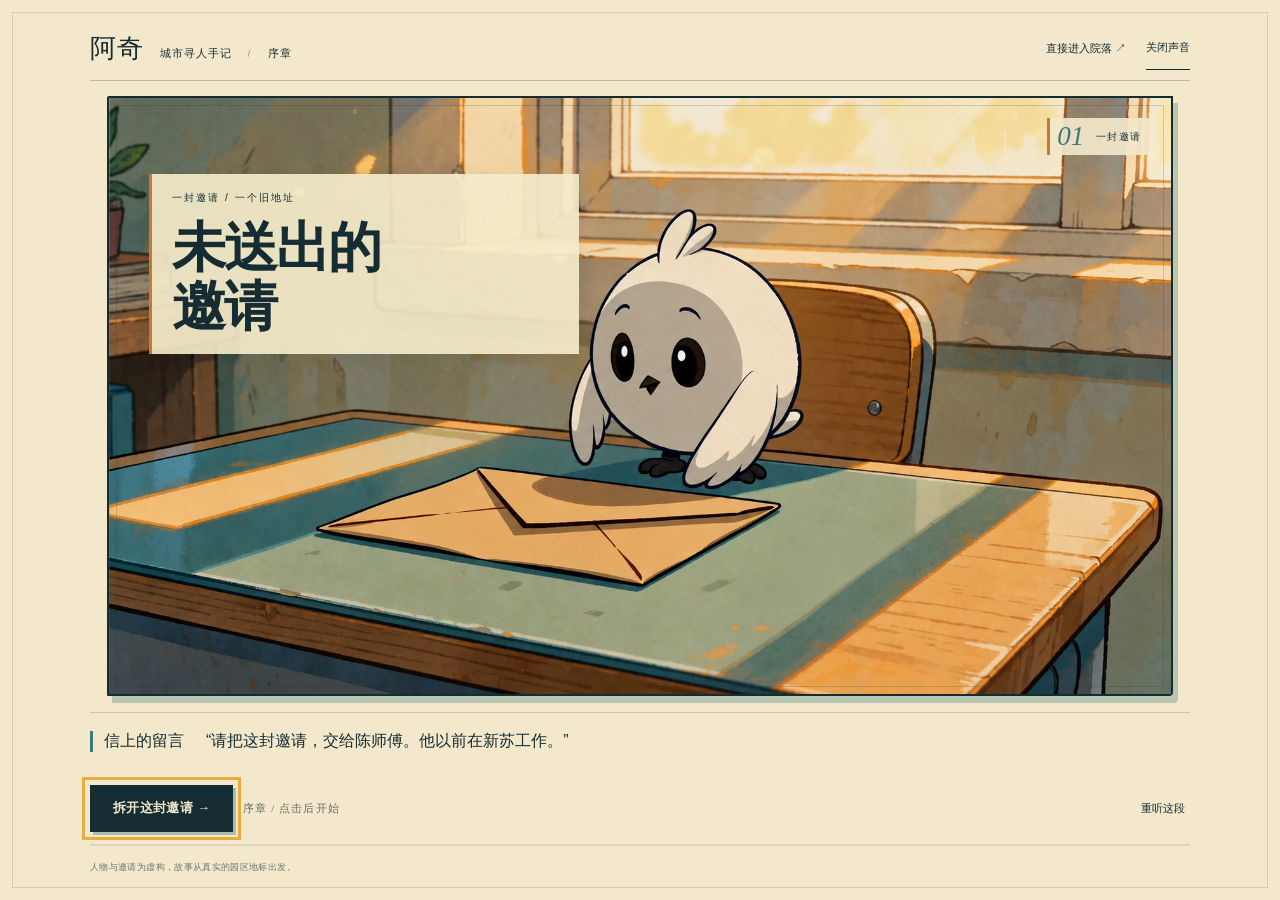
<file: index.html>
<!doctype html><html lang="zh-CN"><head><meta charset="utf-8"><meta name="viewport" content="width=device-width,initial-scale=1"><meta name="theme-color" content="#193c46"><title>阿奇 · 城市寻人手记</title><meta name="description" content="跟着阿奇，从厂房到湖岸，找回五张线索。苏州工业园区五章互动体验。"><meta http-equiv="refresh" content="0;url=./paper-case/xinsu/"></head><body style="background:#f3e8cc;color:#193c46;font-family:sans-serif;padding:3rem"><p>阿奇 · 城市寻人手记</p><a href="./paper-case/xinsu/">进入五章互动体验 →</a><script>location.replace('./paper-case/xinsu/')</script></body></html>
</file>
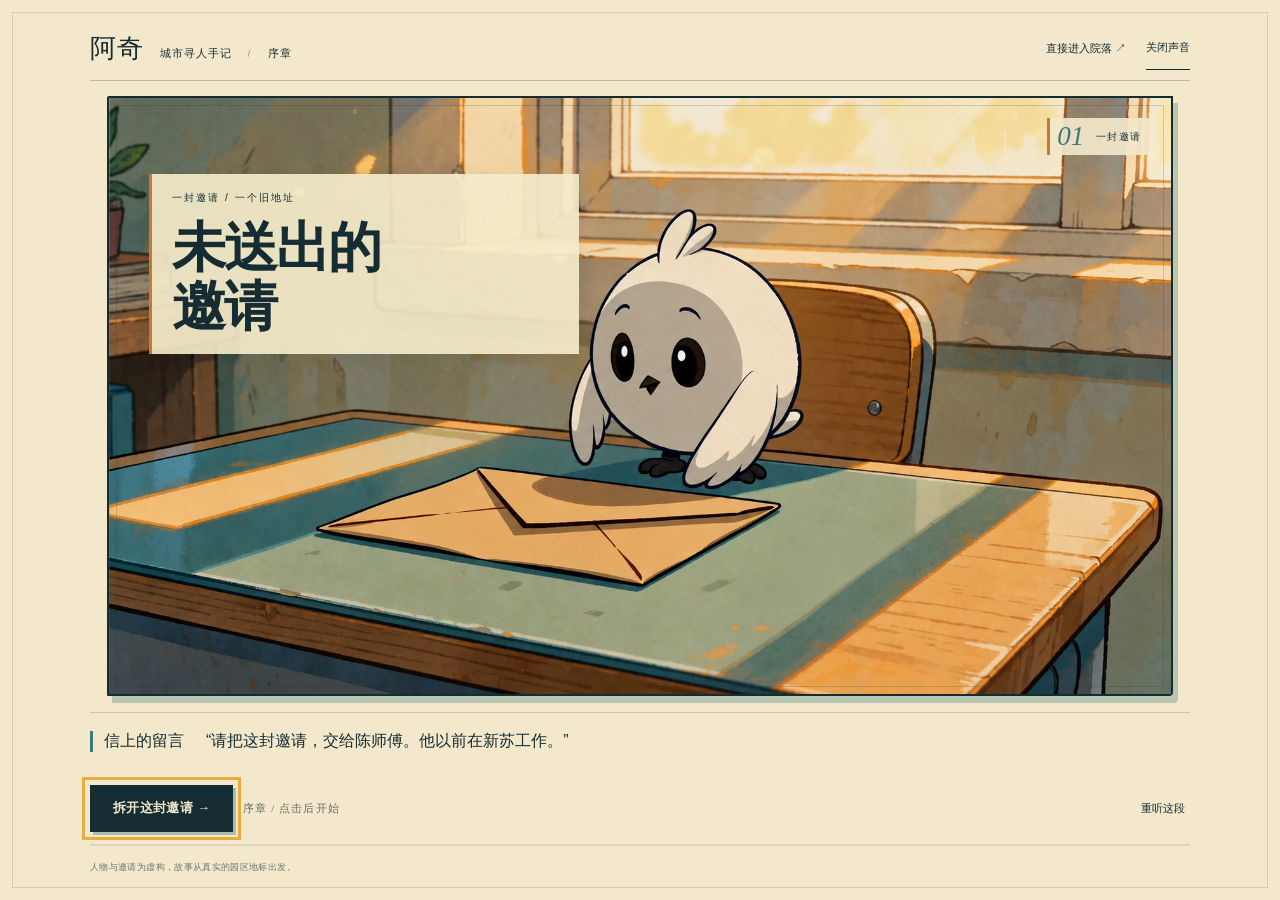
<file: paper-case/index.html>
<!doctype html><html lang="zh-CN"><head><meta charset="utf-8"><meta name="viewport" content="width=device-width,initial-scale=1"><meta name="theme-color" content="#193c46"><title>阿奇 · 城市寻人手记</title><meta name="description" content="跟着阿奇，从厂房到湖岸，找回五张线索。苏州工业园区五章互动体验。"><meta http-equiv="refresh" content="0;url=./xinsu/"></head><body style="background:#f3e8cc;color:#193c46;font-family:sans-serif;padding:3rem"><p>阿奇 · 城市寻人手记</p><a href="./xinsu/">进入五章互动体验 →</a><script>location.replace('./xinsu/')</script></body></html>
</file>
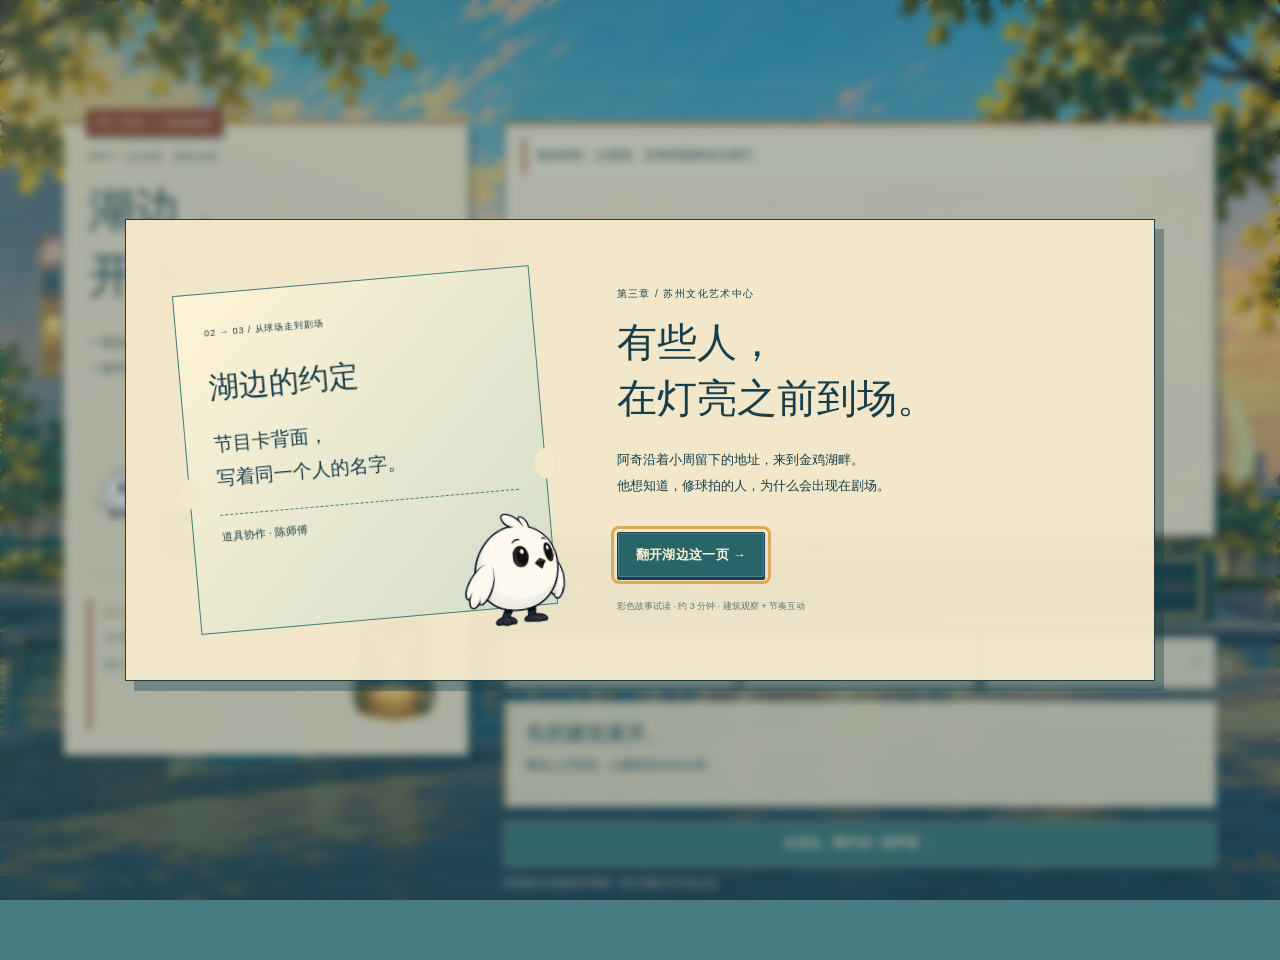
<file: paper-case/culture/index.html>
<!doctype html><html lang="zh-CN"><head><meta charset="utf-8"><meta name="viewport" content="width=device-width,initial-scale=1,viewport-fit=cover"><meta name="theme-color" content="#173e49"><title>湖边，开场了 · 阿奇城市寻人手记</title><link rel="stylesheet" href="./style.css"><link rel="stylesheet" href="../shared/experience.css"><link rel="stylesheet" href="./rhythm-v2.css"></head><body data-view="building">
<div class="world" aria-hidden="true"><img src="./assets/lakeside.jpg" alt=""><div class="ripple"></div><div class="light"></div><div class="leaves" id="leaves"></div></div>
<header><a class="brand" href="../neighbour/">阿奇<small>城市寻人手记</small></a><span class="chapter">03 <i></i> 苏州文化艺术中心</span><nav><button id="sound" aria-label="关闭音乐与音效" aria-pressed="true">♫ <span>声音开</span></button><button id="notebook">调查簿</button><button id="about" aria-label="地点与作品说明">ⓘ</button></nav></header>
<main>
<section id="building" aria-label="展开苏州文化艺术中心的建筑"><div class="story-column"><p class="eyebrow">2007 / 从生活，走向文化</p><h1>湖边，<br>开场了。</h1><p class="lede">一张合影，把阿奇带出厂房。<br>一张节目卡，又把他带到了湖边。</p><div class="talk" id="talk"><div class="aqi-portrait" aria-hidden="true"></div><div><strong id="speaker">阿奇</strong><p id="line" aria-live="polite">“这一回，陈师傅会在这里吗？”</p><button id="next-line" class="text-button">接着看 →</button></div></div><div class="chapter-stamp"><span>第三张线索</span><b>一张排练签</b><small>舞台之外，也有人让一场演出发生。</small></div></div>
<div class="architecture"><div class="model-sheet"><p id="model-note">拖动转轮，让弧墙、珍珠和园林依次展开。</p><canvas id="building-canvas" tabindex="0" aria-label="苏州文化艺术中心三维模型。拖动可转动视角，也可使用下面左右转动按钮。"></canvas><div id="building-fallback" hidden><svg viewBox="0 0 600 320" role="img" aria-label="文化艺术中心二维折页示意"><path d="M55 240V100Q300-10 545 100V240Q300 140 55 240" fill="#e1d6b9" stroke="#173e49" stroke-width="3"/><path d="M55 100Q300 240 545 100M55 135Q300 275 545 135M55 170Q300 310 545 170" fill="none" stroke="#64918d" stroke-width="2"/><ellipse cx="320" cy="233" rx="100" ry="63" fill="#fff1d1" stroke="#173e49" stroke-width="3"/></svg><span>当前使用二维折页示意</span></div><div class="camera-controls"><button id="model-left" aria-label="向左转动模型">↶</button><span>拖动换个角度</span><button id="model-right" aria-label="向右转动模型">↷</button><button id="model-reset">正面</button></div></div>
<div class="drive"><label for="growth"><span id="wheel" aria-hidden="true">⚙</span><b>展开这一页</b><output id="percent">0%</output></label><input id="growth" type="range" min="0" max="100" value="0" aria-label="文化艺术中心建筑展开进度"></div><div class="part-tabs" aria-label="观察建筑的三个意象"><button data-part="wall" disabled>01 一段墙 <span>↗</span></button><button data-part="pearl" disabled>02 一颗珍珠 <span>↗</span></button><button data-part="garden" disabled>03 一个园林 <span>↗</span></button></div><div class="part-story" id="part-story" role="status"><b>先把建筑展开。</b><p>这是阿奇要找的湖边剧场。完成三个观察，再去后台听听。</p></div><button id="enter-stage" disabled>去后台，帮忙试一段声音 →</button><p class="boundary">复用项目已有建筑程序模型 · 形态与园林为艺术化示意</p></div></section>
<section id="rehearsal" hidden aria-label="四轨节奏试音"><div class="rehearsal-heading"><div><p class="eyebrow">后台 / 一首歌，把灯慢慢接亮</p><h1>让这一场，亮起来。</h1></div><button id="back-building">← 再看建筑</button></div><div class="rehearsal-grid"><aside class="stage-story"><div class="mini-stage" id="mini-stage" aria-hidden="true"><div class="beams"><i></i><i></i><i></i><i></i></div><div class="stage-bird"></div><div class="curtain left"></div><div class="curtain right"></div><span>共筑 · 湖边的约定</span></div><div class="stage-caption"><span>陈师傅留下的工单 / 虚构故事</span><p>“支架修好了。正式开场前，<br>还得有人陪着试一段声音。”</p></div><p class="stage-meaning">有些人不站在聚光灯下，<br>却让聚光灯准时亮起。</p><div class="live-lyric"><small id="lyric-label">本章歌曲已接入 / 演奏提示</small><p id="lyric">先听四拍，再接住音符。</p></div><div class="legend"><span>短键轻点 · 长键按住到尾端</span><span>电脑 D / F / J / K</span><span>手机用手指按住对应琴键</span></div></aside><div class="rhythm-sheet"><div class="score-top"><span>接住 <b id="hits">0</b><small id="note-total">/ 24</small></span><span>连击 <b id="combo">0</b></span><span>得分 <b id="points">0</b></span></div><fieldset class="speed-picker"><legend>下落速度</legend><button type="button" data-speed="slow" aria-pressed="false">慢速</button><button type="button" data-speed="medium" aria-pressed="true">中速</button><button type="button" data-speed="fast" aria-pressed="false">快速</button><small id="speed-note">中速 · 歌曲保持原速</small></fieldset><div class="play-rule"><span><i class="tap-sample" aria-hidden="true"></i><b>短键 · 点一下</b></span><span><i class="hold-sample" aria-hidden="true"></i><b>长键 · 按住到尾端</b></span></div><canvas id="score-canvas" tabindex="0" aria-label="四列短键与长键缓缓落下。短键轻点，长键按住D F J K或下方琴键，到尾巴经过金线再松开。"></canvas><div class="piano-keys" role="group" aria-label="四轨琴键"><button data-lane="0" aria-label="第一轨 D">D<small>第一轨</small></button><button data-lane="1" aria-label="第二轨 F">F<small>第二轨</small></button><button data-lane="2" aria-label="第三轨 J">J<small>第三轨</small></button><button data-lane="3" aria-label="第四轨 K">K<small>第四轨</small></button></div><div class="hold-readout"><span id="hold-status" role="status">短键轻点；长键按住，到尾巴经过金线再松开。</span><b>长键 <em id="long-hits">0 / 7</em></b></div><div class="transport"><button id="play">开始试音 ♪</button><button id="pause" disabled>暂停</button><button id="retry" hidden>再来一次 ↻</button><button id="stop-run">回建筑</button><button id="session-sound" aria-label="关闭音乐与音效" aria-pressed="true">♫ <span>声音开</span></button></div><div class="song-progress"><progress id="song-progress" max="45.7386875" value="0" aria-label="乐曲进度"></progress><span id="time">0:00 / 0:45</span></div><p id="game-message" role="status">原曲正常速度播放。短键轻点，长键按住到尾端；漏拍不用重来。</p><button id="listen" class="text-button">想先熟悉旋律？听乐队试一遍 ↗</button><div id="result" class="result" hidden><b id="result-title"></b><p id="result-text"></p><button id="collect">收好陈师傅的排练签 →</button></div></div></div></section>
<section id="finish" class="finish" hidden><p class="eyebrow">03 / 留在舞台背后的名字</p><h1>这一场，<br>也有他的那一份。</h1><div class="rehearsal-pass"><div class="pass-stamp">阿奇<br>城市寻人手记</div><small>共筑 · 排练签 / 虚构故事证物</small><h2>灯亮之前。</h2><blockquote>“把台子搭稳，<br>让别人放心站上去。”</blockquote><p>道具协作：陈师傅</p><span id="pass-record"></span></div><p class="finish-copy">从厂里的修理，到邻里的一支球拍，<br>再到这一场演出——手艺，也在连接人。</p><div class="finish-actions"><button id="export">保存这一页线索 ↗</button><button id="again">回去再弹一遍</button></div><p class="next-station">排练签背面还有一行小字：“观察片，记得还回去。”</p><a class="next-chapter" href="../nano/">翻到下一页 · 苏州纳米城 →</a><a class="previous-chapter" href="../neighbour/">← 回到邻里中心</a></section>
</main>
<section id="opening" class="opening" aria-label="第三章开场"><div class="opening-panel"><div class="ticket"><small>02 → 03 / 从球场走到剧场</small><h2>湖边的约定</h2><p>节目卡背面，<br>写着同一个人的名字。</p><span>道具协作 · 陈师傅</span><div class="ticket-bird" aria-hidden="true"></div></div><div class="opening-copy"><p class="eyebrow">第三章 / 苏州文化艺术中心</p><h1>有些人，<br>在灯亮之前到场。</h1><p>阿奇沿着小周留下的地址，来到金鸡湖畔。<br>他想知道，修球拍的人，为什么会出现在剧场。</p><button id="begin">翻开湖边这一页 →</button><small>彩色故事试读 · 约 3 分钟 · 建筑观察 + 节奏互动</small></div></div></section>
<dialog id="notebook-dialog"><button data-close class="close" aria-label="合上调查簿">×</button><p class="eyebrow">第三章调查簿</p><h2>这一页留下什么？</h2><div id="evidence"></div><button id="reset" class="text-button">重读本章（保留前两章）</button></dialog>
<dialog id="about-dialog"><button data-close class="close" aria-label="关闭地点说明">×</button><p class="eyebrow">地点与作品说明</p><h2>从制造空间，走向文化生活。</h2><p>苏州文化艺术中心位于金鸡湖畔，2007年开业。保罗·安德鲁的建筑设计以“一颗珍珠、一段墙和一个园林”为核心理念。本章借建筑与试音，讲述园区生活中文化空间的意义。</p><p>阿奇、陈师傅、修道具、工单、排练签与这场演出都是项目虚构故事。模型复用本项目精修几何，比例、屏网和景观为艺术化示意，不是建筑实测复原。湖畔插画由内置 image_gen 参考形态辅助原创绘制，参考摄影不进入运行包。</p><p>阿奇沿用本项目原创幼鹭图集，一对侧翼就是前肢；未重新生成有额外手臂的形象。本章新台词暂用字幕，等待用户按配音文本提供原声。本章使用用户提供的约46秒歌曲录音，已去除文件元数据并转码；歌曲不变速，谱面按录音瞬态稀疏编排为短键与长键。演奏提示不是逐字歌词。击键、倒数与完成音效为程序生成，不使用“钢琴块”的代码或美术。</p><p>短键需要点准；长键需要持续按住，到尾端才计分，提前松开会漏掉这一键。按住会持续点亮对应琴键与舞台。谱面不是随机下落。暂停会同时停住音乐与谱面。可选择明确标注的乐队试听模式，试听与手动记录分开。没有账号、上传、摄像头或第三方统计。</p><a href="https://jinjilake.sipac.gov.cn/zuixinzixun_article-342-4416.html" target="_blank" rel="noopener">金鸡湖景区：文化地标改变一座城 ↗</a><a href="https://www.mct.gov.cn/whzx/qgwhxxlb/js/201111/t20111121_781876.htm" target="_blank" rel="noopener">文化和旅游部：文化艺术中心的“苏州模式” ↗</a></dialog>
<dialog id="export-dialog"><button data-close class="close" aria-label="关闭线索图片">×</button><p class="eyebrow">我的湖畔线索 / 1080 × 1350 PNG</p><h2>把这一束光带走。</h2><img id="export-image" alt="阿奇与苏州文化艺术中心的排练签明信片"><a id="download-image" download="阿奇-苏州文化艺术中心-排练签.png">保存 PNG 图片 ↗</a><p>手机也可长按图片保存，图片在本机生成。</p></dialog>
<div id="toast" role="status"></div><script type="module" src="./app.js"></script></body></html>
</file>
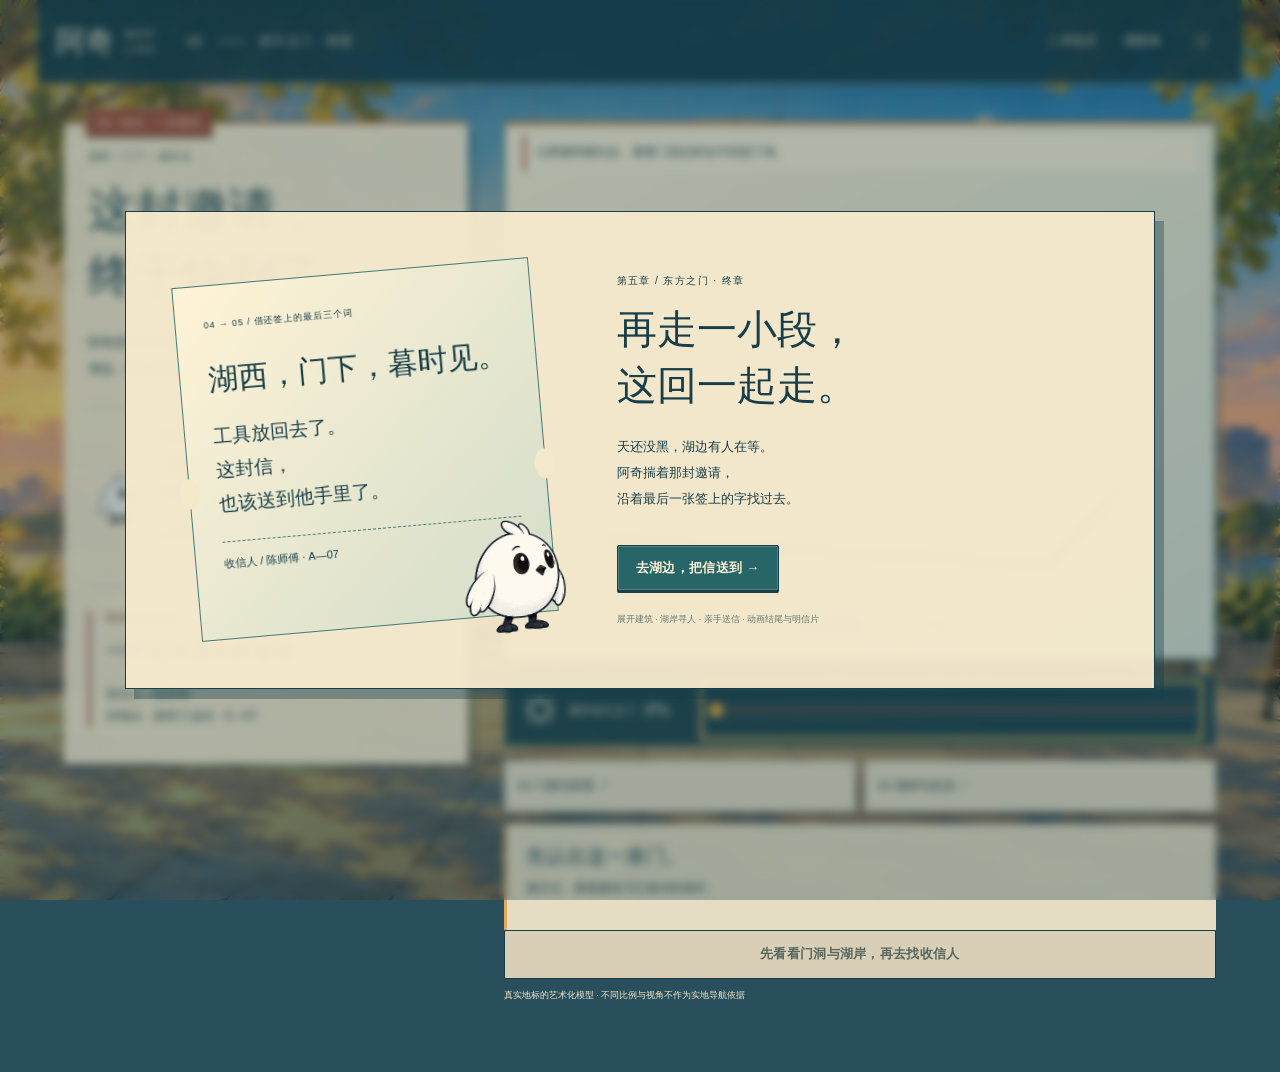
<file: paper-case/gate/index.html>
<!doctype html><html lang="zh-CN"><head><meta charset="utf-8"><meta name="viewport" content="width=device-width,initial-scale=1,viewport-fit=cover"><meta name="theme-color" content="#173e49"><title>这封邀请，终于送到了 · 阿奇城市寻人手记</title><link rel="stylesheet" href="../culture/style.css"><link rel="stylesheet" href="../shared/experience.css"><link rel="stylesheet" href="./style.css"></head><body data-view="building">
<div class="world gate-world" aria-hidden="true"><img src="./assets/lakeside.jpg" alt=""><div class="light"></div><canvas id="atmosphere"></canvas></div>
<header><a class="brand" href="../nano/">阿奇<small>城市寻人手记</small></a><span class="chapter">05 <i></i> 东方之门 · 终章</span><nav><button id="sound" aria-pressed="true" aria-label="关闭全部声音">♫ <span>声音开</span></button><button id="notebook">调查簿</button><button id="about" aria-label="地点与素材说明">ⓘ</button></nav></header>
<main>
<section id="building" aria-label="展开东方之门"><div class="story-column"><p class="eyebrow">湖西 / 门下 / 暮时见</p><h1>这封邀请，<br>终于快到了。</h1><p class="lede">阿奇把借还签放回调查簿。<br>湖边，那座很高的门已经亮起了灯。</p><div class="talk"><div class="aqi-portrait" aria-hidden="true"></div><div><strong>阿奇</strong><p>“旧地址找了，新地址也找了。这回，总该见到他了吧。”</p><div class="voice-tools"><span class="voice-status" role="status">配音随对白播放</span><button data-voice-replay disabled>重听这句 ↻</button></div></div></div><div class="note-card"><small>随身带来的东西</small><b>一封还没送出的邀请</b><p>收信人：陈师傅<br>旧地址：新苏工业坊 · A—07</p></div></div>
<div class="architecture"><div class="model-sheet"><p id="model-note">让两侧塔楼长起，看看门洞怎样在中间留下来。</p><canvas id="building-canvas" tabindex="0" aria-label="东方之门三维模型，拖动调整视角，或使用下方左右按钮"></canvas><div id="building-fallback" hidden><svg viewBox="0 0 600 400" role="img" aria-label="东方之门双塔与上部连结的二维示意"><path d="M180 365L150 45H450L420 365H350L345 210Q340 95 300 90Q260 95 255 210L250 365Z" fill="#819eaa" stroke="#173e49" stroke-width="3"/><path d="M155 65H445M160 85H440M165 105H258M342 105H435M170 135H250M350 135H430M174 165H247M353 165H426M177 195H244M356 195H423M180 225H242M358 225H420M183 255H240M360 255H417M186 285H238M362 285H414M189 315H237M363 315H411" stroke="#e9d9b3" stroke-width="3"/></svg><span>二维建筑降级展示，仍可展开并继续故事。</span></div><div class="camera-controls"><button id="model-left" aria-label="向左转动模型">↶</button><span>拖动换个角度</span><button id="model-right" aria-label="向右转动模型">↷</button><button id="model-reset">正面</button></div></div><div class="drive"><label for="growth"><span id="wheel" aria-hidden="true">⚙</span><b>展开东方之门</b><output id="percent">0%</output></label><input id="growth" type="range" min="0" max="100" value="0" aria-label="东方之门展开进度"></div><div class="part-tabs"><button data-part="arch" disabled>01 门洞与双塔 ↗</button><button data-part="lake" disabled>02 湖岸与生活 ↗</button></div><div class="part-story" id="part-story" role="status"><b>先认出这一座门。</b><p>展开后，看看建筑与它面对的湖岸。</p></div><button id="enter-search" disabled>沿着湖岸，去找收信人 →</button><p class="boundary">真实地标的艺术化模型 · 不同比例与视角不作为实地导航依据</p></div></section>
<section id="search" hidden aria-label="在湖边寻找陈师傅"><div class="scene-title"><p class="eyebrow">最后一段寻人 / 不计时，慢慢问</p><h1>他就在这里的某个地方。</h1><p id="search-task">换个位置看看，也可以拿出工牌上的肖像对照。</p></div><div class="search-layout"><div class="search-stage" id="search-stage" data-place="walk"><div class="search-backdrop"></div><div class="scene-glimmer"></div><span class="place-sign" id="place-label">湖边步道</span><div class="stage-walkers" aria-hidden="true"><i></i><i></i></div><button class="person" data-person="runner"><span class="person-cutout runner"></span><b>问问这位跑友 ↗</b></button><button class="person" data-person="volunteer" hidden><span class="person-cutout volunteer"></span><b>有人在整理签到册 ↗</b></button><button class="person" data-person="chen" hidden><span class="person-cutout chen"></span><b>看看背工具包的人 ↗</b></button><div class="scene-aqi" aria-hidden="true"><i></i></div><span class="stage-edge-note">场景为结合实景特征的插画演绎</span></div><aside class="search-notes"><small>随身调查簿 / A—07</small><h2>不是认一栋楼，<br>是认一个人。</h2><button id="old-photo" class="photo-object"><img src="../xinsu/assets/chen-portrait-v4.png" alt="旧工牌肖像：圆眼镜、浅色工作衬衫、肩上的工具包"><span>第一章的工牌肖像 ↗</span></button><p id="search-note">旧工牌上，他戴着圆眼镜，肩上背着工具包。</p><button id="search-hint" class="text-button">还没找到？给一点提示</button></aside></div><div class="place-tabs" role="group" aria-label="切换湖岸场景"><button data-place="walk" aria-pressed="true">01 湖边步道</button><button data-place="square" aria-pressed="false">02 集合处</button><button data-place="bench" aria-pressed="false">03 长椅旁</button></div><button id="to-delivery" hidden>是他！把邀请交给陈师傅 →</button><button id="back-building" class="text-button">← 回看东方之门</button></section>
<section id="delivery" hidden aria-label="将邀请交给陈师傅"><div class="delivery-heading"><p class="eyebrow">一封邀请 / 一个终于见到的人</p><h1>陈师傅，信是给你的。</h1></div><div class="delivery-layout"><div class="meeting-portrait"><span class="person-cutout chen"></span><span class="meeting-aqi"></span><p id="meeting-line">阿奇：“我去了四个地方，怎么都说你刚走？”</p><div class="voice-tools"><span class="voice-status" role="status">配音随对白播放</span><button data-voice-replay disabled>重听这句 ↻</button></div><button id="meeting-next">接着聊 →</button></div><div class="letter-panel"><small>从第一章，带到这里</small><div class="handoff" id="handoff"><span class="handoff-from">阿奇</span><span class="handoff-to">陈师傅</span><span class="handoff-track" aria-hidden="true"></span><button id="envelope" role="slider" aria-label="把邀请向右递给陈师傅，也可使用左右方向键" aria-valuemin="0" aria-valuemax="100" aria-valuenow="0"><span class="envelope-fold"></span><small>致 陈师傅</small><i>邀</i></button></div><label class="letter-range" for="letter-position"><span>向右递出邀请</span><input id="letter-position" type="range" min="0" max="100" value="0" aria-label="递出邀请的进度"></label><p id="delivery-status" role="status">拖动信封，或用下面的滑条，把信交到他手里。</p><button id="read-letter" disabled>先把邀请交给他</button><article class="invitation" id="invitation" hidden><small>湖边城市接力 / 故事中的邀请</small><h2>陈师傅，一起走下一程。</h2><p>球拍修好了，台子搭稳了，<br>展台的灯也亮了。</p><p>今天还有一件事，想请你帮忙：<br><strong>把工具包放一放，和我们一起出发。</strong></p><p class="signature">湖边见。<br>—— 那些受过你照顾的人</p><button id="to-route">把这一路，接到一起 →</button></article></div></div></section>
<section id="route-view" hidden aria-label="接起五站城市手记"><div class="scene-title"><p class="eyebrow">一起出发前 / 最后一笔</p><h1>把最后这一程，接上。</h1><p>拖动阿奇，沿着最后一段路线走到门下；也可以使用下方滑条。</p></div><div class="route-book"><div class="book-spine" aria-hidden="true"></div><div class="route-stops" id="route-stops"></div><div class="last-mile" id="last-mile"><div class="last-mile-track"></div><span>纳米城</span><strong>东方之门</strong><button id="route-aqi" aria-label="向右拖动阿奇到东方之门，左右方向键也能移动" role="slider" aria-valuemin="0" aria-valuemax="100" aria-valuenow="0"><i></i></button></div><label class="route-control" for="route-position"><span>最后一程</span><input id="route-position" type="range" min="0" max="100" value="0" aria-label="最后一段路线进度"></label><p id="route-status" role="status">四张线索，都指向了今天的相见。</p><button id="start-ending" disabled>接上路线，一起出发</button></div></section>
<section id="ending-view" hidden aria-label="五站同行结尾动画"><div class="film-top"><span>尾声 / 这一次，一起走</span><button id="film-pause">暂停动画</button><button id="film-replay">从头看</button></div><div class="ending-film" id="ending-film" data-shot="0"><canvas id="ending-canvas" aria-label="连续动画：邀请展开为五站纸景，阿奇与陈师傅及同行者走入湖岸，最后镜头拉远到摊开的手记"></canvas><div class="film-caption"><small id="film-label"></small><h2 id="film-title"></h2><p id="film-line" aria-live="polite"></p><div class="voice-tools"><span class="voice-status" role="status">配音随对白播放</span><button data-voice-replay disabled>重听这句 ↻</button></div></div><div class="film-still" id="film-still" hidden></div></div><div class="film-bottom"><progress id="film-progress" max="31" value="0" aria-label="结尾动画进度"></progress><span id="film-time">0:00 / 0:31</span><button id="film-next">下一段 →</button></div><p id="photo-note">动画结束后，由你按下快门，留下这张合影。</p><button id="take-photo" disabled>等大家站好，拍一张合影</button></section>
<section id="souvenir" hidden aria-label="五站明信片与结局合影"><div class="souvenir-heading"><p class="eyebrow">邀请已送达 / 五站同行</p><h1>这一路，有你的一份。</h1><p>挑一张你喜欢的带走，也可以保存最后的合影。</p></div><div class="souvenir-layout"><div class="postcard-preview"><canvas id="postcard-canvas" aria-label="当前选择的明信片预览"></canvas></div><div class="souvenir-options"><div id="postcard-choices" role="group" aria-label="选择明信片地点"></div><label for="postcard-note">留一句话 <small>最多24字，可留空</small></label><input id="postcard-note" maxlength="24" placeholder="今天，和园区一起走了一程。"><button id="export-card">保存所选明信片 ↗</button><button id="export-photo">保存结局合影 ↗</button><button id="read-book">翻开五站手记 ↗</button><button id="watch-ending" class="text-button">再看一次结尾动画</button><a class="text-button" href="../xinsu/">回到故事的起点 ↗</a></div></div></section>
</main>
<section id="opening" class="opening" aria-label="终章开场"><div class="opening-panel"><div class="ticket gate-ticket"><small>04 → 05 / 借还签上的最后三个词</small><h2>湖西，门下，暮时见。</h2><p>工具放回去了。<br>这封信，<br>也该送到他手里了。</p><span>收信人 / 陈师傅 · A—07</span><div class="ticket-bird" aria-hidden="true"></div></div><div class="opening-copy"><p class="eyebrow">第五章 / 东方之门 · 终章</p><h1>再走一小段，<br>这回一起走。</h1><p>天还没黑，湖边有人在等。<br>阿奇揣着那封邀请，<br>沿着最后一张签上的字找过去。</p><button id="begin">去湖边，把信送到 →</button><small>展开建筑 · 湖岸寻人 · 亲手送信 · 动画结尾与明信片</small></div></div></section>
<dialog id="person-dialog"><button class="close" data-close aria-label="结束交谈">×</button><p class="eyebrow">湖边问路 / 看一看，再聊一聊</p><div class="person-dialog-layout"><div class="person-display"><span class="person-cutout" id="person-image"></span></div><div><h2 id="person-name"></h2><p id="person-line"></p><div class="voice-tools"><span class="voice-status" role="status">配音随对白播放</span><button data-voice-replay disabled>重听这句 ↻</button></div><button id="compare-person">拿旧工牌，比一比 ↗</button><p id="comparison" role="status"></p><div id="questions" hidden><p>再问一句，确认一下：</p><button data-question="tape">问问球拍上的胶带角</button><button data-question="race">问问今天跑了多少公里</button></div><p id="question-feedback" role="status"></p><button id="person-done" data-close>再到别处看看</button></div></div></dialog>
<dialog id="photo-dialog"><button class="close" data-close aria-label="收好工牌">×</button><p class="eyebrow">从新苏工业坊带来的旧工牌</p><h2>认得出他吗？</h2><img src="../xinsu/assets/chen-portrait-v4.png" class="old-portrait" alt="陈师傅的旧工牌肖像"><p>圆眼镜，浅色衬衫，肩上背着工具包。<br>比起照片，人也许变了一点。</p><small>项目虚构人物肖像，并非真实工人档案。</small></dialog>
<dialog id="notebook-dialog"><button class="close" data-close aria-label="合上调查簿">×</button><p class="eyebrow">最后一页 / 邀请送到了吗？</p><h2>一路留下的东西。</h2><div id="evidence"></div><button id="reset" class="text-button">重读终章（保留前四章）</button></dialog>
<dialog id="about-dialog"><button class="close" data-close aria-label="关闭地点说明">×</button><p class="eyebrow">真实地点 / 原始参考与故事边界</p><h2>在真实的湖岸上，讲一个虚构的相见。</h2><p>东方之门位于金鸡湖西岸。公开景区资料以它的门形和湖岸景观介绍园区门户；环湖步道连接了多处文化、休闲与城市地标。本章借这一公共生活背景，作为五站旅程的集合地点。</p><p>真实形态参考：东方之门正面实景照片 DvTor8303 / Wikimedia Commons（原素材目录记录为 CC0 1.0）；本章背景由 imagegen 参照建筑形态原创绘制，不把生成插画当作实景照片。建筑观察页保留隔湖全景，寻人与结尾使用湖西步道近景：花岗岩铺装、弧形步道、木质设施与柱形灯杆参考景区公开资料。两者均为艺术化取景，不代表同一机位，也不作实地路线导航。</p><p>陈师傅、邀请、城市接力、问路人物与聚会都是项目虚构。模型复用已精修的东方之门程序几何，不是测绘复原。人物沿用本项目设定；阿奇为原创幼鹭形象，只有一对作为前肢的侧翼，并非官方吉祥物。</p><p>结尾是可暂停、重看、分段观看的 Canvas 连续动画，纸景、角色位移、镜头和光影由代码驱动。音乐使用用户提供的原有开场与发现配乐；效果音程序生成。阿奇与陈师傅使用用户提供的8段原声，网页自动随对白播放并在讲话时降低音乐；问路配角和手记旁白保留字幕。录音仅在本机做响度整理，没有更换或克隆声线。</p><a href="https://jinjilake.sipac.gov.cn/zuixinzixun_article-342-4252.html" target="_blank" rel="noopener">金鸡湖景区：地标、步道与文化生活 ↗</a><a href="https://cgj.suzhou.gov.cn/srsz/qxdt/202504/84be0326c6a5453fb967b8edf7ac5e52.shtml" target="_blank" rel="noopener">苏州城管：湖西门户组团与滨水夜景 ↗</a><a href="https://jinjilake.sipac.gov.cn/zuixinzixun_article-342-3898.html" target="_blank" rel="noopener">金鸡湖景区：湖西花境大道的原始环境资料 ↗</a><a href="https://commons.wikimedia.org/wiki/File:Gate_to_the_East_20260414_(2).jpg" target="_blank" rel="noopener">东方之门原始实景照片 ↗</a></dialog>
<dialog id="export-dialog"><button class="close" data-close aria-label="关闭导出图片">×</button><p class="eyebrow" id="export-label">本机生成 / PNG</p><h2>把今天这一页带走。</h2><img id="export-image" alt="所选的阿奇五站旅行纪念图片"><a id="download-image" download="阿奇-五站同行.png">保存 PNG 图片 ↗</a><p>手机也可以长按图片保存。图片在本机生成，不上传。</p></dialog>
<dialog id="book-dialog"><button class="close" data-close aria-label="合上五站手记">×</button><p class="eyebrow">五站手记 / 可随时回到对应章节</p><h2>每一站，都有人记得他。</h2><div id="book-page"></div><div class="book-controls"><button id="book-prev">← 前一页</button><span id="book-count"></span><button id="book-next">后一页 →</button></div></dialog>
<div id="toast" role="status"></div><script type="module" src="./app.js"></script></body></html>
</file>
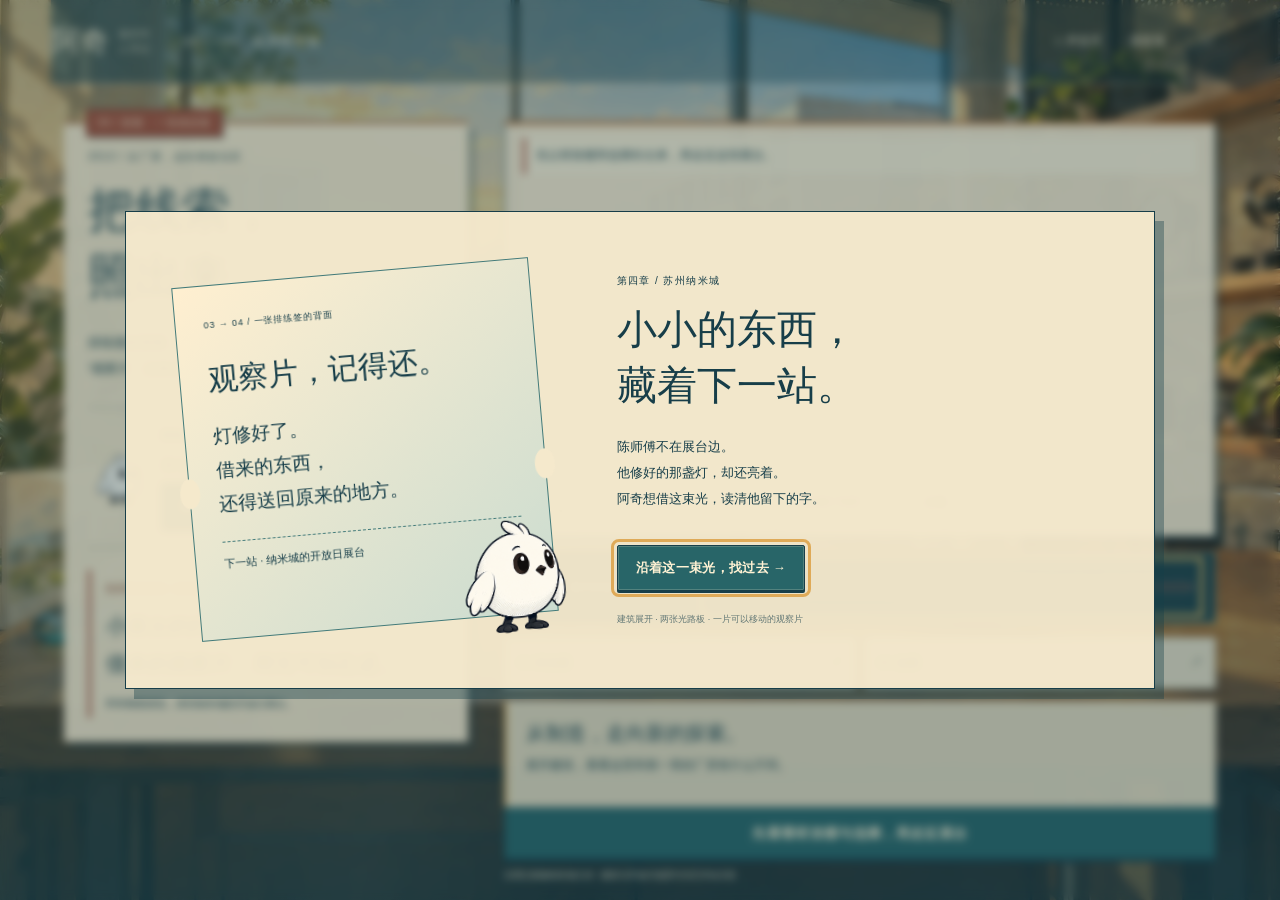
<file: paper-case/nano/index.html>
<!doctype html><html lang="zh-CN"><head><meta charset="utf-8"><meta name="viewport" content="width=device-width,initial-scale=1,viewport-fit=cover"><meta name="theme-color" content="#173e49"><title>把线索照出来 · 阿奇城市寻人手记</title><link rel="stylesheet" href="../culture/style.css"><link rel="stylesheet" href="../shared/experience.css"><link rel="stylesheet" href="./style.css"></head><body data-view="building">
<div class="world nano-world" aria-hidden="true"><img src="./assets/workbench.jpg" alt=""><div class="light"></div><div class="window-glint"></div></div>
<header><a class="brand" href="../culture/">阿奇<small>城市寻人手记</small></a><span class="chapter">04 <i></i> 苏州纳米城</span><nav><button id="sound" aria-pressed="true" aria-label="关闭音乐与音效">♫ <span>声音开</span></button><button id="notebook">调查簿</button><button id="about" aria-label="地点与作品说明">ⓘ</button></nav></header>
<main>
<section id="building" aria-label="展开苏州纳米城建筑"><div class="story-column"><p class="eyebrow">2013 / 从厂房，走向研发社区</p><h1>把线索，<br>照出来。</h1><p class="lede">排练签的背面，还有一行小字：<br>“观察片，记得还回去。”</p><div class="talk"><div class="aqi-portrait" aria-hidden="true"></div><div><strong id="speaker">阿奇</strong><p id="line" aria-live="polite"></p><button id="next-line" class="text-button">接着看 →</button></div></div><div class="note-card"><span>陈师傅的便笺 / 虚构故事</span><p>小展台的灯修好了。<br>借来的观察片，用完可别忘还。</p><small>阿奇顺着便笺，来到纳米城的开放日展台。</small></div></div>
<div class="architecture"><div class="model-sheet"><p id="model-note">先让研发楼和连廊长出来，再走近这张展台。</p><canvas id="building-canvas" tabindex="0" aria-label="苏州纳米城庭院三维模型。拖动转动视角，或用下方左右按钮观察。"></canvas><div id="building-fallback" hidden><svg viewBox="0 0 600 320" role="img" aria-label="纳米城研发楼群的二维示意"><path d="M45 280V90H220V280M380 280V90H555V280M225 200H375V235H225" fill="#e9dfc3" stroke="#173e49" stroke-width="4"/><path d="M65 120H200M65 150H200M65 180H200M400 120H535M400 150H535M400 180H535" stroke="#427a79" stroke-width="9"/><path d="M50 285H550" stroke="#a7b899" stroke-width="20"/></svg><span>当前显示二维建筑示意，仍可展开并观察。</span></div><div class="camera-controls"><button id="model-left" aria-label="向左转动模型">↶</button><span>拖动换个角度</span><button id="model-right" aria-label="向右转动模型">↷</button><button id="model-reset">正面</button></div></div><div class="drive"><label for="growth"><span id="wheel" aria-hidden="true">⚙</span><b>展开研发社区</b><output id="percent">0%</output></label><input id="growth" type="range" min="0" max="100" value="0" aria-label="纳米城建筑展开进度"></div><div class="part-tabs" aria-label="观察研发社区"><button data-part="lab" disabled>01 研发楼 <span>↗</span></button><button data-part="link" disabled>02 连廊 <span>↗</span></button></div><div class="part-story" id="part-story" role="status"><b>从制造，走向新的探索。</b><p>展开建筑，看看这里和第一章的厂房有什么不同。</p></div><button id="enter-board" disabled>走近开放日展台 →</button><p class="boundary">沿用已精修纳米城几何 · 建筑与开放日场景均为艺术化示意</p></div></section>
<section id="board-view" class="optics-scene" hidden aria-label="旋转镜片的光路解谜"><div class="scene-heading"><div><p class="eyebrow">开放日展台 / 光走到哪里，哪里才看得见</p><h1>替他，把这盏灯调好。</h1></div><button id="back-building">← 再看建筑</button></div><p class="board-instruction">点击 ↻ 转动镜片，让光经过两处圆圈，最后到“收”。</p><div class="optics-layout"><aside class="case-note"><span class="file-label">借用记录 / 04</span><h2 id="round-name">先让光转个弯</h2><div class="aqi-note"><i aria-hidden="true"></i><p id="board-line">陈师傅只画了两个空圈。光得经过它们，再到右边的接收孔。</p></div><ol><li>点带旋转标记的镜片，让它转向。</li><li>把光引过两处圆圈，最后送进“收”。</li><li>两处都亮了，就能打开观察片抽屉。</li></ol><div class="sensor-list"><span id="sensor-0">○ 标记一</span><span id="sensor-1">○ 标记二</span></div><div id="beam-status" class="beam-status" role="status">先看看光在哪一面出了界。</div><div class="board-actions"><button id="board-reset" class="text-button">重置本张光路</button></div><small>这是故事里的光学演示板，不是纳米技术的工艺模拟。</small></aside><div class="board-sheet"><div class="board-caption"><b id="round-number">光路 1 / 2</b><span>慢慢试，不计时。</span><button id="board-hint">给一点提示 ↗</button></div><div class="optics-board" id="board-panel"><canvas id="beam-canvas" aria-label="光线实时经过镜片与两个标记点。使用叠放的镜片按钮旋转。"></canvas><div id="mirror-buttons" role="group" aria-label="可旋转镜片"></div></div><div class="mirror-key"><span>光：从左侧进入</span><span>↻：点击旋转镜片</span><span>收：接收孔</span></div><button id="confirm-board" disabled>先把两处标记都点亮</button></div></div></section>
<section id="reveal-view" class="reveal-scene" hidden aria-label="移动观察片寻找文字"><p class="eyebrow">抽屉开了 / 借来的观察片</p><h1>看不见，<br>不等于没有留下。</h1><div class="reveal-copy"><span class="small-bird" aria-hidden="true"></span><p>“原来他把字写在这里了。”<br><small>拖动观察片，看看花纹下面的两个位置。</small></p></div><div class="lens-sheet"><canvas id="lens-canvas" tabindex="0" aria-label="拖动圆形观察片，寻找花纹下的两处隐藏文字。也可以使用下方滑条和左右方向键。"></canvas><label class="lens-control" for="lens-position"><span>移动观察片</span><input id="lens-position" type="range" min="5" max="95" step="5" value="15" aria-label="观察片水平位置"></label></div><div class="word-slips" aria-live="polite"><span id="fragment-0">第一处 · 还没读清</span><span id="fragment-1">第二处 · 还没读清</span></div><p id="lens-status" role="status">沿着花纹，慢慢找两个地方。</p><button id="collect" disabled>先把两处文字都读清</button><button id="back-board" class="text-button">← 再看看光路板</button></section>
<section id="finish" class="finish" hidden><p class="eyebrow">04 / 让好奇心有一个落脚点</p><h1>原来，他也在这里<br>留过一束光。</h1><div class="return-slip"><small>开放日器材借还签 / 虚构故事证物</small><span class="slip-bird" aria-hidden="true"></span><h2>借来的，好好还。</h2><blockquote>“修的是一盏灯，<br>点亮的是孩子们的好奇心。”</blockquote><p>器材协作：陈师傅</p><div class="slip-location">湖西 <i>·</i> 门下 <i>·</i> 暮时见</div></div><p class="finish-copy">从生产的厂房、下班后的球场，<br>到一场演出，再到一张科普展台。<br>他留下的，不只是一双会修东西的手。</p><div class="finish-actions"><button id="export">保存这一页借还签 ↗</button><button id="again">再看一次光路</button></div><button id="next-clue" class="text-button">下一站，会是哪座门？ ↗</button></section>
</main>
<section id="opening" class="opening" aria-label="第四章开场"><div class="opening-panel"><div class="ticket nano-ticket"><small>03 → 04 / 一张排练签的背面</small><h2>观察片，记得还。</h2><p>灯修好了。<br>借来的东西，<br>还得送回原来的地方。</p><span>下一站 · 纳米城的开放日展台</span><div class="ticket-bird" aria-hidden="true"></div></div><div class="opening-copy"><p class="eyebrow">第四章 / 苏州纳米城</p><h1>小小的东西，<br>藏着下一站。</h1><p>陈师傅不在展台边。<br>他修好的那盏灯，却还亮着。<br>阿奇想借这束光，读清他留下的字。</p><button id="begin">沿着这一束光，找过去 →</button><small>建筑展开 · 两张光路板 · 一片可以移动的观察片</small></div></div></section>
<dialog id="notebook-dialog"><button data-close class="close" aria-label="合上调查簿">×</button><p class="eyebrow">第四章调查簿</p><h2>这一页留下什么？</h2><div id="evidence"></div><button id="reset" class="text-button">重读本章（保留前三章）</button></dialog>
<dialog id="about-dialog"><button data-close class="close" aria-label="关闭地点说明">×</button><p class="eyebrow">地点与作品说明</p><h2>给新的探索，一个共同的地方。</h2><p>苏州纳米城首期于2013年1月18日正式投入使用，集研发、办公、平台、中试等产业功能于一体。本章用研发楼与连廊，讲述从制造空间走向研发社区的变化。模型沿用项目已有精修几何，楼群与景观为艺术化示意，不是首期开园时的实测复原。</p><p>陈师傅、便笺、开放日展台、借还签与寻人情节均为项目虚构。光路板使用平面镜转向规则做解谜，观察片使用图像遮罩揭示文字；二者不代表真实纳米工艺或偏光技术的精确模拟。</p><p>阿奇复用已确认的幼鹭六格造型，一对侧翼即前肢。背景由 imagegen 辅助原创绘制，场景里的文字与谜题均由代码生成。音乐复用用户提供的档案段音乐，转动、发现与完成音效由程序生成。本章新对白目前以字幕呈现。</p><a href="https://www.most.gov.cn/dfkj/js/zxdt/201302/t20130205_99646.html" target="_blank" rel="noopener">科技部：苏州纳米城开园 ↗</a><a href="https://www.nanopolis.cn/programas/ccrh.html" target="_blank" rel="noopener">苏州纳米城：产城融合 ↗</a></dialog>
<dialog id="next-dialog"><button data-close class="close" aria-label="合上下一站线索">×</button><p class="eyebrow">借还签上的最后三个词 / 终章已开启</p><h2>湖西 · 门下 · 暮时见</h2><p>阿奇把签翻过来：“湖的西边，一座很高的门……这回，应该不会走错了吧？”</p><p>这封一直带着的邀请，也该送到他手里了。</p><a class="next-chapter" href="../gate/">去东方之门，把邀请送到 →</a><a href="../culture/">← 回到湖边剧场</a></dialog>
<dialog id="export-dialog"><button data-close class="close" aria-label="关闭借还签图片">×</button><p class="eyebrow">我的第四张线索 / 1080 × 1350 PNG</p><h2>把这一束好奇带走。</h2><img id="export-image" alt="阿奇与纳米城开放日展台的借还签明信片"><a id="download-image" download="阿奇-纳米城-借还签.png">保存 PNG 图片 ↗</a><p>手机也可长按图片保存，图片在本机生成。</p></dialog>
<div id="toast" role="status"></div><script type="module" src="./app.js"></script></body></html>
</file>
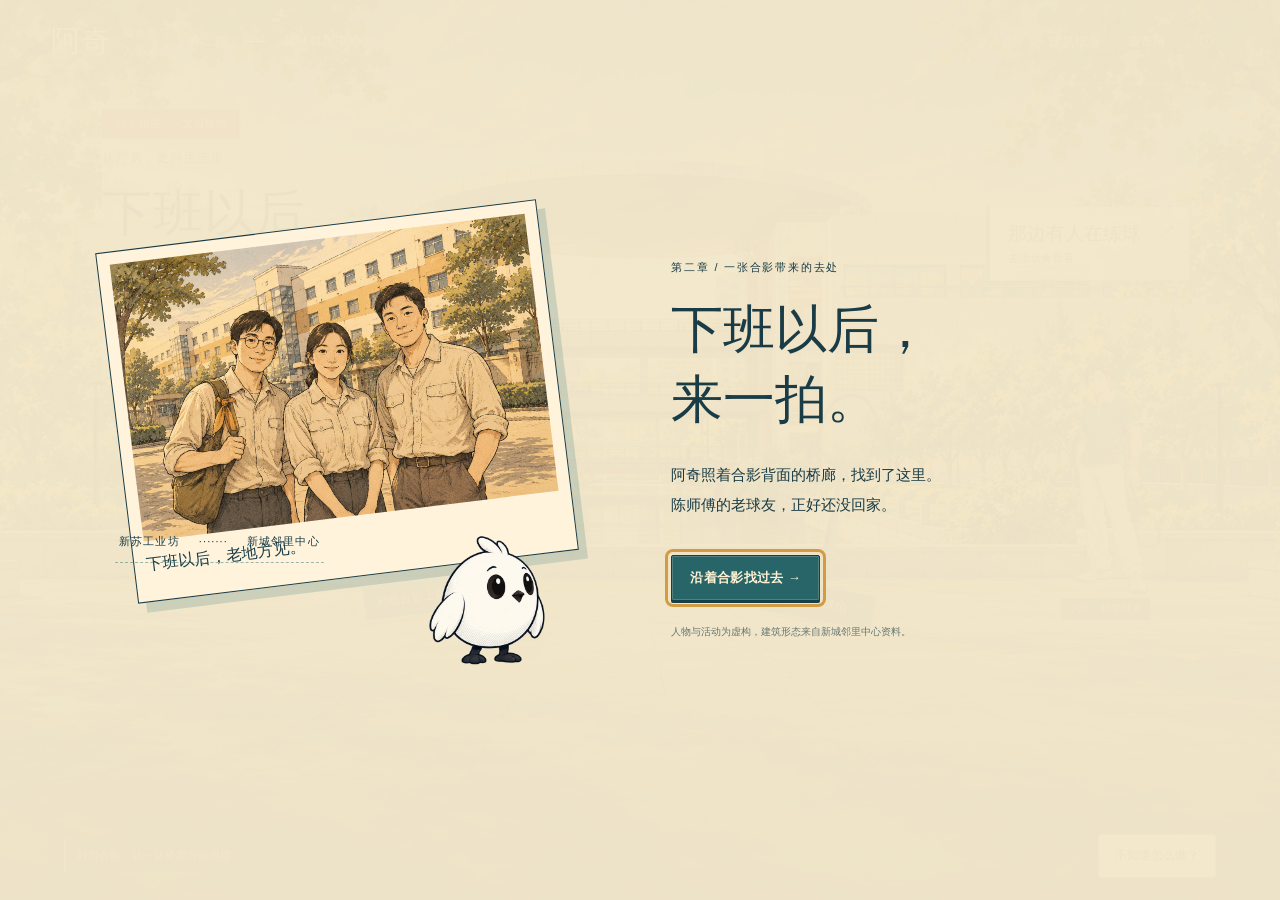
<file: paper-case/neighbour/index.html>
<!doctype html><html lang="zh-CN"><head><meta charset="utf-8"><meta name="viewport" content="width=device-width,initial-scale=1,viewport-fit=cover"><meta name="theme-color" content="#193c46"><title>下班以后，来一拍 · 阿奇城市探秘</title><link rel="stylesheet" href="./style.css"><link rel="stylesheet" href="../shared/experience.css"></head><body data-view="square">
<div class="landscape" aria-hidden="true"><img src="./assets/courtyard.jpg" alt=""><div class="sunlight"></div><div class="water"></div><div id="leaves"></div><div class="shade"></div></div>
<header><a href="../xinsu/" class="brand">阿奇<small>城市寻人手记</small></a><span class="chapter">第二章 <i></i> 新城邻里中心</span><nav><button id="sound" aria-pressed="true" aria-label="关闭音乐、配音与音效">♫ <span>声音开</span></button><button id="model-entry">建筑纸景</button><button id="notebook">调查簿</button><button id="about" aria-label="地点与作品说明">ⓘ</button></nav></header>
<main>
<section id="square" class="square" aria-label="新城邻里中心的艺术化广场"><div class="title"><p>从厂房，走到生活里。</p><h1>下班以后，<br>来一拍。</h1><span>同一副眼镜，同一支旧球拍。</span></div><button id="photo" class="hotspot old-photo"><span class="photo-drawing" aria-hidden="true"><i></i><b></b><em></em></span><strong>对照合影上的桥廊 ↗</strong></button><button id="racket" class="hotspot racket-hotspot"><span class="racket-art" aria-hidden="true"><i></i><b></b><em></em></span><strong>看看这支球拍 ↗</strong></button><button id="court-entry" class="court-entry"><span aria-hidden="true">↗</span><b>那边有人在练球</b><small>去活动角看看</small></button><div class="guide" aria-hidden="true"><img src="./assets/art-v3/xiaozhou-standing.webp" alt="" width="1024" height="1536"><span>小周 · 邻里球友</span></div></section>
<section id="building" class="building" hidden aria-label="邻里中心建筑模型"><div class="building-heading"><div><p class="eyebrow">1998 / 从工作空间，走进生活空间</p><h1>把合影里的地方，展开。</h1></div><button id="leave-building">← 回广场</button></div><div class="building-sheet"><p class="building-note" id="building-note">拖动下方转轮，让两栋楼、桥廊与圆雨棚依次长出来。</p><canvas id="building-canvas" tabindex="0" aria-label="邻里中心三维模型，拖动可转动视角。也可使用下方左右转动按钮。"></canvas><div id="building-fallback" hidden><svg viewBox="0 0 700 380" role="img" aria-label="邻里中心二维折页示意"><g fill="#f3e8cc" stroke="#193c46" stroke-width="3"><path d="M65 310V105H245V310ZM455 310V105H635V310Z"/><path d="M245 160H455V183H245ZM245 220H455V243H245ZM245 275H455V298H245Z"/><ellipse cx="350" cy="92" rx="150" ry="28" fill="#d49c42"/></g><g fill="#397b78"><path d="M85 135H225V155H85ZM85 190H225V210H85ZM85 245H225V265H85ZM475 135H615V155H475ZM475 190H615V210H475ZM475 245H615V265H475Z"/></g><path d="M300 370L323 310H377L400 370" fill="#80a99a" stroke="#193c46" stroke-width="2"/></svg></div><div class="building-views"><button id="model-left" aria-label="向左转动建筑模型">↶</button><span>拖动模型换个角度</span><button id="model-right" aria-label="向右转动建筑模型">↷</button><button id="model-reset">正面</button></div></div><div class="building-drive"><label for="model-growth"><span id="model-wheel" aria-hidden="true">⚙</span><b>展开建筑</b><output id="model-percent">0%</output></label><input id="model-growth" type="range" min="0" max="100" value="0" aria-label="建筑展开进度"><button id="model-inspect" disabled>走近桥廊看看 ↗</button></div><div class="building-clue" id="building-clue" hidden><strong>圆雨棚、三道桥廊，和合影对上了。</strong><p>邻里中心把日常商业与服务集中起来。陈师傅下班后，也会在这里和朋友碰面。</p><button id="building-done">去问问那边的球友 →</button></div><p class="building-boundary">沿用项目已有邻里中心程序模型 · 形态与生长均为艺术化示意</p></section>
<section id="court" class="court" hidden aria-label="火柴人羽毛球互动"><div class="court-heading"><div><p class="eyebrow">一张会动的邻里练习卡</p><h1>接住这一拍。</h1></div><button id="leave-court">← 回广场</button></div><div class="court-sheet"><div class="score"><span><i class="teal-dot"></i> 你 <b id="player-score">0</b></span><span class="rally" id="rally">准备接球</span><span><b id="ai-score">0</b> 小周 <i class="gold-dot"></i></span></div><canvas id="court-canvas" tabindex="0" aria-label="左侧火柴人由你控制，右侧由电脑控制。方向键移动，向上键跳跃，空格挥拍。S键起跳扣杀。手机使用下方按钮。"></canvas><div class="match-message" id="match-message" role="status">小周会先发球。球到你身边时，点一下“挥拍”。</div><div class="practice-progress"><span>累计回球 <b id="hit-count">0 / 6</b></span><progress id="hit-progress" max="6" value="0" aria-label="回球练习进度"></progress><small>失误不清空，不用赢电脑</small></div></div>
<div class="game-controls"><div class="movement"><button id="move-left" aria-label="向左移动">←</button><button id="move-right" aria-label="向右移动">→</button><button id="jump" aria-label="跳跃">↑ <small>跳</small></button></div><div class="racket-actions"><button id="smash" class="smash-button" disabled>起跳扣杀 <span>S / 一键起跳蓄拍</span></button><button id="hit" class="hit-button">开始回合 <span>空格 / 点按</span></button></div></div><div class="game-options"><button id="assist" aria-pressed="true">自动跑位 开</button><div class="shot-type" role="group" aria-label="击球落点"><button id="long" aria-pressed="true">后场长球</button><button id="short" aria-pressed="false">网前短球</button></div><button id="pause" aria-pressed="false">暂停</button></div><div class="court-story"><p id="practice-note">陪小周接几拍，他去拿陈师傅留下的节目卡。</p><button id="collect-card" hidden>收好节目卡 →</button><button id="story-first" class="text-button">先找陈师傅，稍后再练 ↗</button></div><p class="smash-tip" id="smash-tip">来球较高时，扣杀键亮起：点它起跳，空中高点击中才算扣杀。</p><p class="keyboard-note">电脑：A / D 或 ← / → 移动，W / ↑ 跳，空格挥拍，S 起跳扣杀。也可以在左半场拖动跑位。</p></section>
<section id="finish" class="finish" hidden><div><p class="eyebrow">第二张线索 / 节目卡</p><h1>下了班，<br>他还有下一场。</h1><p>球拍留在邻里，节目卡指向湖边的剧场。<br>陈师傅把修理的手艺，也带进了别人的生活。</p><div class="route"><span>新苏工业坊</span><i>→</i><b>新城邻里中心</b><i>→</i><span>苏州文化艺术中心</span></div><div class="finish-actions"><button id="export">保存这一张线索 ↗</button><button id="again">回球场再来一局</button></div><button id="read-card" class="text-button">再看节目卡</button><a class="next-chapter" href="../culture/">沿着节目卡，去苏州文化艺术中心 →</a><small>第三章已开放建筑与节奏互动试读</small></div></section>
</main>
<div class="aqi" id="aqi" aria-hidden="true"><i></i></div><aside class="dialogue" id="dialogue" aria-label="人物对话"><div class="portrait" id="portrait" aria-hidden="true"><i></i></div><div class="dialogue-copy"><strong id="speaker">阿奇</strong><p id="line" aria-live="polite"></p><div class="voice-bar"><button id="replay-line" aria-label="重听当前台词">▷ 重听</button><span id="voice-status" role="status"></span></div></div><button id="next">接着聊 →</button><small id="dialogue-count"></small></aside><footer><p id="task">对照合影，找到老地方。</p><button id="hint">不知道怎么做？</button></footer>
<section id="arrival" class="arrival" aria-label="第二章开场"><div class="arrival-art"><div class="arrival-photo"><img src="../xinsu/assets/memory.jpg" alt="第一章找到的虚构工友合影"><span>下班以后，老地方见。</span></div><div class="arrival-route" aria-hidden="true">新苏工业坊 <i>·······</i> 新城邻里中心</div><div class="arrival-bird" aria-hidden="true"></div></div><div class="arrival-copy"><p class="eyebrow">第二章 / 一张合影带来的去处</p><h1>下班以后，<br>来一拍。</h1><p>阿奇照着合影背面的桥廊，找到了这里。<br>陈师傅的老球友，正好还没回家。</p><button id="begin">沿着合影找过去 →</button><small>人物与活动为虚构，建筑形态来自新城邻里中心资料。</small></div></section>
<dialog id="photo-dialog"><button class="close" data-close aria-label="关闭合影">×</button><p class="eyebrow">从第一章带来的合影</p><h2>桥廊和圆雨棚，都对上了。</h2><img class="memory-photo" src="../xinsu/assets/memory.jpg" alt="三位工友的虚构合影"><blockquote>“下班以后，老地方见。”</blockquote><p>新城邻里中心于1998年开业，把日常商业与生活服务带到居民身边。阿奇找的人走出了厂房，故事也走进了大家下班后的生活。</p><button id="photo-done">展开合影里的建筑 →</button></dialog>
<dialog id="racket-dialog"><button class="close" data-close aria-label="关闭球拍">×</button><p class="eyebrow">留在生活里的手艺</p><h2>他把松掉的拍柄，重新缠好了。</h2><div class="racket-inspection"><div class="racket-art large" id="racket-object"><i></i><b></b><em></em></div><button id="tape">看看胶带折起的小角 ↗</button></div><p id="racket-line">小周：“修过的拍子还好使。胶带末尾，他总要折个小角，下次才好拆。”</p><button id="racket-done" hidden>陪小周接几拍 →</button></dialog>
<dialog id="programme-dialog"><button class="close" data-close aria-label="合上节目卡">×</button><p class="eyebrow">陈师傅留下的节目卡 / 虚构故事证物</p><h2>球拍之外，还有一张约定。</h2><div class="programme" id="programme"><div class="programme-front"><small>共筑 · 城市接力</small><img class="programme-art" src="./assets/art-v3/programme-vignette.webp" alt="" width="1024" height="1536"><h3>这一场，<br>一起搭把手。</h3><p>节目协作 · 道具修整</p><strong>陈师傅</strong><span>邻里球友转交 / 非真实活动票证</span></div><div class="programme-back"><small>翻到背面 / 手写便条</small><blockquote>“这次舞台的道具，<br>我来帮忙。<br>咱们湖边的剧场见。”</blockquote><b>苏州文化艺术中心</b><p>老球友还记得，陈师傅提过要去那里搭把手。</p></div></div><div id="programme-voice" class="programme-voice"><div class="zhou-face" aria-hidden="true"></div><div><b>小周</b><p id="programme-line"></p><div class="voice-bar"><button id="programme-replay" aria-label="重听小周的节目卡留言">▷ 重听</button><span id="programme-voice-status" role="status"></span></div></div></div><button id="flip-card">翻面读读他的留言 ↻</button><button id="mark-destination" hidden>在调查簿记下下一站 →</button></dialog>
<dialog id="notebook-dialog"><button class="close" data-close aria-label="合上调查簿">×</button><p class="eyebrow">阿奇 / 第二章调查簿</p><h2>他下班后的样子。</h2><div id="evidence"></div><button id="reset" class="text-button">重读本章（不影响第一章）</button></dialog>
<dialog id="about-dialog"><button class="close" data-close aria-label="关闭作品说明">×</button><p class="eyebrow">地点档案 / 素材与边界</p><h2>让上班的人，也能好好生活。</h2><p>园区公开资料记载，新城邻里中心于1998年开业，将居民的日常商业与服务集中在一起。其桥廊、中央圆形雨棚与水道，成为本章的建筑锚点。</p><p>广场、练习卡、球友小周、修球拍与节目卡均为本项目虚构情节；没有把羽毛球练习场当作真实新城邻里中心的设施记录。场景是根据建筑形态重新绘制的艺术化示意。</p><p>阿奇沿用本项目幼鹭角色，一对侧翼就是前肢，没有额外的手或背翼。球场双方为代码绘制的火柴人，阿奇在场边陪伴。建筑纸景复用本项目已精修的邻里中心程序几何，经 Three.js 适配，保留圆雨棚、桥廊、窗框与行人；并非实测复原。</p><p>阿奇的两句对白沿用用户提供且与字幕一致的原录音；小周六句为 Higgsfield / Seed Audio 的 Grady 预设声线合成配音，没有克隆用户声线。对话默认有声，进入页面后首次点按启用；可重听或随时关闭。背景音乐沿用用户提供的庭院配乐，说话时自动压低；击球、擦网与提示音由本项目代码合成。小周立绘、四格表情、旧球拍和节目卡装饰由内置 image_gen 辅助原创绘制，人物与道具均属虚构。</p><a href="https://www.sipac.gov.cn/szgyyq/mtjj/202411/b86addfee5b54bb4a5997ffd23b30b98.shtml" target="_blank" rel="noopener">园区公开资料：邻里中心的生活配套 ↗</a><a href="https://www.artsgroup.cn/zhonghengdongtai/rewenlianjie/2021-12-13/306.html" target="_blank" rel="noopener">中衡设计：建筑形态资料 ↗</a><p class="small">摄影原件仅作研究参考，不进入本章运行包；背景由内置 image_gen 辅助原创绘制。没有摄像头、上传、账号或第三方统计。可随时关闭声音。</p></dialog>
<dialog id="export-dialog"><button class="close" data-close aria-label="关闭线索图片">×</button><p class="eyebrow">我的邻里线索 / 1080 × 1350 PNG</p><h2>把这一拍带走。</h2><img id="export-image" alt="阿奇与新城邻里中心的线索明信片"><p class="small">电脑点下方保存；手机也可以长按图片保存。图片在本机生成。</p><a id="download-image" class="download-image" download="阿奇-新城邻里中心-线索明信片.png">保存 PNG 图片 ↗</a></dialog>
<div id="toast" role="status"></div><script type="module" src="./app.js"></script></body></html>
</file>
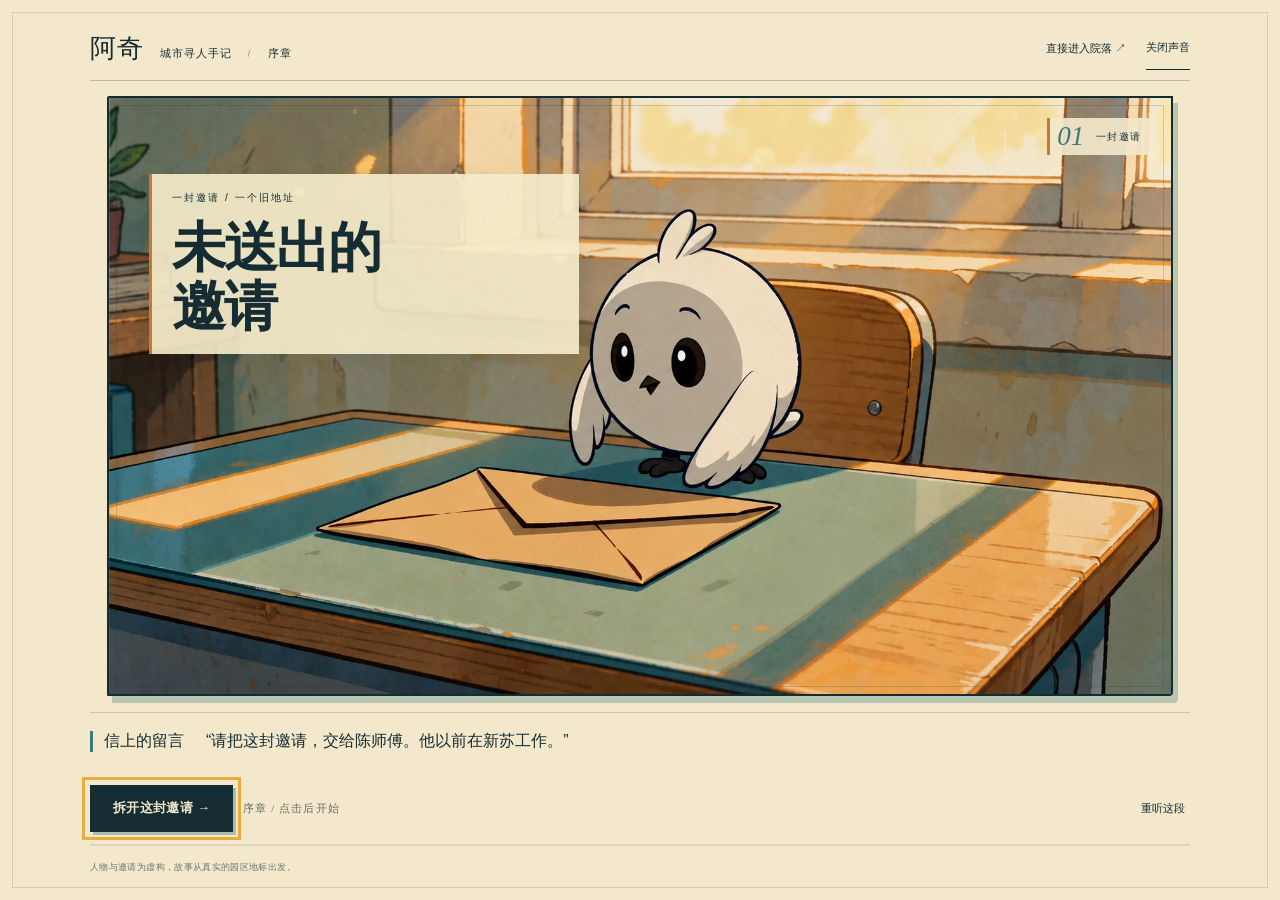
<file: paper-case/xinsu/index.html>
<!doctype html>
<html lang="zh-CN"><head><meta charset="utf-8"><meta name="viewport" content="width=device-width,initial-scale=1,viewport-fit=cover"><meta name="theme-color" content="#193c46"><title>未送出的邀请 · 阿奇城市探秘</title><link rel="stylesheet" href="./style.css"><link rel="stylesheet" href="./refinements.css"><link rel="stylesheet" href="./story.css"><link rel="stylesheet" href="./audio.css"><link rel="stylesheet" href="./visual-v4.css"><link rel="stylesheet" href="./opening-colour-v6.css"><link rel="stylesheet" href="../shared/experience.css"></head>
<body data-view="yard"><main id="game">
<div class="environment" aria-hidden="true"><div class="sunbeam"></div><div class="dust" id="dust"></div><div class="shade"></div></div>
<header><a class="brand" href="./" title="回到故事起点">阿奇<span>城市探秘</span></a><div class="chapter-label">第一章 <i></i> 新苏工业坊</div><nav><button id="sound" aria-pressed="true" aria-label="关闭声音">♫<span>声音开</span></button><button id="notebook">▱<span>调查簿</span></button><button id="about" aria-label="作品与素材说明">ⓘ</button></nav></header>
<section class="yard view" id="yard-view" aria-label="新苏工业坊院落"><div class="yard-title"><p>一封邀请 / 一枚旧工牌</p><h1>他曾在这里。</h1><span>厂房还在，收信人去了哪里？</span></div><button class="badge-hotspot" id="badge"><span class="lanyard"></span><span class="mini-badge"><span class="badge-clip"></span><small>新苏 · 工牌</small><i class="chen-photo" aria-hidden="true"></i><strong>A—07</strong><span class="badge-person-name">陈师傅</span></span><span class="hotspot-caption">看看这枚工牌 ↗</span></button><button class="desk-hotspot" id="go-desk"><span class="folder-object"><i></i><span class="folder-pages" aria-hidden="true"></span><span class="folder-cord" aria-hidden="true"></span><b>档案 / A</b><small>图纸 · 合影</small><span class="folder-mark" aria-hidden="true">卷宗</span></span><span class="hotspot-caption">档案桌 →</span></button></section>
<section class="desk view" id="desk-view" hidden aria-label="档案桌"><div class="desk-copy"><p class="eyebrow">01 / 对照工牌</p><h1>哪一卷，留着他的名字？</h1><p>工牌背面的编号，对应这里的一份档案。</p><button class="text-button" id="badge-again">再看看工牌 ↗</button></div><div class="archive-files" id="archive-shelf" tabindex="-1" role="group" aria-label="三个档案卷"><button data-file="A-03" class="archive-file"><span>档案卷</span><strong>A—03</strong><small>设备记录</small></button><button data-file="A-07" class="archive-file"><span>档案卷</span><strong>A—07</strong><small>厂房图纸</small></button><button data-file="A-12" class="archive-file"><span>档案卷</span><strong>A—12</strong><small>材料清单</small></button></div>
<section id="puzzle" hidden aria-label="六块完整厂房图纸拼图"><div class="puzzle-heading"><div><p class="eyebrow">A—07 / 厂房图纸</p><h2>让窗带，重新接上。</h2><p>拖动图纸，或先点图纸，再点空位。</p></div><button id="reference" aria-pressed="false">对照完整图</button></div><div class="puzzle-layout"><div class="blueprint-board" id="board" role="group" aria-label="六个图纸位置"></div><div class="piece-tray" id="tray" role="group" aria-label="待拼图纸"></div></div><div class="puzzle-bottom"><p><span id="piece-count">0 / 6</span> 窗带相接，楼梯间上下贯通。</p><button id="unfold" hidden>试着把图纸立起来 →</button></div></section></section>
<section class="paper view" id="paper-view" hidden aria-label="可由转轮控制的立体厂房"><div class="paper-copy"><p class="eyebrow">02 / 从图纸到空间</p><h1>把厂房，<br>从图纸上立起来。</h1><p>先展开纸景，再看看门廊那一页。<br>林姨说，合影可能夹在那里。</p></div><div class="model-host"><canvas id="world" aria-label="沿纸折线逐层展开的三维厂房；拖动可有限调整视角"></canvas><div id="fallback" hidden><img alt="厂房立面图纸的二维降级展示"></div><span class="model-note" id="model-note">纸景取自已有厂房几何 / 艺术化示意</span><button id="reset-camera" aria-label="重置纸景观察角度">视角 ↺</button><button id="inspect-entry" hidden>走到门廊这边 →</button><button id="photo-pick" hidden><span>▱</span> 拿起这张合影 ↗</button></div><div class="drive"><div><span class="eyebrow">纸景传动轮</span><p id="wheel-guide">沿着轮缘转动，也可以拖动下方刻度。</p></div><button id="wheel" aria-label="转动纸景传动轮；左右方向键控制展开" role="slider" aria-valuemin="0" aria-valuemax="100" aria-valuenow="0"><svg viewBox="0 0 160 160" aria-hidden="true"><g id="gear" transform="translate(80 80)"><polygon id="gear-shape"/><circle r="37"/><path d="M0-35V35M-35 0H35"/><circle class="hub" r="13"/><circle class="handle" cx="0" cy="-45" r="8"/></g></svg></button><label class="drive-range"><span>收回</span><input id="fold" type="range" min="0" max="1000" value="0" aria-label="厂房纸景展开程度"><span>展开</span><output id="fold-value">0%</output></label></div></section>
<section class="finish view" id="finish-view" hidden aria-label="第一章完成"><div class="finish-inner"><p class="eyebrow">第一张线索 / 已接上</p><h1>下班以后，<br>到邻里见。</h1><p>同一个人，走出厂房，还有另一段生活。<br>桥廊和圆形雨棚，指向新城邻里中心。</p><div id="finish-bridge"></div><p class="next-note">第二章试读已开放 · 沿着合影，去邻里见</p><div class="finish-actions"><a class="next-chapter" href="../neighbour/">去新城邻里中心 →</a><button id="revisit">回看合影</button><button id="export">保存这一张线索 ↗</button></div><button class="text-button" id="replay">重新开始这一章 ↺</button></div></section>
<div class="aqi" id="aqi" aria-hidden="true"><div id="aqi-sprite"></div></div><button id="guide-character" class="guide-character" aria-label="找林姨聊聊"><span class="guide-sprite"></span><small>林姨 · 资料整理员</small></button>
<aside class="story dialogue-ui" aria-label="阿奇与林姨的对话"><div class="dialogue-portrait" aria-hidden="true"><i></i></div><div class="dialogue-name"><strong id="story-name">林姨</strong><small id="story-role">老厂区资料整理员</small></div><p id="story-line" aria-live="polite">小家伙，找谁呀？</p><div class="dialogue-controls"><button id="story-next">接着聊 →</button><button id="hint" aria-label="向林姨问路">问林姨</button></div><span id="dialogue-count" aria-label="对话进度"></span></aside>
<footer><button id="back" hidden>← 回院落</button><p id="task">未送出的邀请</p><button id="sources">地点档案 ↗</button></footer>
<section id="intro" class="intro opening colour-opening" role="dialog" aria-modal="true" aria-label="序幕：一封寄往从前的邀请" data-ready="true">
 <div class="opening-sheet">
  <div class="opening-top"><span><b>阿奇</b> 城市寻人手记 <i>/</i> 序章</span><button id="opening-skip">直接进入院落 ↗</button></div>
  <div class="opening-body">
   <div class="opening-title"><span class="opening-kicker">一封邀请 / 一个旧地址</span><h1>未送出的<br>邀请</h1><p class="opening-title-note">信封里，夹着一枚旧工牌。</p><span class="opening-issue">新苏工业坊 · 第一章</span></div>
   <div class="opening-art" aria-hidden="true"><div class="opening-halftone"></div><div class="opening-scene"><b id="opening-scene-index">01</b><span id="opening-scene-label">一封邀请</span></div>
    <div class="opening-courtyard"></div>
    <video id="opening-film" muted playsinline preload="none" poster="./assets/opening-clean-frame-v6.jpg" data-src="./assets/opening-story-colour-v6-master.mp4" tabindex="-1"></video>
    <div class="opening-map"><svg viewBox="0 0 800 420"><g class="map-streets"><path d="M0 90H800M0 195H800M0 310H800M130 0V420M360 0V420M620 0V420"/><path d="M-20 380Q250 100 840 280"/></g><path class="map-route" pathLength="1" d="M130 330Q290 330 300 240T470 160Q540 160 620 105"/><g class="map-factory"><path d="M520 180V65h210v115H520M520 90h210m-210 28h210m-210 28h210M560 65v115m48-115v115m50-115v115M520 65l20-15h210l-20 15"/></g><circle class="map-pin" cx="620" cy="105" r="9"/></svg><span>新苏工业坊</span><small>工牌上的地址</small></div>
    <div class="opening-letter"><div class="letter-flap"></div><div class="letter-note"><small>城市接力邀请</small><strong>陈师傅，<br>一起来走下一程。</strong><span>阿奇收 / 转交</span></div><span class="letter-address">致：陈师傅 · 新苏工业坊</span><i class="letter-seal">邀</i></div>
    <div class="opening-badge"><span class="badge-clip"></span><small>新苏 · 旧工牌</small><i class="chen-photo"></i><strong>A—07</strong><span>陈师傅</span><small>旧址 · 新苏工业坊</small></div>
    <div class="opening-bird"><div></div><i class="bird-letter"></i></div><div class="opening-person"><div class="guide-sprite"></div></div>
    <span class="opening-evidence"><small>信里留下的线索</small><b>陈师傅 · A—07</b><span>旧地址：新苏工业坊</span></span><span class="opening-sfx">沙 沙</span><span class="opening-location">新苏工业坊 / 院落</span><span class="opening-callout">小家伙，<br>找谁呀？</span><div class="opening-frame"></div><div class="opening-cut"></div><span class="opening-buffer" role="status">正在准备故事短片…</span>
   </div>
  </div>
  <div class="opening-caption"><span class="opening-speaker">信上的留言</span><p class="opening-line">“请把这封邀请，交给陈师傅。他以前在新苏工作。”</p></div>
  <div class="opening-bottom"><button id="opening-begin">拆开这封邀请 →</button><div class="opening-dots" aria-label="开场故事段落"><button data-shot="0" aria-label="第一段：一封邀请">01</button><button data-shot="1" aria-label="第二段：一个旧地址">02</button><button data-shot="2" aria-label="第三段：走进老厂区">03</button><button data-shot="3" aria-label="第四段：有人应了声">04</button></div><span class="opening-timing">序章 · 点击后开始</span><button id="opening-pause">暂停</button><button id="opening-next">下一格 →</button><button id="opening-start" hidden>和林姨打个招呼 →</button></div>
  <div class="opening-progress"></div><small class="opening-disclaimer">人物与邀请为虚构，故事从真实的园区地标出发。</small>
 </div>
</section>
<div id="curtain" aria-hidden="true"></div><div id="toast" role="status"></div><div id="loading"><div class="loading-inner"><span class="load-bird"><i></i></span><p>阿奇快到了。</p><progress id="load-progress" value="0" max="6" aria-label="当前场景准备进度"></progress><small id="load-count" aria-live="polite">正在准备这一页 · 0 / 6</small><button id="load-retry" hidden>再试一次</button></div></div>
</main>
<dialog id="badge-dialog"><button class="close" data-close aria-label="关闭工牌">×</button><p class="eyebrow">随身线索 / 旧工牌</p><h2>陈师傅，曾在这里工作。</h2><div class="badge-inspection"><div class="badge-object" id="badge-object"><div class="badge-face badge-front"><span class="badge-clip"></span><small>新苏工业坊 / 漫画工牌</small><div class="badge-portrait chen-photo" aria-hidden="true"></div><strong>陈师傅</strong><span>A—07</span></div><div class="badge-face badge-reverse"><small>背面 / 留给下一位</small><p>图纸和合影，<br>留在 A—07。</p><span>看见编号了吗？</span></div></div></div><button id="badge-flip" class="text-button" aria-pressed="false">翻到背面，看看留言 ↻</button><p class="badge-transcript">留言：<b>“图纸和合影，留在 A-07。”</b></p><p class="badge-dialogue"><b>林姨：</b>“A-07。记住这个编号，去桌上找同一卷。”</p><p class="small-note">人物、工牌及编号为故事设定，不是真实企业证件。</p><button id="badge-continue">记住编号，去档案桌 →</button></dialog>
<dialog id="photo-dialog"><button class="close" data-close aria-label="合上合影">×</button><p class="eyebrow">A—07 / 工友合影 · 漫画演绎</p><div class="photo-turn" id="photo-turn"><div class="photo-front"><img src="./assets/memory.jpg" alt="漫画虚构合影：三位工友站在厂房前，左边一人戴圆眼镜"><p>厂房前的三位工友。左边，是工牌上的陈师傅。</p></div><div class="photo-back"><p>下班以后，<br>老地方见。</p><div id="photo-bridge"></div><small>跨过桥廊，在圆雨棚下等你。</small><span>—— 合影背面的笔记</span></div></div><div id="photo-chat" class="photo-chat"><strong id="photo-chat-name">阿奇</strong><p id="photo-chat-line"></p><button id="photo-chat-next">接着聊 →</button></div><button id="flip-photo">翻到背面，看看笔记 ↻</button><section id="destination" hidden><p>这个“老地方”，更像哪一处？</p><div class="destination-options"><button data-place="culture">苏州文化艺术中心<small>舞台 · 剧院</small></button><button data-place="neighbour">新城邻里中心<small>商业 · 公共服务</small></button><button data-place="nano">苏州纳米城<small>研发 · 创新</small></button></div><details><summary>对照三处地点的资料</summary><p>苏艺承载演出与文化活动；新城邻里中心把商业与居民服务放在同一处空间，图中提取其桥廊与圆形雨棚；纳米城是研发创新载体。这里的简图为漫画示意。</p></details><p id="photo-feedback" role="status"></p></section></dialog>
<dialog id="notebook-dialog"><button class="close" data-close aria-label="合上调查簿">×</button><p class="eyebrow">阿奇 / 调查簿</p><h2>留下的线索，都有去处。</h2><div id="evidence-list"></div><p class="small-note">进度仅保存在当前浏览器。</p></dialog>
<dialog id="guide-dialog"><button class="close" data-close aria-label="结束问路">×</button><p class="eyebrow">问问林姨</p><h2>哪一步没想明白？</h2><p id="guide-task"></p><div class="hint-options"><button data-hint="0">我现在在找什么？</button><button data-hint="1">该怎么看、怎么做？</button><button data-hint="2">直接指给我看看。</button></div><p class="small-note">提示不替你完成操作，线索仍会留在场景里。</p></dialog>
<dialog id="about-dialog"><button class="close" data-close aria-label="关闭作品说明">×</button><p class="eyebrow">地点档案 / 素材与边界</p><h2>从厂房开始，去找一个人。</h2><p>腾飞新苏坊是园区早期产业载体。园区公开资料记载其引入预建标准厂房理念，后经历工改研。本章借它讲“工作空间”的起点。</p><p>厂房纸景复用本项目已有程序几何，经漫画配色与折叠适配。体量、层数与场地是艺术化近似，不是历史施工图或实测复原。</p><p>老陈、邀请、工牌、合影与档案为虚构漫画情节；画中的图不是历史现场照片。阿奇是本项目围绕幼鹭创作的角色，由团队设定与生成式工具辅助制作，并非园区官方吉祥物。侧翼就是前肢，只有一对。</p><p>背景与合影：Lovart / GPT Image 2；阿奇动作图、陈师傅工牌肖像：内置 image_gen；彩色开场故事短片：Lovart / Seedance 2.0，网页内静音；信封、地图、道具、拼图、转轮与三维展开由本地代码运行。阿奇与林姨配音、四段音乐由用户提供；日常物件音效使用Kenney CC0素材。可分别关闭音乐与配音，或重听当前台词。</p><a href="https://www.sipac.gov.cn/szgyyq/dthg202509/202509/9ddb7f925efe4725bbf8cd08623d6d79.shtml" target="_blank" rel="noopener">园区官方：腾飞新苏坊的起点与更新 ↗</a><a href="https://www.artsgroup.cn/zhonghengdongtai/rewenlianjie/2021-12-13/306.html" target="_blank" rel="noopener">设计方：新城邻里中心与日常生活 ↗</a><button id="opening-replay" class="text-button">重看开场短片 ↗</button><a href="?preview=1">单独从头试读（保留原进度） ↗</a><p class="small-note">林姨为虚构的资料整理员，承担本章引路人的角色。</p><p class="small-note">本小样已开放五章体验。没有摄像头、账号、上传或第三方统计。Three.js 许可见随包说明。</p></dialog>
<script type="module" src="./app.js"></script></body></html>
</file>
<file: paper-case/culture/style.css>
:root{--paper:#f5e9cc;--ink:#173e49;--teal:#427a79;--gold:#dfaa58;--red:#ab624b;color:var(--ink);font-family:'Microsoft YaHei','PingFang SC',sans-serif}*{box-sizing:border-box}body{margin:0;background:#467b80;min-height:100dvh}[hidden]{display:none!important}button,input,a{-webkit-tap-highlight-color:transparent}button,a{touch-action:manipulation}button{font:inherit;color:inherit;min-height:44px;cursor:pointer;padding:10px 16px;border:1px solid #173e4966;border-radius:2px;background:var(--paper)}button:disabled{opacity:.45;cursor:default}button:active{transform:translateY(1px)}button:focus-visible,a:focus-visible,input:focus-visible,canvas:focus-visible{outline:3px solid var(--gold);outline-offset:3px}a{color:inherit}button:hover:not(:disabled){filter:brightness(1.06)}.world{position:fixed;inset:0;z-index:-2;overflow:hidden}.world>img{width:100%;height:100%;object-fit:cover;object-position:50% 50%}.world:after{content:'';position:absolute;inset:0;background:linear-gradient(#173e4930,transparent 35%,#173e49bb)}.ripple{position:absolute;inset:65% 0 10%;background:repeating-linear-gradient(0deg,transparent 0 8px,#ffdd8c22 9px 10px);mix-blend-mode:soft-light;animation:ripple 4s linear infinite}.light{position:absolute;inset:0;background:linear-gradient(130deg,#ffce6544,transparent 65%);animation:glow 9s ease-in-out infinite alternate}.leaves i{position:absolute;top:-10%;left:var(--x);width:8px;height:15px;border-radius:0 90% 0 90%;background:#d1a752;animation:leaf var(--d) var(--delay) linear infinite;opacity:0}@keyframes ripple{to{background-position:0 20px}}@keyframes glow{to{opacity:.35}}@keyframes leaf{10%,80%{opacity:.55}to{transform:translate(100px,110dvh) rotate(310deg)}}
header{height:84px;margin:0 4%;display:flex;align-items:center;gap:27px;border-bottom:1px solid #f5e9cc66;color:var(--paper)}.brand{font:29px 'SimSun',serif;text-decoration:none;display:flex;align-items:center;gap:10px}.brand small{font:9px/1.6 sans-serif;width:4em;letter-spacing:.15em}.chapter{font-size:12px;display:flex;gap:15px;align-items:center;letter-spacing:.12em}.chapter i{width:25px;height:1px;background:currentColor}nav{margin-left:auto;display:flex;gap:13px}nav button{border:0;background:none;color:inherit;padding:7px;font-size:12px;min-width:44px}.eyebrow{font-size:10px;line-height:1.8;letter-spacing:.14em;margin:0 0 12px}h1,h2,h3{font-family:'SimSun','Songti SC',serif;font-weight:400}h1{font-size:47px;line-height:1.4;margin:0 0 20px}.text-button{background:none;border:0;text-decoration:underline;text-underline-offset:5px;font-size:12px;padding-inline:0}
#building{width:min(1210px,90%);margin:37px auto 60px;display:grid;grid-template-columns:.85fr 1.5fr;gap:36px}.story-column{padding:24px;background:#f5e9cce8;box-shadow:5px 6px 0 #173e4944;align-self:start;border-top:3px solid var(--gold)}.lede{font-size:13px;line-height:2;margin:0 0 25px}.talk{display:grid;grid-template-columns:63px 1fr;gap:10px;border-block:1px solid #173e4933;padding:16px 0}.aqi-portrait{width:60px;height:60px;background:url('../xinsu/assets/aqi-sprites.png') 0 0/300% 200%;align-self:center}.talk strong{font-size:12px;color:var(--teal)}.talk p{font-size:13px;line-height:1.9;margin:6px 0}.talk button{font-size:11px;min-height:38px}.chapter-stamp{margin-top:24px;border-left:2px solid var(--red);padding-left:13px}.chapter-stamp span,.chapter-stamp b,.chapter-stamp small{display:block}.chapter-stamp span{font-size:9px;color:var(--red)}.chapter-stamp b{font:20px/1.8 'SimSun',serif}.chapter-stamp small{font-size:10px;line-height:1.8;opacity:.7}.model-sheet{position:relative;background:#f5e9ccf5;border:1px solid var(--ink);box-shadow:5px 6px 0 #173e4944;overflow:hidden}.model-sheet>p{position:absolute;top:13px;left:18px;right:18px;font-size:11px;line-height:1.8;margin:0;pointer-events:none;z-index:1}#building-canvas{display:block;width:100%;height:355px;touch-action:none}.camera-controls{display:flex;justify-content:center;align-items:center;gap:9px;padding:0 10px 12px}.camera-controls button{font-size:12px;background:none;padding:5px 12px}.camera-controls span{font-size:10px;opacity:.7}#building-fallback{height:355px;padding:45px 20px 0;text-align:center}#building-fallback svg{display:block;width:100%;height:85%;transform-origin:50% 100%}#building-fallback span{font-size:10px}.drive{margin:14px 0;background:#173e49ed;color:var(--paper);display:flex;align-items:center;gap:16px;padding:11px 18px;border:1px solid #f5e9cc66}.drive label{display:flex;align-items:center;gap:10px;white-space:nowrap}.drive b{font-size:11px;font-weight:400}.drive output{font:19px Georgia;min-width:45px}#wheel{font-size:36px;line-height:1}.drive input{accent-color:var(--gold);width:100%;min-width:60px;height:44px;cursor:ew-resize}.part-tabs{display:grid;grid-template-columns:repeat(3,1fr);gap:8px}.part-tabs button{font-size:11px;display:flex;justify-content:space-between;align-items:center;background:#f5e9ccf2;padding:10px}.part-tabs button[data-seen=true]{border-bottom:3px solid var(--gold)}.part-story{margin-top:12px;padding:16px 19px;background:#f5e9cced;border-left:3px solid var(--gold);min-height:106px}.part-story b{font:20px/1.6 'SimSun',serif}.part-story p{font-size:12px;line-height:1.9;margin:5px 0 0}#enter-stage{margin-top:14px;background:var(--teal);color:var(--paper);border-color:#f5e9cc99;width:100%;font-size:12px}.boundary{font-size:9px;color:var(--paper);line-height:1.7}
#rehearsal{width:min(1080px,92%);margin:25px auto 55px}.rehearsal-heading{display:flex;justify-content:space-between;gap:15px;align-items:center;margin-bottom:20px}.rehearsal-heading>div{background:#f5e9cce8;padding:12px 20px;border-left:3px solid var(--gold)}.rehearsal-heading h1{font-size:30px;margin:0}.rehearsal-heading .eyebrow{margin:0 0 5px}.rehearsal-heading button{font-size:12px;white-space:nowrap}.rehearsal-grid{display:grid;grid-template-columns:1fr 1fr;gap:28px}.stage-story{color:var(--paper)}.mini-stage{position:relative;height:265px;overflow:hidden;background:radial-gradient(ellipse at 50% 100%,#d6a75e 0,#568381 35%,#183f4a 75%);border:8px solid #dec294;box-shadow:0 0 0 1px var(--ink),4px 5px 0 #173e4955}.mini-stage:after{content:'';position:absolute;bottom:0;left:0;right:0;height:15px;background:linear-gradient(#e9c380,#956741)}.mini-stage>span{position:absolute;bottom:22px;left:0;right:0;text-align:center;font:11px 'SimSun',serif;letter-spacing:.2em;opacity:.8}.stage-bird{position:absolute;width:125px;height:125px;bottom:22px;left:calc(50% - 62px);background:url('../xinsu/assets/aqi-sprites.png') 0 0/300% 200%;transform-origin:50% 85%;transition:transform .2s}.mini-stage.hit .stage-bird{transform:translateY(-12px) scale(.94,1.05);background-position:0 100%}.curtain{position:absolute;top:0;bottom:12px;width:51%;background:repeating-linear-gradient(90deg,#2d696b,#174c56 18px,#397b78 37px);border-bottom:7px solid var(--gold);transition:transform 2.2s cubic-bezier(.2,.7,.25,1);z-index:2}.curtain.left{left:0;transform:translateX(calc(var(--reveal,0) * -85%))}.curtain.right{right:0;transform:translateX(calc(var(--reveal,0) * 85%))}.beams{position:absolute;inset:0;opacity:calc(.15 + var(--reveal,0) * .85)}.beams i{position:absolute;left:15%;top:0;width:45%;height:100%;background:linear-gradient(#ffe7a0a0,#ffe7a000);clip-path:polygon(48% 0,52% 0,100% 100%,0 100%);transform:rotate(-16deg);transform-origin:50% 0}.beams i:nth-child(2){left:45%;transform:rotate(15deg)}.beams i:nth-child(3){left:0;transform:rotate(-30deg)}.beams i:nth-child(4){left:55%;transform:rotate(30deg)}.stage-caption{padding:20px;background:#173e49e6;margin-top:16px;border:1px solid #f5e9cc55}.stage-caption>span{font-size:9px;opacity:.7}.stage-caption p{font:21px/1.8 'KaiTi',serif;margin:8px 0 0}.stage-meaning{font:19px/1.9 'SimSun',serif;margin:25px 0}.live-lyric{border-top:1px solid #f5e9cc77;padding-top:17px}.live-lyric small{font-size:9px;opacity:.7}.live-lyric p{font:21px/1.8 'SimSun',serif;margin:6px 0 15px}.legend{display:flex;flex-wrap:wrap;gap:7px;font-size:9px;opacity:.8}.legend span{border:1px solid #f5e9cc55;padding:5px 7px}
.rhythm-sheet{border:1.5px solid var(--ink);background:var(--paper);box-shadow:5px 6px 0 #173e4955;overflow:hidden;align-self:start}.score-top{display:flex;justify-content:space-between;align-items:center;padding:15px 20px;font-size:11px;border-bottom:1px solid #173e4933}.score-top b{font:23px Georgia;margin-left:5px}.score-top small{font:10px Georgia;margin-left:3px;opacity:.6}#score-canvas{display:block;width:100%;height:400px;touch-action:none}.piano-keys{display:grid;grid-template-columns:repeat(4,1fr);padding:0 7px;gap:5px;background:var(--ink)}.piano-keys button{border:0;border-bottom:5px solid #d0ba90;border-radius:0 0 4px 4px;min-height:64px;font:21px Georgia;touch-action:none;user-select:none}.piano-keys button small{display:block;font:9px sans-serif;margin-top:5px;opacity:.6}.piano-keys button.active{background:var(--gold);border-bottom-width:2px;transform:translateY(2px)}.transport{display:flex;gap:8px;padding:14px 16px 0}.transport button{font-size:12px}.transport button:first-child{background:var(--teal);color:var(--paper)}.song-progress{display:flex;align-items:center;gap:10px;padding:14px 16px 0}.song-progress progress{width:100%;height:5px;accent-color:var(--teal)}.song-progress span{font:10px Georgia;white-space:nowrap}#game-message{font-size:11px;line-height:1.9;margin:12px 16px 2px;min-height:23px}#listen{margin:0 16px 12px;font-size:10px}.result{margin:5px 16px 18px;padding:15px;border:1px solid #173e4955;background:#fff3d9}.result b{font:22px/1.5 'SimSun',serif}.result p{font-size:11px;line-height:1.9}.result button{font-size:11px;background:var(--teal);color:var(--paper)}
.opening{position:fixed;inset:0;z-index:10;background:#173e4955;backdrop-filter:blur(4px);display:grid;place-items:center;padding:35px 7%;overflow:auto;transition:opacity .7s,transform .7s}.opening.leaving{opacity:0;transform:scale(1.035);pointer-events:none}.opening-panel{background:#f5e9ccf5;box-shadow:9px 10px 0 #173e4960;display:grid;grid-template-columns:.9fr 1.2fr;gap:8%;width:min(1030px,100%);padding:60px;border:1px solid var(--ink)}.ticket{border:1px solid var(--teal);position:relative;min-height:340px;padding:28px;rotate:-5deg;background:linear-gradient(135deg,#fff3d6,#d3ddca);animation:ticketIn 1s ease-out both}.ticket:before,.ticket:after{content:'';position:absolute;top:54%;width:20px;height:30px;border-radius:50%;background:var(--paper)}.ticket:before{left:-10px}.ticket:after{right:-10px}.ticket>small{font-size:9px;letter-spacing:.1em}.ticket h2{font-size:30px;margin:28px 0 18px}.ticket p{font:19px/1.8 'KaiTi',serif}.ticket>span{font-size:11px;border-top:1px dashed var(--teal);padding-top:14px;display:block}.ticket-bird{position:absolute;right:-27px;bottom:-28px;width:140px;height:140px;background:url('../xinsu/assets/aqi-sprites.png') 0 0/300% 200%;animation:birdIn 1.4s ease-out both}.opening-copy{align-self:center}.opening-copy h1{font-size:40px}.opening-copy>p:not(.eyebrow){font-size:13px;line-height:2}.opening-copy button{margin:20px 0;background:var(--teal);color:var(--paper);font-size:13px}.opening-copy>small{display:block;font-size:9px;line-height:1.8;opacity:.65}@keyframes ticketIn{from{opacity:0;transform:translateY(30px) rotate(9deg)}}@keyframes birdIn{from{opacity:0;transform:translateX(-60px)}70%{transform:translateY(-13px)}}
.finish{width:min(700px,90%);margin:35px auto 70px;padding:38px;background:#f5e9ccf5;box-shadow:7px 8px 0 #173e4955}.finish h1{font-size:39px}.rehearsal-pass{position:relative;padding:30px 25px;border:1px solid var(--teal);background:#fff2d5}.rehearsal-pass>small{font-size:9px}.rehearsal-pass h2{font-size:32px;margin:20px 0}.rehearsal-pass blockquote{font:23px/1.9 'KaiTi',serif;margin:20px 0}.rehearsal-pass p{font-size:12px}.rehearsal-pass>span{font-size:10px}.pass-stamp{position:absolute;right:25px;bottom:35px;border:2px solid var(--red);padding:8px;color:var(--red);font:13px/1.6 'SimSun',serif;rotate:-8deg;text-align:center}.finish-copy{font-size:13px;line-height:2;margin:25px 0}.finish-actions{display:flex;gap:10px;flex-wrap:wrap}.finish-actions button{font-size:12px}.finish-actions button:first-child{background:var(--teal);color:var(--paper)}.finish>a{display:inline-block;margin-top:22px;font-size:11px}dialog{width:min(620px,90vw);max-height:90dvh;overflow:auto;border:1px solid var(--ink);padding:32px;background:var(--paper);color:var(--ink);box-shadow:6px 7px 0 #173e4955}dialog::backdrop{background:#173e49cc;backdrop-filter:blur(5px)}dialog .close{position:absolute;right:7px;top:7px;border:0;background:none;font-size:22px}dialog h2{font-size:26px;margin:0 0 20px}dialog p{font-size:12px;line-height:2}dialog a{font-size:12px;display:block;margin-top:15px;line-height:1.8}#evidence>p{padding:12px 0;border-bottom:1px solid #173e4933}#export-image{display:block;width:100%;height:auto}#download-image{background:var(--teal);color:var(--paper);padding:12px 16px;text-align:center;text-decoration:none}#toast{position:fixed;left:50%;top:90px;translate:-50% -10px;z-index:30;background:var(--ink);color:var(--paper);font-size:12px;line-height:1.8;padding:12px 18px;max-width:88vw;width:max-content;opacity:0;pointer-events:none;transition:opacity .2s,translate .2s}#toast.show{opacity:1;translate:-50% 0}
@media(max-width:760px){header{margin-inline:5%;height:72px;gap:11px}.brand{font-size:24px;gap:6px}.brand small{font-size:8px}.chapter{font-size:9px;letter-spacing:0;gap:4px}.chapter i{display:none}nav{gap:0}nav button{min-width:34px;padding:5px;font-size:11px}nav button span{display:none}#building{width:90%;margin:20px auto 40px;grid-template-columns:1fr;gap:20px}.story-column{padding:21px}.story-column h1{font-size:34px;line-height:1.3;margin:0 0 13px}.story-column h1 br{display:none}.lede{font-size:11px;margin-bottom:13px}.talk{padding:12px 0;grid-template-columns:52px 1fr}.aqi-portrait{width:50px;height:50px}.talk p{font-size:12px}.chapter-stamp{display:none}#building-canvas,#building-fallback{height:295px}.model-sheet>p{font-size:10px}.drive{padding:9px 12px;gap:10px}.drive label{gap:7px}.drive b{font-size:10px}.drive output{font-size:16px;min-width:39px}#wheel{font-size:29px}.part-tabs{gap:5px}.part-tabs button{font-size:9px;padding:8px 7px}.part-story b{font-size:18px}.part-story p{font-size:11px}.camera-controls{gap:6px}.camera-controls button{font-size:11px;min-height:40px}.camera-controls span{font-size:9px}.boundary{font-size:8px}#rehearsal{margin:18px auto 40px}.rehearsal-heading{gap:8px;margin-bottom:14px}.rehearsal-heading>div{padding:9px 12px}.rehearsal-heading h1{font-size:22px}.rehearsal-heading .eyebrow{font-size:8px}.rehearsal-heading button{font-size:9px;padding:8px;min-height:44px}.rehearsal-grid{grid-template-columns:1fr;gap:15px}.stage-story{display:grid;grid-template-columns:120px 1fr;gap:10px;align-items:center}.mini-stage{height:108px;border-width:4px}.stage-bird{width:65px;height:65px;left:calc(50% - 32px);bottom:14px}.mini-stage>span{display:none}.stage-caption{margin:0;padding:11px}.stage-caption>span{font-size:8px}.stage-caption p{font-size:14px;line-height:1.8;margin:4px 0 0}.stage-meaning,.legend{display:none}.live-lyric{grid-column:1/-1;padding:8px 11px;border-top:0;background:#173e49e6}.live-lyric small{font-size:8px}.live-lyric p{font-size:16px;line-height:1.6;margin:3px 0 2px}#score-canvas{height:300px}.score-top{padding:10px 14px}.score-top b{font-size:20px}.piano-keys{gap:4px;padding-inline:5px}.piano-keys button{min-height:58px;font-size:18px}.piano-keys button small{font-size:8px}.transport{padding:12px 12px 0}.transport button{font-size:11px;padding:9px 12px}.song-progress{padding:11px 12px 0}#game-message{font-size:10px;margin-inline:12px;line-height:1.8}#listen{font-size:9px;margin-inline:12px}.result{margin-inline:12px}.result b{font-size:20px}.opening{padding:25px 6%;place-items:center}.opening-panel{display:flex;flex-direction:column;gap:30px;padding:32px 25px}.ticket{min-height:220px;width:83%;padding:21px;align-self:center}.ticket h2{font-size:24px;margin:20px 0 11px}.ticket p{font-size:15px;margin:10px 0 18px}.ticket>small{font-size:8px}.ticket>span{font-size:10px;padding-top:10px}.ticket-bird{width:105px;height:105px;right:-31px;bottom:-17px}.opening-copy h1{font-size:31px;line-height:1.4;margin-bottom:15px}.opening-copy>p:not(.eyebrow){font-size:12px}.opening-copy button{margin:10px 0 16px;font-size:12px}.opening-copy .eyebrow{font-size:8px}.opening-copy>small{font-size:8px}.finish{margin-top:22px;padding:26px 22px}.finish h1{font-size:32px}.rehearsal-pass{padding:24px 19px}.rehearsal-pass h2{font-size:28px}.rehearsal-pass blockquote{font-size:22px}.pass-stamp{right:15px;bottom:48px;font-size:11px;padding:6px}.finish-copy{font-size:12px}.finish-actions{gap:7px}.finish-actions button{font-size:11px;padding:10px 12px}dialog{padding:30px 22px}dialog h2{font-size:23px}}
#score-canvas{height:clamp(190px,32dvh,320px)}
#stop-run,#session-sound{display:none}
.beams i{--a:-16deg}.beams i:nth-child(2){--a:15deg}.beams i:nth-child(3){--a:-30deg}.beams i:nth-child(4){--a:30deg}
body[data-session=true] .beams i{animation:sway 6s ease-in-out infinite alternate}
@keyframes sway{from{transform:rotate(calc(var(--a) - 4deg))}to{transform:rotate(calc(var(--a) + 4deg))}}
@media(max-width:760px){
 #score-canvas{height:300px}
 body[data-session=true] header,body[data-session=true] .rehearsal-heading{display:none}
 body[data-session=true] #rehearsal{margin:9px auto 30px;width:94%}
 body[data-session=true] .rehearsal-grid{gap:10px}
 body[data-session=true] .stage-story{display:flex;gap:9px;align-items:stretch}
 body[data-session=true] .mini-stage{height:77px;flex:0 0 100px}
 body[data-session=true] .stage-bird{width:55px;height:55px;left:calc(50% - 27px);bottom:9px}
 body[data-session=true] .stage-caption{display:none}
 body[data-session=true] .live-lyric{flex:1;min-width:0;padding:9px}
 body[data-session=true] .live-lyric p{font-size:14px;line-height:1.65}
 body[data-session=true] #score-canvas{height:clamp(200px,40dvh,370px)}
 body[data-session=true] #stop-run,body[data-session=true] #session-sound{display:block}
 body[data-session=true] #session-sound{font-size:13px;min-width:44px;padding-inline:8px}
 body[data-session=true] #session-sound span{font-size:9px}
}
@media(prefers-reduced-motion:reduce){*,*:before,*:after{animation:none!important;transition:none!important;scroll-behavior:auto!important}.leaves{display:none}}
</file>
<file: paper-case/shared/experience.css>
/* Shared, scoped additions to the three existing illustrated chapters. */
.xp-enabled{--xp-ink:#173e49;--xp-paper:#fff2d4;--xp-teal:#286568;--xp-gold:#e9b95f;--xp-red:#a64f38}
.xp-enabled #aqi{visibility:hidden!important}
.xp-enabled[data-view=court] #aqi{visibility:visible!important}
.xp-enabled button.xp-primary,.xp-enabled a.xp-primary{background:var(--xp-teal);color:var(--xp-paper);border:1px solid #173e49;box-shadow:0 2px 0 #173e49,0 0 0 1px #fff2d433 inset;min-height:46px;padding:11px 18px;text-decoration:none;font-size:13px;line-height:1.6;font-weight:600;letter-spacing:.025em}
.xp-enabled button.xp-primary:hover,.xp-enabled a.xp-primary:hover{background:#1b5357;filter:none}
.xp-enabled button.xp-primary:disabled{background:#d3c7a9;color:#5a665e;border-color:#9b9c83;box-shadow:none;opacity:1}
.xp-enabled .text-button:not(.xp-primary){min-height:44px;font-size:12px;color:#20575b;text-underline-offset:5px}
.xp-enabled .camera-controls button,.xp-enabled .building-views button,.xp-enabled #hint,.xp-enabled .dialogue-controls #hint{background:#fff2d4;color:#173e49;border:1px solid #173e4980;min-height:44px;opacity:1;font-size:12px}
.xp-enabled .hotspot-caption,.xp-enabled .hotspot strong{background:#173e49f0;color:#fff2d4;border:1px solid #fff2d4b3;padding:8px 12px;font-size:12px;box-shadow:2px 3px 0 #173e4933;line-height:1.5}
.xp-enabled footer{gap:12px}.xp-enabled footer>p{background:#173e49e6;padding:7px 11px;color:#fff2d4;border-left:2px solid #e9b95f;line-height:1.7;font-size:11px}
.xp-enabled .part-tabs button{background:#fff2d4;border:1px solid #173e4999;color:#173e49;min-height:52px;font-size:12px;font-weight:600;padding:10px 13px;box-shadow:0 2px 0 #173e4925}
.xp-enabled .part-tabs button:disabled{color:#64706a;background:#e9dfc6;opacity:1;border-color:#87978c88}
.xp-enabled .part-tabs button[data-seen=true]{background:#dce8d5;border-bottom:3px solid #286568}
.xp-enabled .part-tabs button[data-seen=true]>span{font-size:0}.xp-enabled .part-tabs button[data-seen=true]>span:after{content:'已观察';font:10px sans-serif;color:#24565a}
.xp-enabled .drive input{accent-color:#e5a741}.xp-enabled .drive{border:1px solid #ffe4a090;box-shadow:0 2px 0 #163e4955}
.xp-enabled #growth,.xp-enabled #model-growth,.xp-enabled #fold{height:44px;cursor:ew-resize}
.xp-enabled #growth::-webkit-slider-thumb,.xp-enabled #model-growth::-webkit-slider-thumb,.xp-enabled #fold::-webkit-slider-thumb{filter:drop-shadow(0 1px 2px #173e4966)}
.xp-enabled .xp-next{outline:3px solid #edba5c!important;outline-offset:5px;box-shadow:0 0 0 8px #173e4933!important}
.xp-enabled .xp-flash{animation:xpTarget 1s ease-in-out 2}
@keyframes xpTarget{50%{outline-offset:9px;filter:brightness(1.12)}}
.xp-has-tab{position:relative}.yard-title.xp-has-tab,.title.xp-has-tab{position:absolute}
.xp-case-tab{position:absolute;top:-15px;left:0;background:#a64f38;color:#fff2d4;padding:5px 11px;font-size:10px;line-height:1.6;letter-spacing:.1em;white-space:nowrap;border:1px solid #693b2d;box-shadow:2px 3px 0 #173e4933}
.story-column>.xp-case-tab{left:22px}.xp-enabled .story-column{border-color:#ae7145;box-shadow:7px 8px 0 #173e4944;background:#fff0d3f5}
.xp-enabled .yard-title>.xp-case-tab,.xp-enabled .title>.xp-case-tab{background:#a64f38;color:#fff2d4;padding:5px 11px;border:1px solid #693b2d;font-size:10px}
.xp-enabled .chapter-stamp{position:relative;min-height:132px;padding-top:8px;padding-right:100px;border-left:3px solid #a64f38}
.xp-theatre-vignette{position:absolute;right:0;bottom:0;width:100px;height:132px;object-fit:contain;pointer-events:none}
.xp-enabled .talk{border-top:1px solid #173e4944;border-bottom:1px solid #173e4944;padding-block:18px}.xp-enabled .talk p{font-size:14px;line-height:1.9}
.xp-enabled .model-sheet,.xp-enabled .building-sheet{border:1px solid #173e49;border-top:4px solid #b67946;background:#fff0d5f5}
.xp-enabled .model-sheet>p,.xp-enabled .building-note{padding:7px 10px;background:#fff3dae8;border-left:3px solid #ac5039;color:#173e49;font-size:12px}
.xp-enabled .rehearsal-pass{border:2px solid #286568;background:#fff2d4;box-shadow:4px 5px 0 #a64f3822}
.xp-enabled .programme-front,.xp-enabled .programme-back{border-top:5px solid #a64f38}
#experience-layer{position:relative;z-index:12;font-family:'Microsoft YaHei','PingFang SC',sans-serif}
.xp-cue{position:fixed;display:grid;grid-template-columns:1fr 24px;gap:0 8px;z-index:12;background:#fff2d4;color:#173e49;border:1.5px solid #173e49;border-left:5px solid #a64f38;border-radius:3px;padding:7px 11px;min-height:48px;text-align:left;cursor:pointer;box-shadow:3px 4px 0 #173e493b;line-height:1.4}
.xp-cue small{font-size:8px;letter-spacing:.13em;color:#8c452f;grid-column:1}.xp-cue b{font-size:12px;font-weight:600;grid-column:1}.xp-cue>span{grid-row:1/3;grid-column:2;font-size:23px;align-self:center;color:#a64f38}.xp-cue:not(.xp-edge):after{content:'';position:absolute;left:calc(50% - 6px);bottom:-6px;width:10px;height:10px;transform:rotate(45deg);border-right:1.5px solid #173e49;border-bottom:1.5px solid #173e49;background:#fff2d4}.xp-cue.xp-edge{background:#a64f38;color:#fff2d4;border-color:#fff2d4}.xp-cue.xp-edge small,.xp-cue.xp-edge>span{color:#ffe4a0}
.xp-cue:focus-visible,.xp-actor:focus-visible{outline:3px solid #e9b95f;outline-offset:5px}
.xp-friend{position:fixed;width:var(--friend-size,124px);height:var(--friend-size,124px);z-index:11;pointer-events:none}
.xp-actor{position:relative;width:100%;height:100%;display:block;border:0!important;background:transparent!important;box-shadow:none!important;padding:0!important;cursor:grab;touch-action:none;user-select:none;pointer-events:auto;border-radius:40%;min-height:0;filter:none!important;transform:none!important}
.xp-actor[data-dragging=true]{cursor:grabbing}.xp-actor>small{display:block;position:absolute;left:50%;bottom:-4px;transform:translateX(-50%);white-space:nowrap;background:#173e49ec;color:#fff2d4;border:1px solid #fff2d499;font-size:8px;padding:3px 6px;border-radius:2px;opacity:0;transition:opacity .2s}.xp-actor:hover>small,.xp-actor:focus-visible>small{opacity:1}
.xp-facing{display:block;width:100%;height:100%;transform:scaleX(var(--face,1))}.xp-sprite{display:block;width:100%;height:100%;background:url('../xinsu/assets/aqi-sprites.png') 0 0/300% 200% no-repeat;transform-origin:50% 85%;animation:xpBreath 3.6s ease-in-out infinite}
.xp-shadow{position:absolute;left:30%;right:30%;bottom:12%;height:8%;border-radius:50%;background:#173e4933;filter:blur(2px);transition:transform .2s}
.xp-actor[data-pose=curious] .xp-sprite{background-position:50% 0;animation:xpPeek .65s ease-in-out}
.xp-actor[data-pose=inspect] .xp-sprite{background-position:100% 0;animation:xpPeek 1s ease-in-out}
.xp-actor[data-pose=happy] .xp-sprite{background-position:0 100%;animation:xpBounce .65s ease-out}
.xp-actor[data-pose=arrive] .xp-sprite{animation:xpArrive .9s ease-out}
.xp-actor[data-pose=fly] .xp-sprite{animation:xpFlap .24s steps(1,end) infinite;transform:translateY(-8px)}
.xp-actor[data-pose=land] .xp-sprite{animation:xpLand .55s ease-out}
.xp-actor[data-dragging=true] .xp-shadow{transform:scale(.65);opacity:.5}
.xp-bubble{position:absolute;bottom:94%;left:15%;background:#fff2d4;color:#173e49;border:1px solid #173e49;border-radius:9px 9px 9px 0;padding:9px 12px;width:max-content;max-width:190px;font-size:11px;line-height:1.7;box-shadow:2px 3px 0 #173e4933;pointer-events:none;z-index:13}
@keyframes xpBreath{50%{transform:translateY(-2px) scale(1.015,.985)}}@keyframes xpPeek{50%{transform:rotate(-7deg) translateY(-3px)}}@keyframes xpBounce{25%{transform:scale(1.12,.88)}55%{transform:translateY(-21px) scale(.95,1.08)}85%{transform:scale(1.08,.92)}}@keyframes xpLand{0%{transform:translateY(-8px)}45%{transform:scale(1.15,.85)}75%{transform:scale(.97,1.03)}}@keyframes xpArrive{0%{transform:translateX(-25px) rotate(-6deg)}35%,70%{transform:translateY(-8px) rotate(3deg)}}@keyframes xpFlap{0%,100%{background-position:50% 100%}50%{background-position:100% 100%}}
.xp-enabled .stage-bird{transform-origin:50% 85%;animation:xpBreath 3s ease-in-out infinite}body.xp-enabled[data-session=true] .stage-bird{animation:xpFlap .55s steps(1,end) infinite}.xp-enabled .mini-stage.hit .stage-bird{animation:xpBounce .6s ease-out;background-position:0 100%}
.xp-enabled .arrival-bird{animation:xpBreath 3s ease-in-out infinite}.xp-enabled .aqi-portrait{animation:xpPeek 7s ease-in-out infinite}
.xp-enabled .dialogue-ui[data-speaker=aqi] .dialogue-portrait i{position:absolute;width:100%;height:auto;aspect-ratio:1;top:50%;transform:translateY(-50%)}
@media(max-width:760px){
 .xp-enabled.puzzle-open .blueprint-board{max-width:250px;margin-inline:auto}
 .xp-enabled.puzzle-open .piece-tray{max-width:225px;width:85%}
 .xp-enabled.puzzle-open .puzzle-layout{gap:12px}
 .xp-enabled button.xp-primary,.xp-enabled a.xp-primary{font-size:12px;padding:10px 14px;min-height:46px}
 .xp-enabled .part-tabs button{font-size:11px;padding:9px 8px;min-height:55px;gap:5px;flex-direction:column;justify-content:center}.xp-enabled .part-tabs button[data-seen=true]>span:after{font-size:9px}
 .xp-enabled .hotspot-caption,.xp-enabled .hotspot strong{font-size:10px;padding:7px 9px}
 .xp-enabled footer>p{font-size:9px;padding:6px 8px}.xp-enabled footer #hint{font-size:10px;min-height:40px;padding:7px 9px}
 .xp-enabled .model-sheet>p,.xp-enabled .building-note{font-size:10px;line-height:1.7;padding:5px 8px}
 .xp-case-tab{font-size:8px;top:-13px}.xp-enabled .talk p{font-size:13px}.xp-enabled .talk{padding-block:14px}
 .xp-cue b{font-size:11px}.xp-cue small{font-size:8px}.xp-cue{min-height:48px;padding:7px 10px}
 .xp-enabled .dialogue-copy p{font-size:14px}.xp-enabled .piano-keys button{min-height:58px}
 .xp-enabled .camera-controls span,.xp-enabled .building-views span{font-size:10px}
 .xp-enabled .transport button.xp-primary{font-size:11px;padding:9px 12px;min-height:44px}
}
@media(prefers-reduced-motion:reduce){.xp-enabled *{scroll-behavior:auto!important}.xp-sprite,.xp-enabled .stage-bird,.xp-enabled .arrival-bird,.xp-enabled .aqi-portrait,.xp-next,.xp-flash{animation:none!important;transition:none!important}.xp-actor[data-pose=fly] .xp-sprite{background-position:50% 100%}}
</file>
<file: paper-case/culture/rhythm-v2.css>
.play-rule{display:flex;justify-content:center;gap:22px;align-items:center;padding:11px 14px;background:#e5dcc4;border-block:1px solid #173e4944;color:#173e49}
.play-rule>span{display:flex;gap:9px;align-items:center}.play-rule b{font-size:11px;font-weight:500}.play-rule i{display:block;width:18px;background:#173e49;border-radius:3px}.tap-sample{height:12px}.play-rule .hold-sample{height:29px;background:linear-gradient(#86ada3,#173e49);border-top:3px solid #eab767}
.hold-readout{display:flex;justify-content:space-between;gap:12px;padding:12px 18px;background:#f5e9cc;border-top:1px solid #173e4933;color:#173e49;align-items:center;min-height:57px}
.hold-readout>span{font-size:12px;line-height:1.7}.hold-readout>b{font-size:10px;white-space:nowrap;font-weight:400}.hold-readout em{font-style:normal;font-weight:600;color:#286568;margin-left:5px}
.piano-keys button{position:relative;min-height:68px;touch-action:none;user-select:none;-webkit-user-select:none;border-bottom:5px solid #173e49;transition:box-shadow .1s,background .1s}
.piano-keys button.holding{color:#173e49;background:linear-gradient(to top,#edbe72 var(--hold-progress,0%),#d0e2d6 var(--hold-progress,0%));outline:3px solid #eab767;outline-offset:-3px;box-shadow:0 0 18px #eab76799 inset}
.piano-keys button.active{box-shadow:0 0 0 3px #eab767 inset;background:#eab767;color:#173e49}
#score-canvas{touch-action:none;user-select:none;-webkit-user-select:none}#score-canvas,.piano-keys button{-webkit-touch-callout:none}
.mini-stage[data-holding=true] .beams{filter:brightness(1.55) saturate(1.2)}
.mini-stage[data-holding=true]{box-shadow:0 0 25px #eab76766 inset}
body[data-paused=true] .stage-bird,body[data-paused=true] .beams i{animation-play-state:paused!important}
@media(max-width:760px){.play-rule{gap:19px;padding:8px 9px}.play-rule b{font-size:10px}.hold-readout{padding:9px 12px;min-height:55px;gap:8px}.hold-readout>span{font-size:10px}.hold-readout>b{font-size:9px}.piano-keys button{min-height:64px}#score-canvas{height:280px}.transport{gap:7px;flex-wrap:wrap}}
.speed-picker{display:flex;align-items:center;gap:8px;margin:0;padding:9px 16px 12px;border:0;background:#e5dcc4}.speed-picker legend{float:left;margin:12px 12px 0 0;font-size:11px;color:#173e49}.speed-picker button{font-size:12px;padding:7px 13px;min-height:44px}.speed-picker button[aria-pressed=true]{background:#286568;color:#fff1d1;box-shadow:0 0 0 2px #eab767}.speed-picker small{font-size:9px;line-height:1.7;max-width:190px;margin-left:auto}.speed-picker button:disabled{opacity:.8}body[data-session=true] .speed-picker{padding-block:7px}body[data-session=true] .speed-picker small{display:none}
@media(max-width:760px){.speed-picker{gap:6px;padding:8px 11px;flex-wrap:wrap}.speed-picker legend{font-size:10px;margin-right:4px}.speed-picker button{font-size:11px;min-height:44px;padding:7px 12px}.speed-picker small{max-width:none;width:100%;font-size:9px}.speed-picker legend{margin-top:11px}}

.next-station{font-size:12px;line-height:1.9;border-top:1px dashed #173e4966;margin-top:26px;padding-top:17px}.next-chapter{display:inline-block;margin:8px 0 18px}.previous-chapter{display:block;font-size:12px}
</file>
<file: paper-case/gate/style.css>
:root{--sun:#e9b765;--night:#163d49}body{background:#284f5b}header{background:#143946ed;padding:0 18px;margin-inline:3%;border-bottom:1px solid #e4c48d88;box-shadow:0 7px 24px #102b3933}.gate-world>img{object-position:50% 50%}.gate-world:after{background:linear-gradient(#14394644,transparent 45%,#173e4988)}#atmosphere{position:absolute;inset:0;width:100%;height:100%;pointer-events:none}.gate-world .light{background:linear-gradient(125deg,#f1b36e33,transparent 70%)}.note-card{border-left:3px solid var(--red);padding-left:15px;margin-top:24px}.note-card small,.note-card b{display:block}.note-card small{font-size:10px;color:#8b4e36}.note-card b{font:21px/1.8 'SimSun',serif;margin:8px 0}.note-card p{font-size:12px;line-height:1.9}.part-tabs{grid-template-columns:1fr 1fr}#building-canvas,#building-fallback{height:440px}.architecture .model-sheet{background:linear-gradient(150deg,#fff1d4,#dbe2d3)}#building-fallback svg{max-height:370px;width:100%}#enter-search,#to-delivery,#read-letter,#to-route,#start-ending,#take-photo,#export-card,#export-photo{background:#286568;color:#fff1d3;border:1px solid #173e49;box-shadow:0 3px 0 #153e47;min-height:49px}#enter-search{width:100%}button:disabled{cursor:default}#enter-search:disabled,#read-letter:disabled,#start-ending:disabled,#take-photo:disabled{opacity:1;background:#d9cfb6;color:#56685f;box-shadow:none}
#search,#delivery,#route-view,#ending-view,#souvenir{width:min(1180px,92%);margin:30px auto 65px}.scene-title,.delivery-heading,.souvenir-heading{background:#fff0d9f2;padding:22px 28px;border-left:4px solid #ad6842;margin-bottom:24px;box-shadow:5px 6px 0 #173e4933}.scene-title h1,.delivery-heading h1,.souvenir-heading h1{font-size:33px;margin:8px 0 12px}.scene-title p:not(.eyebrow),.souvenir-heading>p:last-child{font-size:13px;line-height:1.9;margin:0}.search-layout{display:grid;grid-template-columns:1fr 275px;gap:24px}.search-stage{height:470px;position:relative;border:6px solid #fff0d2;outline:1px solid #173e49;box-shadow:5px 7px 0 #173e4966;overflow:hidden;isolation:isolate;background:#d6b585}.search-backdrop{position:absolute;inset:-6%;z-index:-2;background:url('./assets/lakeside.jpg') center/cover;transform:scale(1.13) translateX(-3%);transition:transform 1.3s cubic-bezier(.2,.7,.2,1),filter 1.3s}.search-stage[data-place=square] .search-backdrop{transform:scale(1.2) translateX(4%);filter:brightness(.92)}.search-stage[data-place=bench] .search-backdrop{transform:scale(1.4) translateX(-10%);filter:brightness(.88) saturate(.9)}.scene-glimmer{position:absolute;inset:48% -10% 28%;background:repeating-linear-gradient(0deg,transparent 0 7px,#ffd9a337 8px 9px);mix-blend-mode:soft-light;animation:lakeGlimmer 5s linear infinite;z-index:-1}.place-sign{position:absolute;left:18px;top:18px;padding:8px 13px;background:#173e49ed;color:#fff1d2;font:16px 'SimSun',serif;border-left:3px solid #e7b965}.stage-edge-note{position:absolute;left:10px;bottom:5px;font-size:8px;background:#173e49c9;color:#fff0d2;padding:3px 6px}.person{position:absolute;bottom:35px;left:48%;width:180px;height:325px;background:none;border:0;padding:0;transform:translateX(-50%);animation:personBreathe 4s ease-in-out infinite;transform-origin:50% 90%}.person:hover{filter:drop-shadow(0 0 5px #fff0cc)!important}.person:active{transform:translateX(-50%) scale(.98)}.person-cutout{display:block;width:100%;height:100%;background:url('./assets/people.webp') no-repeat 0 50%/300% 100%;filter:drop-shadow(3px 5px 2px #153b4933)}.person-cutout.runner{background-position:50% 50%}.person-cutout.volunteer{background-position:100% 50%}.person-cutout.chen{background-position:0 50%}.person>b{position:absolute;left:50%;bottom:-11px;transform:translateX(-50%);white-space:nowrap;background:#173e49f2;border:1px solid #fff0d2;padding:9px 12px;color:#fff0d2;font-size:11px;box-shadow:2px 3px 0 #173e4944}.person:focus-visible{outline:3px solid #edbb65;outline-offset:4px}.scene-aqi{position:absolute;left:15%;bottom:22px;width:110px;height:110px;animation:aqiRock 3s ease-in-out infinite}.scene-aqi i,.meeting-aqi,#route-aqi i{display:block;width:100%;height:100%;background:url('../xinsu/assets/aqi-sprites.png') 50% 0/300% 200%}.stage-walkers{position:absolute;bottom:40%;left:25%;opacity:.7;transform:scale(.7);pointer-events:none}.stage-walkers i{position:absolute;left:0;top:0;width:11px;height:26px;border-radius:45% 45% 20% 20%;background:#28454b;animation:passerby 21s linear infinite}.stage-walkers i:before{content:'';position:absolute;left:2px;top:-8px;width:7px;height:8px;border-radius:50%;background:#c59465}.stage-walkers i:after{content:'';position:absolute;width:9px;height:11px;top:22px;border-left:3px solid #28454b;border-right:3px solid #28454b;animation:walkLeg .5s ease-in-out infinite alternate}.stage-walkers i:nth-child(2){animation-delay:-10s;top:8px;background:#ac7351}.search-notes{padding:22px;background:#fff0d5f5;box-shadow:5px 6px 0 #173e4955;border-top:3px solid #bd8051}.search-notes>small{font-size:10px;color:#97563c}.search-notes h2{font-size:24px;line-height:1.6;margin:14px 0}.photo-object{width:100%;background:#f3deb4;padding:8px;transform:rotate(-2deg);border:1px solid #736a52;box-shadow:3px 5px 0 #173e4933}.photo-object img{display:block;width:100%;aspect-ratio:1;object-fit:cover;filter:sepia(.2)}.photo-object span{font-size:10px;display:block;padding-top:8px}.search-notes>p{font-size:12px;line-height:1.9}.place-tabs{display:flex;gap:10px;margin:24px 0 18px;flex-wrap:wrap}.place-tabs button{flex:1;min-height:51px;font-size:13px;border:1px solid #fff0d1;background:#173e49e6;color:#fff0d2;box-shadow:0 3px 0 #14333e}.place-tabs button[aria-pressed=true]{background:#e6b76e;color:#173e49;border-color:#173e49}.place-tabs button[data-met=true]:after{content:' · 已问过';font-size:10px}#back-building{display:block;margin-top:12px;background:#fff0d5e6;padding-inline:12px}#to-delivery{width:100%}
.person-dialog-layout{display:grid;grid-template-columns:170px 1fr;gap:25px;align-items:start}.person-display{width:170px;height:340px;align-self:end}.person-dialog-layout h2{font-size:26px;line-height:1.5;margin:10px 0 16px}.person-dialog-layout p{font-size:13px;line-height:1.9}#person-dialog{max-width:730px}#compare-person{width:100%;font-size:12px;background:#e9c488}#questions button{display:block;width:100%;margin:8px 0;font-size:12px}#questions p{font-size:11px;margin-bottom:6px}#comparison,#question-feedback{color:#236666}#person-done{margin-top:10px;background:#286568;color:#fff1d3;font-size:12px}#photo-dialog .old-portrait{width:min(260px,100%);display:block;margin:20px auto;border:7px solid #ebd8b2;box-shadow:3px 4px 0 #173e4944}#photo-dialog>small{font-size:10px}
.delivery-layout{display:grid;grid-template-columns:.85fr 1.25fr;gap:25px;align-items:start}.meeting-portrait{position:relative;min-height:490px;padding:25px;background:linear-gradient(180deg,#264d5a99,#173e49db);border:1px solid #eed2a1;color:#fff0d2}.meeting-portrait>.person-cutout{height:330px;width:165px;margin:0 auto}.meeting-aqi{position:absolute;left:6%;top:245px;width:100px;height:100px;background-position:0 100%;animation:aqiRock 3s ease-in-out infinite}.meeting-portrait>p{font:18px/1.9 'SimSun',serif;margin:16px 0 8px;min-height:69px}.meeting-portrait>button{background:#e9c17e;font-size:12px}.letter-panel{padding:30px;background:#fff0d6f7;border-top:4px solid #ae6843;box-shadow:5px 7px 0 #173e4955}.letter-panel>small{font-size:10px;color:#9c583f}.handoff{height:160px;position:relative;margin-top:20px;--transfer:0}.handoff-from,.handoff-to{position:absolute;bottom:0;font-size:12px}.handoff-from{left:0}.handoff-to{right:0}.handoff-track{position:absolute;left:5px;right:5px;top:60px;border-top:1px dashed #173e4966}.handoff-track:after{content:'→';position:absolute;right:0;top:-14px;font-size:22px}#envelope{position:absolute;left:calc(var(--transfer) * (100% - 130px));top:12px;width:130px;height:96px;touch-action:none;background:#e9c892;border:1px solid #966d46;box-shadow:3px 5px 0 #173e4933;cursor:grab;overflow:hidden;transition:box-shadow .2s}#envelope:active{transform:none;cursor:grabbing;box-shadow:4px 8px 7px #173e4933}.envelope-fold{position:absolute;inset:-65px 9px 50px;border:1px solid #b0804b;transform:rotate(45deg);pointer-events:none}#envelope small{position:absolute;left:10px;bottom:10px;font-size:11px}#envelope i{position:absolute;right:10px;bottom:10px;border:1px solid #a95c3b;border-radius:50%;background:#b76847;color:#f8e4bb;width:31px;height:31px;font:18px/30px 'SimSun',serif}.letter-range,.route-control{display:flex;gap:12px;align-items:center;font-size:11px}.letter-range>span,.route-control>span{flex:none}.letter-range input,.route-control input{width:100%;height:44px;accent-color:#286568}.letter-panel>p{font-size:12px;line-height:1.9}#read-letter{width:100%}.invitation{padding:25px 24px 18px;border:1px solid #ad8a57;background:repeating-linear-gradient(0deg,#fcecd0 0 31px,#e8d8b9 32px,#fcecd0 33px);margin-top:25px;transform-origin:top;animation:letterUnfold 1.1s ease-out}.invitation>small{font-size:9px;color:#8e5d41}.invitation h2{font-size:25px;line-height:1.6;margin:22px 0 16px}.invitation p{font:17px/2 'KaiTi','SimSun',serif}.invitation strong{font-weight:400;color:#8e4d36}.invitation .signature{text-align:right;font-size:14px}.invitation button{font-size:12px;width:100%}
.route-book{position:relative;background:#f9edcc;border:1px solid #173e49;box-shadow:7px 9px 0 #12374488;padding:36px 28px 30px;perspective:1100px}.book-spine{position:absolute;top:0;bottom:0;left:50%;width:20px;background:linear-gradient(90deg,transparent,#a1844d25,transparent);pointer-events:none}.route-stops{position:relative;display:grid;grid-template-columns:repeat(5,1fr);gap:15px}.route-stop{background:#fff5db;border:1px solid #173e4977;padding:8px 8px 14px;box-shadow:3px 5px 0 #173e4922;transform-origin:50% 100%;animation:paperRise 1s both;animation-delay:calc(var(--i)*.12s)}.route-stop:nth-child(2n){transform:rotate(1.5deg)}.route-stop:nth-child(2n + 1){transform:rotate(-1.5deg)}.route-stop img{width:100%;aspect-ratio:1.2;object-fit:cover;display:block}.route-stop small{font-size:9px;color:#9c623d;display:block;margin:10px 0 6px}.route-stop b{font:16px/1.5 'SimSun',serif}.route-stop p{font-size:10px;line-height:1.8;margin-bottom:0}.last-mile{position:relative;height:150px;margin:20px 10% 5px;--route:0}.last-mile-track{position:absolute;left:0;right:0;bottom:44px;height:3px;background:linear-gradient(90deg,#d6a25a calc(var(--route) * 100%),#cbc5ac 0)}.last-mile>span,.last-mile>strong{position:absolute;bottom:10px;font-size:12px;font-weight:400}.last-mile>span{left:0}.last-mile>strong{right:0}#route-aqi{position:absolute;left:calc(var(--route)*(100% - 92px));bottom:47px;width:92px;height:92px;touch-action:none;background:none;border:0;padding:0;cursor:grab}#route-aqi:active{transform:none}#route-aqi i{background-position:0 100%;animation:aqiRock .8s ease-in-out infinite}.route-control{margin:0 10%}.route-book>p{text-align:center;font-size:12px;line-height:1.9}.route-book>#start-ending{display:block;margin:15px auto 0;min-width:250px;font-size:13px}
.film-top{background:#153b48;color:#fff0d0;padding:13px 18px;display:flex;align-items:center;gap:10px}.film-top>span{margin-right:auto;font-size:13px}.film-top button{font-size:11px;background:#ffefd0;color:#173e49;padding:8px 12px}.ending-film{position:relative;background:#153b48;border:7px solid #f1e3c3;box-shadow:6px 8px 0 #173e4955;isolation:isolate}#ending-canvas{display:block;width:100%;height:clamp(430px,62dvh,700px)}.film-caption{position:absolute;inset:auto 0 0;background:linear-gradient(transparent,#153b48ee 40%);padding:48px 28px 22px;color:#fff2d3;pointer-events:none}.film-caption small{font-size:10px;color:#efc488}.film-caption h2{font:27px/1.4 'SimSun',serif;margin:8px 0}.film-caption p{font-size:14px;line-height:1.9;margin:6px 0 0;max-width:750px}.film-bottom{display:flex;align-items:center;gap:15px;background:#fff0d2;padding:13px 17px}.film-bottom progress{flex:1;accent-color:#286568;height:5px}.film-bottom>span{font-size:10px;white-space:nowrap}.film-bottom button{font-size:11px}.film-still{position:absolute;inset:0;background:#fff0d2;opacity:0;pointer-events:none;animation:photoFlash .75s ease-out}#photo-note{color:#fff2d4;font-size:12px;line-height:1.9;background:#173e49dd;display:inline-block;padding:8px 12px}#take-photo{display:block;width:100%;font-size:14px}
.souvenir-layout{display:grid;grid-template-columns:1fr 1fr;gap:35px;align-items:start}.postcard-preview{background:#fff0d5;padding:14px;box-shadow:5px 7px 0 #173e4977}.postcard-preview canvas{width:100%;height:auto;display:block;aspect-ratio:4/5}.souvenir-options{background:#fff0d5f5;padding:28px;border-top:4px solid #b77349}.souvenir-options>label{display:block;font-size:13px;margin:26px 0 10px}.souvenir-options>label small{font-size:10px;margin-left:8px;opacity:.7}#postcard-note{width:100%;height:48px;padding:8px 10px;border:1px solid #54766c;font:13px inherit;color:#173e49;background:#fff9e8}.souvenir-options>button,.souvenir-options>a{display:block;margin-top:13px;width:100%;font-size:12px;text-align:center}.souvenir-options .text-button{color:#20575b;box-shadow:none}#postcard-choices{display:grid;grid-template-columns:1fr 1fr;gap:9px}#postcard-choices button{display:flex;gap:10px;align-items:center;text-align:left;min-height:65px;font-size:11px;background:#e9e3cc;border:1px solid #173e4977;padding:9px}#postcard-choices button[aria-pressed=true]{background:#286568;color:#fff1d4;border-color:#173e49;box-shadow:0 0 0 2px #e3ad58 inset}#postcard-choices img{width:42px;height:42px;object-fit:cover}#export-dialog img{width:100%;display:block;margin:20px 0}#export-dialog a{display:block;min-height:48px;background:#286568;color:#fff1d4;text-align:center;padding:12px;font-size:13px}.book-page-image{width:100%;aspect-ratio:1.8;object-fit:cover;display:block;margin:15px 0;border:5px solid #e6d0a6}#book-page p{font-size:14px;line-height:2}#book-page a{display:inline-block;min-height:44px;font-size:12px;padding:12px 0}.book-controls{display:flex;justify-content:space-between;gap:12px;align-items:center;margin-top:20px}.book-controls button{font-size:12px}.book-controls>span{font-size:11px}#evidence p{border-bottom:1px solid #173e4933;padding-bottom:12px;font-size:13px;line-height:1.9}#about-dialog a{display:block;font-size:12px;line-height:1.9;padding:9px 0}body[data-view=ending] header{opacity:.8}dialog{max-height:90dvh;overflow:auto}dialog::backdrop{background:#102a35b8;backdrop-filter:blur(4px)}#toast{z-index:1100}
.film-caption{position:relative;inset:auto;background:#153b48;padding:17px 28px 22px}.film-caption h2{margin-top:8px}#photo-note{display:block}
@keyframes personBreathe{50%{transform:translateX(-50%) translateY(-2px) rotate(.35deg)}}@keyframes aqiRock{50%{transform:translateY(-4px) rotate(-3deg)}}@keyframes passerby{from{transform:translateX(-150px)}to{transform:translateX(650px)}}@keyframes walkLeg{to{transform:skewX(-15deg)}}@keyframes lakeGlimmer{to{background-position:0 16px}}@keyframes letterUnfold{from{opacity:.2;transform:perspective(800px) rotateX(-45deg) translateY(-20px)}}@keyframes paperRise{from{opacity:0;transform:perspective(800px) rotateX(-65deg)}}@keyframes photoFlash{0%{opacity:1}100%{opacity:0}}
@media(max-width:900px){.search-layout{grid-template-columns:1fr 230px;gap:16px}.route-stops{gap:8px}.route-stop b{font-size:13px}.route-stop p{font-size:9px}.souvenir-layout{gap:20px}}
@media(max-width:760px){header{height:72px;padding-inline:9px;gap:12px;margin:0 2%}.brand{font-size:24px}.brand small{font-size:8px}.chapter{font-size:9px;gap:6px;letter-spacing:0}.chapter i{width:12px}nav{gap:0}nav button{font-size:11px;padding:5px;min-width:40px}#sound span{display:none}#building{width:92%;gap:19px;margin-top:20px}.note-card{margin-top:14px}.note-card b{font-size:18px}.note-card p{font-size:11px}.part-tabs button{font-size:11px!important}#building-canvas,#building-fallback{height:350px}.architecture .model-sheet>p{font-size:10px}#search,#delivery,#route-view,#ending-view,#souvenir{margin-top:20px}.scene-title,.delivery-heading,.souvenir-heading{padding:18px;margin-bottom:18px}.scene-title h1,.delivery-heading h1,.souvenir-heading h1{font-size:25px;line-height:1.5}.scene-title p:not(.eyebrow),.souvenir-heading>p:last-child{font-size:12px}.search-layout{display:flex;flex-direction:column;gap:15px}.search-stage{height:370px;border-width:4px}.person{width:143px;height:275px;bottom:30px;left:58%}.person>b{font-size:10px;padding:8px 10px}.scene-aqi{width:83px;height:83px;left:9%;bottom:23px}.place-sign{font-size:13px;left:10px;top:10px}.stage-edge-note{font-size:7px}.search-notes{display:grid;grid-template-columns:80px 1fr;gap:8px 13px;padding:15px}.search-notes>small{grid-column:1/-1;font-size:9px}.search-notes h2{font-size:18px;margin:0;grid-column:2;grid-row:2}.search-notes h2 br{display:none}.photo-object{grid-row:2/5;grid-column:1;align-self:start}.photo-object span{font-size:8px;line-height:1.7}.search-notes>p{grid-column:2;font-size:11px;margin:0}.search-notes>button.text-button{grid-column:2;font-size:11px;text-align:left;min-height:40px}.place-tabs{gap:7px;margin-top:18px}.place-tabs button{font-size:10px;padding:8px 6px;min-height:48px}.place-tabs button[data-met=true]:after{content:' ✓';font-size:10px}.person-dialog-layout{grid-template-columns:92px 1fr;gap:13px}.person-display{width:92px;height:184px;align-self:start;margin-top:35px}#person-dialog{padding:27px 18px}.person-dialog-layout h2{font-size:21px}.person-dialog-layout p{font-size:12px}.person-dialog-layout button{font-size:11px;padding:9px 10px;min-height:44px}.delivery-layout{grid-template-columns:1fr;gap:16px}.meeting-portrait{min-height:230px;display:grid;grid-template-columns:100px 1fr;gap:10px 18px;padding:17px}.meeting-portrait>.person-cutout{width:100px;height:200px;grid-column:1;grid-row:1/3}.meeting-portrait>p{font-size:18px;margin:12px 0 0;min-height:80px}.meeting-portrait>button{align-self:start;justify-self:start;font-size:12px}.meeting-aqi{left:67px;top:140px;width:70px;height:70px}.letter-panel{padding:22px 20px}.invitation{padding:20px 16px}.invitation h2{font-size:22px}.invitation p{font-size:16px}.route-book{padding:24px 15px}.route-stops{grid-template-columns:repeat(2,1fr);gap:12px}.route-stop:last-child{grid-column:1/-1;display:grid;grid-template-columns:90px 1fr;gap:3px 10px;padding-bottom:10px}.route-stop:last-child img{grid-row:1/4;width:90px;aspect-ratio:1}.route-stop:last-child small{margin:6px 0 0}.route-stop b{font-size:15px}.route-stop p{font-size:10px}.last-mile{margin-inline:3%;height:135px}.route-control{margin-inline:3%}.route-book>#start-ending{min-width:0;width:100%}.film-top{padding:8px 10px;gap:7px;flex-wrap:wrap}.film-top>span{font-size:10px}.film-top button{font-size:10px;padding:6px 9px;min-height:42px}.ending-film{border-width:4px}#ending-canvas{height:520px}.film-caption{padding:45px 17px 18px}.film-caption h2{font-size:21px;line-height:1.5}.film-caption p{font-size:12px;line-height:1.9}.film-caption small{font-size:9px}.film-bottom{padding:10px;gap:9px}.film-bottom button{font-size:10px;padding:7px 9px}.film-bottom>span{font-size:9px}#photo-note{font-size:11px;margin:12px 0}.souvenir-layout{display:flex;flex-direction:column-reverse;gap:20px}.souvenir-options{padding:21px;width:100%}.postcard-preview{width:100%}#postcard-choices button{font-size:10px;min-height:59px;gap:8px;padding:7px}#postcard-choices img{width:36px;height:36px}#postcard-note{font-size:12px}.gate-ticket{min-height:210px!important}.gate-ticket h2{font-size:23px!important}.opening-panel{gap:25px!important}.opening-copy>p:not(.eyebrow){line-height:2}#book-page p{font-size:13px}.book-controls button{font-size:10px;padding-inline:9px}}
@media(prefers-reduced-motion:reduce){*,*:before,*:after{animation:none!important;transition:none!important}.stage-walkers{display:none}}

.model-sheet{padding-top:38px}.model-sheet>p{top:10px}.film-caption{padding-top:17px}@media(max-width:760px){.film-caption{padding:15px 17px 18px}}

.gate-world{background:url('./assets/promenade.jpg') center/cover}.gate-world>img{transition:opacity 1.1s ease}body[data-view=search] .gate-world>img,body[data-view=delivery] .gate-world>img,body[data-view=route] .gate-world>img,body[data-view=ending] .gate-world>img{opacity:0}.search-backdrop{background-image:url('./assets/promenade.jpg')}

/* User-recorded dialogue controls, kept inside the current conversation. */
.voice-tools{display:flex;gap:8px;align-items:center;flex-wrap:wrap;margin:10px 0;pointer-events:auto}.voice-status{font:10px/1.8 sans-serif;opacity:.85;flex:1;min-width:95px}.voice-tools button{min-height:44px;white-space:nowrap;padding:7px 11px;font-size:11px;background:#e9d4ad;color:#173e49}.voice-tools button:disabled{opacity:.65}.meeting-portrait>.voice-tools{margin:0}.meeting-portrait>.voice-tools>span,.film-caption .voice-status{color:#fff0d2}.film-caption .voice-tools{margin-bottom:0;max-width:600px}.film-caption .voice-tools button{color:#173e49;background:#f0dfbb}@media(max-width:760px){.voice-status{font-size:9px}.voice-tools button{font-size:10px}.meeting-portrait>.person-cutout{grid-row:1/4}.meeting-portrait>.voice-tools,.meeting-portrait>#meeting-next{grid-column:2}.meeting-portrait>.voice-tools{gap:4px}.meeting-portrait{min-height:255px}.person-dialog-layout .voice-tools{gap:4px}}
</file>
<file: paper-case/nano/style.css>
.nano-world>img{object-position:50% 48%}.nano-world:after{background:linear-gradient(#173e4940,transparent 40%,#173e49b0)}.window-glint{position:absolute;inset:0;background:linear-gradient(110deg,transparent 28%,#fff0bf20 42%,transparent 55%);animation:windowLight 13s ease-in-out infinite alternate;pointer-events:none}@keyframes windowLight{to{transform:translateX(4%);opacity:.3}}
.note-card{margin-top:22px;border-left:3px solid #a64f38;padding:8px 0 5px 15px}.note-card>span,.note-card small{font-size:10px;line-height:1.9}.note-card p{font:21px/1.8 'KaiTi','SimSun',serif;margin:10px 0}.note-card>span{color:#9b573d}.note-card small{display:block}.part-tabs{grid-template-columns:1fr 1fr}#enter-board{width:100%;background:#286568;color:#fff2d4;border:1px solid #173e49;padding:14px;font-size:14px;box-shadow:0 3px 0 #173e49}
.optics-scene{width:min(1120px,91%);margin:28px auto 65px}.scene-heading{display:flex;gap:20px;align-items:center;justify-content:space-between;margin-bottom:22px}.scene-heading>div{padding:15px 22px;background:#fff0d9f2;border-left:3px solid #ad6842}.scene-heading h1{font:32px/1.4 'SimSun',serif;margin:8px 0 0}.scene-heading .eyebrow{font-size:10px;margin:0}.scene-heading>button{white-space:nowrap;font-size:12px}
.optics-layout{display:grid;grid-template-columns:.8fr 1.2fr;gap:28px;align-items:start}.case-note{background:#fff1d6f2;padding:25px;box-shadow:5px 6px 0 #173e4955;border-top:4px solid #a64f38}.file-label{font-size:10px;letter-spacing:.15em;color:#98583b}.case-note h2{font:28px/1.5 'SimSun',serif;margin:16px 0}.aqi-note{display:flex;align-items:center;gap:8px;border-block:1px solid #173e4933;padding-block:15px}.aqi-note i{background:url('../xinsu/assets/aqi-sprites.png') 50% 0/300% 200%;width:65px;height:65px;flex:none}.aqi-note p{font-size:13px;line-height:1.9;margin:0}.case-note ol{font-size:12px;line-height:2;padding-left:20px;margin:20px 0}.sensor-list{display:flex;gap:12px;flex-wrap:wrap}.sensor-list span{border:1px solid #173e4966;padding:8px 12px;font-size:11px;background:#ede6ce}.sensor-list .lit{background:#eab767;border-color:#b27e36}.beam-status{font-size:12px;line-height:1.9;margin:18px 0 12px;padding:10px 12px;background:#dce7d5;border-left:3px solid #347c7c;min-height:63px}.board-actions{display:flex;gap:8px;flex-wrap:wrap;align-items:center}.board-actions button{font-size:11px;min-height:44px}.case-note>small{font-size:9px;line-height:1.8;display:block;margin-top:15px;color:#50695f}
.board-sheet{background:#fff0ce;border:1px solid #173e49;box-shadow:6px 7px 0 #173e4950;padding:13px}.board-caption{display:flex;justify-content:space-between;align-items:center;padding:10px 12px;border-bottom:1px solid #173e4944;font-size:11px}.board-caption>b{color:#98543a}.board-caption>span{font-size:10px}.optics-board{position:relative;width:100%;aspect-ratio:1}.optics-board canvas{display:block;width:100%;height:100%}#mirror-buttons{position:absolute;inset:0}.mirror-button{position:absolute;width:19%;height:19%;background:none;border:1px solid #173e4922;padding:0;border-radius:4px;min-height:0;color:#173e49}.mirror-button:hover,.mirror-button:focus-visible{background:#fff5dc33;outline:3px solid #e4af58;outline-offset:-3px}.mirror-button>span{position:absolute;right:4px;bottom:3px;font-size:17px;line-height:1}.mirror-button.hint{box-shadow:0 0 0 4px #e4af58 inset}.mirror-key{display:flex;justify-content:space-around;gap:5px;font-size:9px;padding:8px 0 14px;color:#617268}.board-sheet>#confirm-board{width:100%;min-height:49px;background:#286568;color:#fff2d4;font-size:13px}.board-sheet>#confirm-board:disabled{background:#d8cfb7;color:#687265;opacity:1}.solving{animation:panelGlow .65s ease-in-out}@keyframes panelGlow{50%{filter:brightness(1.16);box-shadow:0 0 28px #eab767aa}}
.reveal-scene{width:min(780px,91%);margin:30px auto 70px;background:#fff1d6f5;padding:30px 38px;border-top:4px solid #a64f38;box-shadow:7px 8px 0 #173e4955}.reveal-scene>h1{font:38px/1.45 'SimSun',serif;margin:18px 0 20px}.reveal-copy{display:flex;gap:12px;align-items:center;margin:8px 0 20px}.small-bird{width:66px;height:66px;background:url('../xinsu/assets/aqi-sprites.png') 100% 0/300% 200%;flex:none}.reveal-copy p{font-size:14px;line-height:1.9;margin:0}.reveal-copy small{font-size:11px}.lens-sheet{border:1px solid #173e49;background:#ebe2c9;overflow:hidden}#lens-canvas{display:block;width:100%;height:310px;touch-action:none;cursor:grab}.lens-control{display:flex;gap:16px;align-items:center;padding:8px 15px;background:#173e49;color:#fff1d1;font-size:11px}.lens-control input{width:100%;min-width:0;height:44px;accent-color:#eab767}.lens-control>span{flex:none}.word-slips{display:flex;gap:12px;margin:20px 0 12px}.word-slips span{flex:1;border:1px dashed #173e4966;padding:15px 10px;font-size:12px;text-align:center;color:#62776c}.word-slips .found{border-style:solid;background:#e3b86c;color:#173e49;font:22px 'SimSun',serif;animation:wordFound .5s ease-out}@keyframes wordFound{from{opacity:.3;transform:translateY(6px) rotate(-2deg)}}#lens-status{font-size:12px;line-height:1.9}#collect{background:#286568;color:#fff2d4;min-height:48px;width:100%;margin:8px 0}#collect:disabled{background:#cac6b2;color:#596c62;opacity:1}#back-board{margin-top:10px}
.return-slip{border:1px solid #173e49;border-left:5px solid #ad6542;background:#ffefd0;padding:25px 24px;position:relative;overflow:hidden}.return-slip>small{font-size:10px;letter-spacing:.06em}.return-slip h2{font:32px 'SimSun',serif;margin:25px 0}.return-slip blockquote{font:23px/1.8 'KaiTi','SimSun',serif;margin:15px 0}.return-slip p{font-size:11px}.slip-bird{position:absolute;right:15px;top:42px;width:100px;height:100px;background:url('../xinsu/assets/aqi-sprites.png') 0 100%/300% 200%;rotate:-8deg}.slip-location{border-top:1px dashed #173e4966;margin-top:24px;padding-top:18px;font:20px 'SimSun',serif}.slip-location i{font-style:normal;color:#b5763c;margin:0 8px}.finish-copy{font-size:13px;line-height:2.1;margin:22px 0}.finish-actions{display:flex;gap:10px;flex-wrap:wrap}.finish-actions button{font-size:12px}.nano-ticket{background:linear-gradient(140deg,#ffefd0,#cbdcd0);animation:ticketArrive 1.2s ease-out both}@keyframes ticketArrive{from{transform:rotate(-14deg) translateY(60px);opacity:0}65%{transform:rotate(3deg) translateY(-7px)}}.nano-ticket .ticket-bird{animation:birdIn 1.6s ease-out both}#next-dialog p{line-height:2}
@media(max-width:760px){.note-card p{font-size:18px}.note-card small{font-size:9px}.optics-scene{margin-top:18px}.scene-heading{gap:7px;margin-bottom:14px}.scene-heading>div{padding:11px 13px}.scene-heading h1{font-size:23px}.scene-heading .eyebrow{font-size:8px;line-height:1.6}.scene-heading>button{font-size:10px;padding:8px}.optics-layout{grid-template-columns:1fr;gap:16px}.case-note{padding:18px 19px}.case-note h2{font-size:23px;margin:12px 0}.aqi-note{padding-block:9px}.aqi-note i{width:52px;height:52px}.aqi-note p{font-size:12px}.case-note ol{margin:12px 0;font-size:11px}.board-sheet{padding:8px}.board-caption{font-size:10px;padding:9px}.board-caption>span{font-size:9px}.mirror-key{font-size:8px}.mirror-button>span{font-size:14px;right:3px;bottom:2px}.reveal-scene{padding:24px 20px;margin-top:20px}.reveal-scene>h1{font-size:30px}.reveal-copy p{font-size:12px}.reveal-copy small{font-size:10px}#lens-canvas{height:230px}.lens-control{gap:10px;padding-inline:10px}.lens-control>span{font-size:10px}.word-slips{gap:8px}.word-slips span{font-size:10px;padding:12px 6px}.word-slips .found{font-size:20px}.return-slip{padding:22px 18px}.return-slip h2{font-size:27px}.return-slip blockquote{font-size:21px}.slip-bird{width:78px;height:78px;right:8px;top:42px}.slip-location{font-size:18px}.finish-copy{font-size:12px}}
@media(prefers-reduced-motion:reduce){.window-glint,.nano-ticket,.word-slips .found,.solving{animation:none!important}}
.optics-board{max-width:520px;margin-inline:auto}.board-instruction{font-size:11px;line-height:1.8;margin:0 0 16px;padding:8px 12px;background:#fff1d6ef;border-left:3px solid #ad6842;color:#173e49}
@media(max-width:760px){.optics-layout{display:flex;flex-direction:column}.board-sheet{order:1;width:100%}.case-note{order:2;width:100%}.board-instruction{font-size:10px;margin-bottom:12px}.scene-heading{margin-bottom:9px}}

#board-hint{font-size:10px;min-height:44px;padding:6px 10px;border:1px solid #173e4955;background:#f5e5bf}.board-caption{gap:8px}.board-caption span{margin-left:auto}

header{background:linear-gradient(90deg,#173e4990,#173e4930);border-bottom-color:#fff1d188}

.reveal-scene{animation:openDrawer .7s ease-out both}@keyframes openDrawer{from{opacity:0;transform:translateY(28px)}to{opacity:1;transform:translateY(0)}}
@media(prefers-reduced-motion:reduce){.reveal-scene{animation:none!important}}
</file>
<file: paper-case/neighbour/style.css>
:root{--paper:#f3e8cc;--ink:#193c46;--teal:#397b78;--gold:#d49c42;--red:#b75d40;font-family:'Microsoft YaHei','PingFang SC',sans-serif;color:var(--ink)}*{box-sizing:border-box}body{margin:0;min-height:100dvh;background:#c5c7ab}button,a,input{-webkit-tap-highlight-color:transparent}button{font:inherit;color:inherit;cursor:pointer;border:1px solid #193c4666;background:var(--paper);padding:10px 16px;min-height:44px;border-radius:2px}button:hover{filter:brightness(1.06)}button:active{translate:0 1px}button:focus-visible,a:focus-visible,canvas:focus-visible{outline:3px solid var(--gold);outline-offset:3px}button[hidden],[hidden]{display:none!important}button:disabled{opacity:.45;cursor:default}a{color:inherit}.landscape{position:fixed;inset:0;z-index:-2;overflow:hidden}.landscape>img{width:100%;height:100%;object-fit:cover;object-position:50% 50%}.shade{position:absolute;inset:0;background:linear-gradient(#163e4560,transparent 28%,transparent 52%,#163e45c9)}.sunlight{position:absolute;inset:0;background:linear-gradient(120deg,#fff0ad28,transparent 55%);animation:sun 12s ease-in-out infinite alternate}.water{position:absolute;left:44%;top:48%;width:13%;height:14%;background:repeating-linear-gradient(0deg,transparent 0 8px,#fff0b833 9px 10px);mix-blend-mode:soft-light;animation:water 5s linear infinite;opacity:.6}#leaves{position:absolute;inset:0;pointer-events:none}#leaves i{position:absolute;left:var(--x);top:-10%;width:8px;height:15px;background:#b58b37;border-radius:0 80% 0 80%;opacity:0;animation:leaf var(--d) linear var(--delay) infinite}@keyframes leaf{0%{opacity:0;transform:translate(0,0) rotate(0)}10%,80%{opacity:.65}100%{opacity:0;transform:translate(130px,105dvh) rotate(360deg)}}@keyframes sun{to{opacity:.4}}@keyframes water{to{background-position:0 22px}}
header{height:84px;position:relative;z-index:4;display:flex;align-items:center;gap:24px;margin:0 4%;border-bottom:1px solid #f3e8cc66;color:var(--paper)}.brand{display:flex;gap:12px;text-decoration:none;font:30px 'SimSun',serif;align-items:center}.brand small{font:10px/1.7 sans-serif;letter-spacing:.2em;max-width:4em}.chapter{font-size:12px;letter-spacing:.12em;display:flex;align-items:center;gap:15px}.chapter i{width:25px;height:1px;background:currentColor}header nav{margin-left:auto;display:flex;gap:12px}header button{padding:7px;min-width:44px;background:none;border:0;color:inherit;font-size:13px}header button span{font-size:11px}.eyebrow{font-size:11px;letter-spacing:.16em;margin:0 0 13px}main{position:relative}.square{height:calc(100dvh - 84px);min-height:660px;position:relative}.title{position:absolute;left:8%;top:5%;color:var(--ink);background:linear-gradient(90deg,#f3e8ccab,transparent);padding:13px 30px 20px 0}.title p{font-size:12px;letter-spacing:.13em}.title h1{font:50px/1.35 'SimSun','Songti SC',serif;margin:13px 0 20px;letter-spacing:.02em}.title>span{font-size:12px;background:#f8efd8ed;padding:8px 12px}.hotspot{position:absolute;background:none;border:0;padding:0;display:grid;justify-items:center;gap:15px;transition:transform .3s}.hotspot:hover{transform:translateY(-6px)}.hotspot strong{font-size:12px;font-weight:400;color:var(--paper);padding:6px 10px;background:#193c469e;white-space:nowrap}.old-photo{left:27%;bottom:35%;rotate:-7deg}.photo-drawing{width:155px;height:113px;display:block;background:#d9d3b3;border:8px solid #f9f0d8;box-shadow:3px 4px 0 #193c4650;position:relative}.photo-drawing:before,.photo-drawing:after{content:'';position:absolute;bottom:15px;width:34px;height:48px;border:2px solid var(--ink)}.photo-drawing:before{left:11px}.photo-drawing:after{right:11px}.photo-drawing i{position:absolute;left:44px;right:44px;top:33px;height:25px;border-block:2px solid var(--ink)}.photo-drawing b{position:absolute;left:37px;top:12px;width:65px;height:15px;background:var(--ink);border-radius:50%}.photo-drawing em{position:absolute;left:30px;right:30px;bottom:3px;height:6px;background:var(--teal)}.racket-hotspot{right:30%;bottom:34%;rotate:10deg}.racket-art{position:relative;display:block;width:120px;height:190px;transform-origin:50% 70%;filter:drop-shadow(4px 5px 2px #193c4640)}.racket-art i{display:block;position:absolute;left:20px;top:0;width:80px;height:103px;border:7px solid var(--ink);border-radius:49%;background:repeating-linear-gradient(90deg,transparent 0 8px,#397b7866 9px 10px),repeating-linear-gradient(0deg,#f9f0d8b0 0 8px,#397b7866 9px 10px)}.racket-art i:after{content:'';position:absolute;left:22px;top:86px;width:22px;height:24px;border:3px solid var(--ink);border-top:0;clip-path:polygon(0 0,100% 0,58% 100%,42% 100%)}.racket-art b{position:absolute;left:56px;top:110px;width:8px;height:35px;background:var(--ink)}.racket-art em{position:absolute;left:51px;top:138px;width:18px;height:51px;background:repeating-linear-gradient(-20deg,#397b78 0 8px,#80a69a 8px 10px);border:2px solid var(--ink);border-radius:3px}.racket-art em:after{content:'';position:absolute;right:-9px;bottom:8px;width:13px;height:8px;background:var(--gold);border:1px solid var(--ink);rotate:-28deg;transition:transform .4s}.court-entry{position:absolute;right:7%;top:26%;display:grid;gap:4px;text-align:left;padding:14px 18px;background:#f9efd6e8;border-left:4px solid var(--teal);box-shadow:3px 4px 0 #193c4633}.court-entry>span{position:absolute;right:12px;top:12px;font-size:20px}.court-entry b{font:19px 'SimSun',serif;padding-right:30px}.court-entry small{font-size:11px}.guide{position:absolute;right:12%;bottom:33%;width:100px;height:190px;color:var(--ink)}.guide svg{width:100%;height:165px;fill:var(--paper);stroke:var(--ink);stroke-width:5;stroke-linecap:round;stroke-linejoin:round;animation:guide 4s ease-in-out infinite}.guide span{font-size:10px;white-space:nowrap;padding:4px 7px;color:var(--paper);background:var(--ink)}@keyframes guide{50%{transform:rotate(2deg)}}
.aqi{position:fixed;width:145px;height:145px;left:7%;bottom:219px;pointer-events:none;z-index:3}.aqi i,.arrival-bird{display:block;width:100%;height:100%;background:url('../xinsu/assets/aqi-sprites.png') 0 0/300% 200% no-repeat}.aqi.cheer{animation:hop .55s ease-out}.aqi.cheer i{background-position:0 100%}@keyframes hop{40%{transform:translateY(-20px) scale(.95,1.08)}80%{transform:translateY(0) scale(1.08,.92)}}.dialogue{position:fixed;left:9%;right:9%;bottom:66px;min-height:137px;display:grid;grid-template-columns:96px 1fr auto;gap:18px;align-items:center;background:var(--paper);border:1.5px solid var(--ink);border-left:5px solid var(--gold);padding:18px 22px 21px;box-shadow:4px 5px 0 #193c4644;z-index:5}.portrait{width:90px;height:90px;border-radius:50%;background:#d0d7bd;overflow:hidden;position:relative}.portrait i{position:absolute;inset:0;background:url('../xinsu/assets/aqi-sprites.png') 0 0/300% 200%;transform:scale(1.12);transform-origin:50% 50%}.dialogue[data-who=zhou] .portrait i{background:none;inset:22px;border:4px solid var(--ink);border-radius:50%;transform:none}.dialogue[data-who=zhou] .portrait:after{content:'周';position:absolute;inset:0;display:grid;place-items:center;font:26px 'KaiTi',serif}.dialogue-copy strong{font:17px 'SimSun',serif}.dialogue-copy p{font-size:16px;line-height:1.85;margin:9px 0 0}.dialogue>button{background:var(--teal);color:var(--paper);border-color:var(--teal);min-width:113px}.dialogue>small{position:absolute;right:22px;bottom:7px;font:10px Georgia,serif;opacity:.6}footer{position:fixed;bottom:17px;left:5%;right:5%;display:flex;justify-content:space-between;align-items:center;color:var(--paper);z-index:4}footer p{font-size:11px}footer button{font-size:11px;background:none;border:0;color:inherit}.text-button{background:none;border:0;padding-inline:0;text-decoration:underline;text-underline-offset:5px;font-size:12px}.attention{animation:attention 1s ease-in-out 3}@keyframes attention{50%{filter:drop-shadow(0 0 12px #ffe29a);transform:translateY(-7px)}}
.court{width:min(1000px,92%);margin:20px auto 65px}.court-heading{display:flex;justify-content:space-between;align-items:center;color:var(--paper);margin-bottom:15px}.court-heading h1{font:32px 'SimSun',serif;margin:0}.court-heading .eyebrow{margin-bottom:8px;font-size:10px}.court-heading button{font-size:12px;background:#f3e8cced}.court-sheet{background:#f3e8ccf2;border:2px solid var(--ink);box-shadow:5px 6px 0 #193c4655;position:relative}.score{display:flex;align-items:center;justify-content:space-between;padding:15px 24px 0;font-size:13px;gap:15px}.score>span{display:flex;align-items:center;gap:10px}.score b{font:27px Georgia,serif}.score .rally{font-size:12px;letter-spacing:.1em}.teal-dot,.gold-dot{width:8px;height:8px;border-radius:50%;background:var(--teal)}.gold-dot{background:var(--gold)}#court-canvas{display:block;width:100%;height:auto;aspect-ratio:1000/580;touch-action:none;max-height:51dvh}.match-message{position:absolute;top:62px;left:15%;right:15%;text-align:center;font-size:13px;line-height:1.7;padding:7px 12px;background:#f9efd6dd;border:1px solid #193c4622;pointer-events:none}.practice-progress{display:flex;align-items:center;gap:17px;padding:0 24px 16px;font-size:12px}.practice-progress b{font:17px Georgia,serif;margin-left:8px}.practice-progress progress{flex:1;max-width:290px;height:5px;accent-color:var(--teal)}.practice-progress small{margin-left:auto;font-size:10px;opacity:.7}.game-controls{display:flex;gap:18px;justify-content:space-between;margin-top:16px}.movement{display:flex;gap:10px}.movement button{width:64px;height:56px;font-size:22px;touch-action:none;background:#f3e8cce8}.movement button[aria-pressed=true]{background:var(--gold)}.movement small{font-size:10px}.hit-button{min-width:210px;min-height:56px;background:var(--teal);color:var(--paper);border:1px solid #f3e8cc99;box-shadow:3px 4px 0 #193c4655;font-size:19px}.hit-button span{display:block;font-size:9px;margin-top:4px;opacity:.7}.game-options{display:flex;align-items:center;gap:12px;flex-wrap:wrap;margin-top:12px}.game-options button{font-size:11px;background:#f3e8cce5;min-height:40px;padding:8px 13px}.game-options button[aria-pressed=true]{background:var(--ink);color:var(--paper)}.shot-type{display:flex;gap:1px}.game-options>#pause{margin-left:auto}.court-story{margin-top:15px;padding-top:12px;border-top:1px solid #f3e8cc88;display:flex;align-items:center;gap:20px;flex-wrap:wrap;color:var(--paper)}.court-story p{font-size:12px;margin:0;flex:1;min-width:240px;line-height:1.8}.court-story #collect-card{background:var(--gold);border:1px solid var(--gold);font-size:13px}.court-story .text-button{font-size:10px;color:var(--paper)}.keyboard-note{color:var(--paper);font-size:10px;line-height:1.7;margin-top:15px;opacity:.8}body[data-view=court] .aqi{width:74px;height:74px;left:1%;bottom:28px}body[data-view=court] footer{display:none}body[data-view=court] .landscape .shade{background:linear-gradient(#193c4666,#193c4655)}
.arrival{position:fixed;inset:0;z-index:20;display:grid;grid-template-columns:1fr 1fr;align-items:center;padding:5% 9%;gap:6%;background:#f3e8ccf8;overflow:auto;transition:opacity .5s,transform .5s}.arrival.leaving{opacity:0;transform:translateY(-15px);pointer-events:none}.arrival-art{position:relative;height:450px}.arrival-photo{width:90%;background:#fff3dc;border:1px solid var(--ink);padding:12px 12px 25px;rotate:-7deg;box-shadow:8px 10px 0 #397b7833;animation:photoIn 1.2s cubic-bezier(.2,.8,.3,1) both}.arrival-photo img{display:block;width:100%;aspect-ratio:1.5;object-fit:cover}.arrival-photo span{font:16px 'KaiTi',serif;display:block;margin-top:14px}.arrival-route{position:absolute;bottom:25%;font-size:11px;letter-spacing:.1em;border-bottom:1px dashed var(--teal);padding:13px 4px;animation:routeIn 1.3s .3s both}.arrival-route i{margin:0 15px;font-style:normal}.arrival-bird{position:absolute;bottom:0;right:9%;width:160px;height:160px;animation:birdIn 1.5s cubic-bezier(.2,.8,.3,1) both}.arrival-copy h1{font:52px/1.35 'SimSun',serif;margin:20px 0 25px}.arrival-copy>p:not(.eyebrow){font-size:15px;line-height:2}.arrival-copy button{background:var(--teal);color:var(--paper);margin:20px 0 22px;padding:15px 22px}.arrival-copy>small{font-size:10px;line-height:1.7;display:block;max-width:340px;opacity:.65}@keyframes photoIn{from{opacity:0;transform:translateY(35px) rotate(8deg)}}@keyframes routeIn{from{opacity:0;clip-path:inset(0 100% 0 0)}to{clip-path:inset(0)}}@keyframes birdIn{from{opacity:0;transform:translateX(-80px) scale(.8)}70%{transform:translateY(-10px)}}
dialog{width:min(650px,92vw);max-height:90dvh;overflow:auto;border:2px solid var(--ink);color:var(--ink);background:var(--paper);padding:35px 38px;box-shadow:8px 9px 0 #193c4644}dialog::backdrop{background:#16373fd6;backdrop-filter:blur(4px)}dialog h2{font:27px/1.5 'SimSun',serif;margin:0 0 20px}dialog p{font-size:14px;line-height:1.95}dialog button:not(.close):not(.text-button){background:var(--teal);color:var(--paper);font-size:13px}dialog>.close{position:absolute;top:7px;right:7px;background:none;border:0;font-size:22px}dialog a{display:block;font-size:12px;line-height:1.7;margin:16px 0}dialog .small{font-size:11px;opacity:.7}.memory-photo{width:100%;display:block}.racket-inspection{height:300px;position:relative;display:grid;place-items:center;background:repeating-linear-gradient(0deg,transparent 0 29px,#193c460a 29px 30px)}.racket-inspection .large{scale:1.3;rotate:-18deg;transition:rotate .8s}.racket-inspection .large.inspected{rotate:20deg}.racket-inspection .large.inspected em:after{transform:rotate(-40deg) translateX(4px)}#tape{position:absolute;right:0;bottom:8px}.programme{position:relative;min-height:360px;perspective:1000px;margin:24px 0}.programme>div{backface-visibility:hidden;transition:transform .8s cubic-bezier(.2,.8,.3,1);position:absolute;inset:0;padding:30px;background:#fff0cf;border:1.5px solid var(--ink);box-shadow:4px 5px 0 #397b7844}.programme-front{transform:rotateY(0deg)}.programme-back{transform:rotateY(180deg)}.programme.turned .programme-front{transform:rotateY(-180deg)}.programme.turned .programme-back{transform:rotateY(0deg)}.programme small{font-size:11px;letter-spacing:.14em}.programme h3{font:35px/1.4 'SimSun',serif;margin:30px 0 15px}.programme-front>span:last-child{display:block;font-size:9px;margin-top:18px;opacity:.6}.programme-mark{position:absolute;right:25px;top:46px;color:var(--teal);font-size:90px}.programme-back blockquote{font:24px/1.7 'KaiTi',serif;margin:30px 0 24px}.programme-back>b{font:21px 'SimSun',serif;border-bottom:2px solid var(--gold);padding-bottom:5px}.programme-back p{font-size:12px}#mark-destination{margin-top:10px}.evidence{padding:14px 0;border-bottom:1px solid #193c4622}.evidence p{font-size:13px;margin:6px 0}.finish{min-height:calc(100dvh - 84px);display:grid;place-items:center;padding:50px 8% 110px}.finish>div{background:#f3e8ccef;padding:38px 45px;width:min(850px,100%);border:1.5px solid var(--ink);box-shadow:7px 9px 0 #193c4655}.finish h1{font:49px/1.4 'SimSun',serif;margin:20px 0}.finish p:not(.eyebrow){font-size:15px;line-height:2}.route{display:flex;align-items:center;gap:15px;padding:23px 0;flex-wrap:wrap;font-size:12px;border-block:1px solid #193c4633;margin:25px 0}.route i{font-style:normal}.route b{color:var(--teal)}.finish-actions{display:flex;gap:12px;flex-wrap:wrap}.finish-actions button:first-child{background:var(--teal);color:var(--paper)}.finish>div>small{display:block;font-size:10px;margin-top:15px;opacity:.6}body[data-view=finish] .aqi{display:none}#toast{position:fixed;left:50%;top:100px;translate:-50% -10px;background:var(--ink);color:var(--paper);padding:12px 18px;max-width:88vw;width:max-content;font-size:12px;line-height:1.7;z-index:30;opacity:0;pointer-events:none;transition:opacity .2s,translate .2s}#toast.show{opacity:1;translate:-50% 0}
@media(max-width:760px){header{height:72px;margin:0 5%;gap:9px}.brand{font-size:24px;gap:7px}.brand small{font-size:8px}.chapter{font-size:9px;letter-spacing:0;gap:6px}.chapter i{display:none}header nav{gap:2px}header button{font-size:12px;padding:5px;min-width:35px}header button span{display:none}.square{min-height:650px;height:calc(100dvh - 72px)}.title{left:6%;top:3%;padding-right:10px}.title p{font-size:10px}.title h1{font-size:35px;margin:10px 0 16px}.title>span{font-size:10px}.old-photo{left:12%;bottom:39%}.photo-drawing{width:116px;height:90px;border-width:6px}.photo-drawing:before,.photo-drawing:after{width:24px;height:37px;bottom:11px}.photo-drawing:before{left:6px}.photo-drawing:after{right:6px}.photo-drawing i{left:30px;right:30px;top:27px;height:20px}.photo-drawing b{left:25px;width:55px;top:11px;height:11px}.racket-hotspot{right:12%;bottom:37%;rotate:12deg}.racket-art{scale:.82;transform-origin:50% 100%;height:170px}.hotspot strong{font-size:10px}.court-entry{top:26%;right:6%;padding:11px 12px}.court-entry b{font-size:15px}.court-entry small{font-size:9px}.guide{display:none}.aqi{width:112px;height:112px;left:3%;bottom:230px}.dialogue{left:5%;right:5%;bottom:53px;min-height:171px;grid-template-columns:60px 1fr;gap:10px;padding:15px 15px 22px}.portrait{width:60px;height:60px}.dialogue-copy strong{font-size:15px}.dialogue-copy p{font-size:14px;line-height:1.85;margin-top:7px}.dialogue>button{grid-column:2;justify-self:end;min-height:42px;min-width:100px;font-size:12px;padding:8px 12px}.dialogue>small{left:18px;right:auto;bottom:13px}.dialogue[data-who=zhou] .portrait i{inset:12px;border-width:3px}.dialogue[data-who=zhou] .portrait:after{font-size:20px}footer{bottom:10px;left:5%;right:5%;gap:7px}footer p{font-size:9px;max-width:65%;line-height:1.6}footer button{font-size:9px;min-height:36px;padding:6px 0}.court{width:92%;margin-top:16px;margin-bottom:30px}.court-heading{margin-bottom:11px}.court-heading h1{font-size:26px}.court-heading .eyebrow{font-size:8px;letter-spacing:.07em}.court-heading button{font-size:10px;padding:7px 10px}.score{padding:12px 12px 0;font-size:11px}.score b{font-size:23px}.score .rally{font-size:10px}.score>span{gap:6px}#court-canvas{aspect-ratio:1000/660;max-height:none}.match-message{top:45px;left:4%;right:4%;font-size:10px;padding:5px 7px}.practice-progress{padding:0 11px 12px;gap:8px;flex-wrap:wrap;font-size:10px}.practice-progress b{font-size:15px;margin-left:3px}.practice-progress progress{max-width:none;width:100px;flex:1}.practice-progress small{width:100%;text-align:right;font-size:8px}.game-controls{margin-top:12px;gap:12px}.movement{gap:5px;flex:1}.movement button{width:44px;height:53px;font-size:21px;padding:7px}.movement small{font-size:9px}.hit-button{min-width:135px;flex:1;min-height:53px;font-size:17px;padding:7px}.hit-button span{font-size:8px}.game-options{gap:6px}.game-options button{font-size:9px;min-height:39px;padding:8px 9px}.game-options>#pause{margin-left:auto}.court-story{gap:8px;margin-top:12px}.court-story p{font-size:11px;min-width:100%;margin-bottom:3px}.court-story #collect-card{font-size:12px}.court-story .text-button{font-size:10px;min-height:42px}.keyboard-note{display:none}body[data-view=court] .aqi{width:55px;height:55px;bottom:10px;left:auto;right:10px}.arrival{display:flex;flex-direction:column;padding:36px 8% 28px;justify-content:center;gap:0}.arrival-art{height:255px;width:100%;max-width:400px}.arrival-photo{width:71%;padding:8px 8px 17px;rotate:-6deg}.arrival-photo span{font-size:12px;margin-top:11px}.arrival-route{bottom:12%;font-size:9px;padding-block:8px}.arrival-route i{margin:0 9px}.arrival-bird{width:113px;height:113px;right:0;bottom:5%}.arrival-copy{width:100%;max-width:400px}.arrival-copy .eyebrow{font-size:9px;margin-bottom:10px}.arrival-copy h1{font-size:36px;margin:10px 0 17px;line-height:1.3}.arrival-copy>p:not(.eyebrow){font-size:13px;line-height:1.9}.arrival-copy button{font-size:13px;margin:10px 0 15px}.arrival-copy>small{font-size:9px}dialog{padding:29px 21px;max-height:92dvh}dialog h2{font-size:23px;line-height:1.6;margin-bottom:16px}dialog p{font-size:13px}.racket-inspection{height:280px}.racket-inspection .large{scale:1.2}#tape{font-size:11px;bottom:0}.programme{min-height:345px}.programme>div{padding:24px}.programme h3{font-size:30px}.programme-mark{right:16px;font-size:64px}.programme small{font-size:9px}.programme-back blockquote{font-size:22px}.programme-back>b{font-size:18px}.finish{min-height:calc(100dvh - 72px);padding:24px 5% 80px}.finish>div{padding:28px 23px}.finish h1{font-size:35px}.finish p:not(.eyebrow){font-size:13px;line-height:1.95}.route{font-size:10px;gap:10px;line-height:1.8;margin:20px 0}.finish-actions button{font-size:11px;min-height:44px}.finish>div>small{font-size:9px}}
@media(max-height:730px) and (max-width:760px){.arrival{justify-content:start;padding-top:25px}.arrival-art{height:210px;flex-shrink:0}.arrival-photo{width:60%}.arrival-route{bottom:7%}.arrival-bird{width:95px;height:95px}.arrival-copy h1{font-size:32px}.square{min-height:640px}.court{margin-top:10px}.court-heading h1{font-size:23px}.court-heading .eyebrow{margin-bottom:5px}}
.court-heading button{color:var(--ink)}
button.hit-button[data-ready=true]{background:var(--gold);color:var(--ink);box-shadow:0 0 0 3px #ffe2a455,3px 4px 0 #193c4655}
@media(prefers-reduced-motion:reduce){*,*:before,*:after{animation:none!important;scroll-behavior:auto!important;transition:none!important}.arrival.leaving{transform:none}#leaves{display:none}}

#export-image{display:block;width:100%;height:auto}.download-image{display:inline-flex;align-items:center;justify-content:center;min-height:44px;background:var(--teal);color:var(--paper);padding:12px 18px;text-decoration:none}

@media(max-width:760px){body[data-view=square] .aqi{left:calc(50% - 44px);bottom:226px;width:88px;height:88px}}

/* Chapter V2: a real model scene and a distinct overhead attacking shot. */
.building{width:min(1050px,92%);margin:22px auto 60px}.building-heading{display:flex;align-items:center;justify-content:space-between;gap:20px;margin-bottom:18px;color:var(--paper)}.building-heading h1{font:32px/1.4 'SimSun',serif;margin:0}.building-heading button{color:var(--ink);font-size:12px;white-space:nowrap}.building-sheet{position:relative;background:#f3e8ccf5;border:1.5px solid var(--ink);box-shadow:5px 6px 0 #193c4655;overflow:hidden}.building-note{position:absolute;z-index:1;top:13px;left:20px;right:20px;margin:0;font-size:12px;line-height:1.8;pointer-events:none}#building-canvas{width:100%;height:min(48dvh,440px);display:block;touch-action:none}.building-views{display:flex;gap:8px;align-items:center;justify-content:center;padding:0 12px 12px}.building-views button{min-width:44px;min-height:40px;background:transparent;padding:6px 12px;font-size:12px}.building-views span{font-size:11px;opacity:.7;margin-right:10px}.building-drive{display:flex;gap:22px;align-items:center;color:var(--paper);padding:20px 0}.building-drive label{display:flex;align-items:center;gap:11px;white-space:nowrap}.building-drive label b{font-size:12px;font-weight:400}.building-drive output{font:18px Georgia,serif;min-width:48px}.building-drive input{flex:1;accent-color:var(--gold);min-width:60px;height:44px;cursor:ew-resize}.building-drive>button{font-size:12px;background:var(--teal);color:var(--paper);border:1px solid #f3e8cc88}#model-wheel{display:inline-block;font-size:39px;line-height:1;color:var(--gold)}.building-clue{padding:20px 25px;background:var(--paper);border-left:4px solid var(--gold);box-shadow:3px 4px 0 #193c4655}.building-clue strong{font:21px/1.6 'SimSun',serif}.building-clue p{font-size:12px;line-height:1.9;margin:10px 0}.building-clue button{background:var(--teal);color:var(--paper);font-size:12px}.building-boundary{color:var(--paper);font-size:10px;opacity:.8}.building #building-fallback{height:min(48dvh,440px);display:grid;place-items:center;padding:45px 15px 0}.building #building-fallback svg{height:100%;max-width:100%;transform-origin:50% 80%}body[data-view=building] footer,body[data-view=building] .aqi{display:none}.racket-actions{display:flex;gap:10px}.smash-button{background:var(--red);color:var(--paper);min-width:155px;border:1px solid #f3e8cc88;box-shadow:3px 4px 0 #193c4655;font-size:18px}.smash-button span{display:block;font-size:9px;margin-top:5px}.smash-button[data-ready=true]{background:var(--gold);color:var(--ink);box-shadow:0 0 0 3px #ffe2a455,3px 4px 0 #193c4655}.smash-tip{color:var(--paper);font-size:11px;line-height:1.8;opacity:.85;margin:12px 0}.smash-message{border-color:var(--gold);color:#854b1e;font-weight:bold}
@media(max-width:760px){header nav{gap:0}#model-entry{font-size:10px;max-width:44px;line-height:1.4;padding:3px}.building{margin-top:15px}.building-heading{gap:12px;margin-bottom:13px}.building-heading h1{font-size:24px}.building-heading .eyebrow{font-size:8px;line-height:1.8;margin-bottom:7px}.building-heading button{font-size:10px;padding:7px 9px}.building-note{font-size:10px;left:15px;right:15px}#building-canvas,.building #building-fallback{height:310px}.building-drive{display:grid;grid-template-columns:1fr auto;gap:6px 12px;padding:14px 0}.building-drive label{gap:8px}.building-drive input{width:100%;grid-column:1/-1;grid-row:2}.building-drive label b{font-size:10px}.building-drive label output{font-size:16px}#model-wheel{font-size:32px}.building-drive>button{font-size:10px;min-height:44px;padding:9px}.building-clue{padding:18px}.building-clue strong{font-size:18px}.building-clue p{font-size:11px}.building-boundary{font-size:8px;line-height:1.7}.building-views span{font-size:9px;margin:0}.building-views{gap:5px}.building-views button{font-size:10px;min-height:44px}.game-controls{gap:8px}.movement{flex:0}.racket-actions{display:grid;grid-template-columns:1fr 1fr;gap:6px;flex:1;min-width:0}.racket-actions button{min-width:0;font-size:14px;padding:7px 5px;min-height:56px}.racket-actions button span{font-size:7px;line-height:1.5}.smash-tip{font-size:10px;margin:10px 0 0}}

.building-heading>div{background:#f3e8ccee;color:var(--ink);padding:12px 16px;border-left:3px solid var(--gold)}

@media(max-width:760px){#model-entry{font-size:9px;white-space:nowrap}}

.building-drive{background:#193c46e6;padding:14px 18px;margin:14px 0;border:1px solid #f3e8cc55}
.next-chapter{display:block;width:fit-content;margin-top:22px;background:var(--teal);color:var(--paper);padding:13px 17px;font-size:12px;line-height:1.8;text-decoration:none;min-height:44px}

/* V3 — illustrated neighbour, prop and recorded dialogue. */
.guide{right:7%;bottom:34%;width:170px;height:265px;text-align:center;pointer-events:none}
.guide img{display:block;width:100%;height:240px;object-fit:contain;transform-origin:50% 95%;animation:neighbourBreath 5s ease-in-out infinite}
.guide span{display:inline-block;font-size:10px;letter-spacing:.08em}
.court-entry{top:15%}
.racket-art{background:url('./assets/art-v3/old-racket.webp') center/contain no-repeat}
.racket-art>i,.racket-art>b,.racket-art>em{display:none}
.racket-art.inspected:after{content:'';position:absolute;left:56%;top:80%;width:25px;height:25px;border:2px solid var(--gold);border-radius:50%;box-shadow:0 0 0 5px #d49c4225;animation:tapeRing 1.7s ease-in-out infinite}
.dialogue[data-who=zhou] .portrait{background:none;border:0;overflow:visible}
.dialogue[data-who=zhou] .portrait:after{content:none}
.dialogue[data-who=zhou] .portrait i,.zhou-face{display:block;width:100%;height:100%;background:url('./assets/art-v3/xiaozhou-expressions.webp') 0 0/200% 200% no-repeat;border:0;border-radius:0;position:static;transform:none}
.dialogue[data-who=zhou][data-face="1"] .portrait i{background-position:100% 0}
.dialogue[data-who=zhou][data-face="2"] .portrait i{background-position:0 100%}
.dialogue[data-who=zhou][data-face="3"] .portrait i{background-position:100% 100%}
.dialogue[data-who=zhou][data-speaking=true] .portrait i{animation:neighbourBreath 2.8s ease-in-out infinite;transform-origin:50% 90%}
.dialogue-copy p{margin-bottom:7px}
.voice-bar{display:flex;gap:10px;align-items:center;min-height:35px;flex-wrap:wrap}
.voice-bar button,dialog .voice-bar button:not(.close):not(.text-button){background:transparent;color:var(--teal);border:1px solid #397b7855;padding:3px 10px;font-size:11px;min-height:34px;white-space:nowrap}
.voice-bar span{font-size:10px;color:#486b68;line-height:1.5}
.programme-art{position:absolute;right:14px;top:65px;width:37%;height:215px;object-fit:contain;pointer-events:none}
.programme-front h3{max-width:62%;font-size:32px}
.programme-front>p,.programme-front>strong{position:relative;max-width:64%}
.programme-voice{display:grid;grid-template-columns:65px 1fr;gap:10px;padding:12px 0 20px;border-top:1px solid #193c4630}
.programme-voice .zhou-face{height:65px;background-position:100% 100%}
.programme-voice[data-speaking=true] .zhou-face{background-position:100% 0}
.programme-voice b{font-size:12px}
.programme-voice p{font-size:12px;line-height:1.85;margin:3px 0 7px}
@keyframes neighbourBreath{50%{transform:translateY(-2px) scaleY(1.012)}}
@keyframes tapeRing{50%{box-shadow:0 0 0 8px #d49c420c}}
@media(max-width:760px){
 .court-entry{top:26%}
 .dialogue{bottom:53px;min-height:188px}
 .dialogue-copy p{font-size:14px;line-height:1.75;margin:6px 0}
 .voice-bar{gap:7px;min-height:35px}
 .voice-bar button{min-height:36px;padding-inline:9px;font-size:10px}
 .voice-bar span{font-size:9px}
 body[data-view=square] .aqi{left:calc(50% - 34px);bottom:267px;width:68px;height:68px}
 .programme-art{right:8px;top:76px;width:37%;height:195px}
 .programme-front h3{font-size:24px;max-width:65%}
 .programme-front>p{font-size:11px}
 .programme-voice{grid-template-columns:53px 1fr;gap:8px}
 .programme-voice .zhou-face{height:53px}
 .programme-voice p{font-size:11px}
}
</file>
<file: paper-case/xinsu/style.css>
@charset "UTF-8";
:root{--ink:#193c46;--paper:#f3e8cc;--teal:#397b78;--gold:#d49c42;--red:#a84634;--plan:none;color-scheme:light;font-family:"Microsoft YaHei","PingFang SC",sans-serif;color:var(--ink)}*{box-sizing:border-box}body{margin:0;background:#193c46}button,a,input{-webkit-tap-highlight-color:transparent}button{font:inherit;color:inherit;cursor:pointer;border:0}button:focus-visible,a:focus-visible,input:focus-visible{outline:3px solid #e9ac40;outline-offset:5px}button:disabled{cursor:default}button[hidden],[hidden]{display:none!important}button{min-height:44px}a{color:inherit}#game{position:relative;height:100dvh;min-height:720px;overflow:hidden;background:var(--paper)}.environment{position:absolute;inset:-2%;background:#c6b687 url('./assets/courtyard.jpg') center 47%/cover no-repeat;transition:filter .6s,transform 1.2s}.shade{position:absolute;inset:0;background:linear-gradient(180deg,#0e303870 0%,transparent 28%,transparent 50%,#143d4890 83%,#143d48ed 100%)}.sunbeam{position:absolute;inset:0;background:linear-gradient(115deg,transparent 20%,#fff3b511 35%,transparent 50%);animation:sunlight 12s ease-in-out infinite alternate}.dust{position:absolute;inset:0;overflow:hidden}.dust i{position:absolute;top:-20px;width:6px;height:12px;border-radius:2px 8px;background:#f4d88d99;animation:drift 14s linear infinite;pointer-events:none}.dust i:nth-child(3n){background:#3b716c99;width:9px;height:14px}header{height:88px;position:absolute;z-index:10;inset:0 4.5% auto;display:flex;align-items:center;justify-content:space-between;gap:16px;border-bottom:1px solid #f3e8cc45;color:var(--paper)}.brand{font:700 26px Georgia,"SimSun",serif;text-decoration:none;display:flex;align-items:center;gap:12px}.brand span{font:11px sans-serif;letter-spacing:.16em;writing-mode:vertical-rl;height:38px;line-height:18px}.chapter-label{font-size:12px;letter-spacing:.14em;display:flex;align-items:center;gap:12px}.chapter-label i{display:block;width:30px;height:1px;background:currentColor}header nav{display:flex;gap:12px;align-items:center}header button{background:transparent;color:inherit;font-size:22px;display:flex;align-items:center;gap:6px}header button span{font-size:11px}.view{position:absolute;inset:100px 5% 160px}.yard-title{position:absolute;top:7%;left:4%;text-shadow:0 2px 24px #f4e3b8}.yard-title p,.eyebrow{font-size:11px;letter-spacing:.16em;margin:0 0 12px}.yard-title h1{font:700 clamp(36px,4.6vw,68px)/1.2 "SimSun",serif;margin:0 0 18px}.yard-title>span{font-size:13px;background:#f3e8ccb8;padding:6px 9px}.badge-hotspot,.desk-hotspot{position:absolute;background:none;filter:drop-shadow(5px 14px 12px #17363b55);transition:transform .2s}.badge-hotspot{left:31%;bottom:15%;transform:rotate(-9deg)}.badge-hotspot:hover{transform:rotate(-3deg) translateY(-5px)}.lanyard{position:absolute;border:8px solid #397b78;width:46px;height:112px;border-radius:24px;left:50%;bottom:110px;transform:translateX(-50%) rotate(10deg)}.mini-badge{position:relative;display:flex;width:115px;height:150px;background:#efe2bd;border:3px solid #224d54;border-radius:4px;flex-direction:column;align-items:center;padding:13px 10px;box-shadow:inset 0 0 0 5px #cdb987}.mini-badge small{font-size:10px;letter-spacing:.12em}.mini-badge strong{font-size:20px;margin:12px 0}.mini-badge i{font:32px "SimSun",serif;background:#c8d5c3;width:47px;height:46px;border:1px solid #53736d;font-style:normal}.hotspot-caption{position:absolute;top:calc(100% + 15px);left:50%;transform:translateX(-50%);white-space:nowrap;font-size:12px;color:var(--paper);border-bottom:1px solid #eadcb5;padding:7px 0;text-shadow:0 1px 4px #183c46}.desk-hotspot{right:14%;bottom:20%;transform:rotate(5deg)}.folder-object{display:flex;position:relative;width:220px;height:135px;flex-direction:column;align-items:center;justify-content:center;background:#c39a57;border:2px solid #6d5d39;box-shadow:4px 5px 0 #e9d2a0,5px 6px 0 #675b40}.folder-object:before{content:"";position:absolute;top:-19px;left:-2px;width:70px;height:20px;background:#c39a57;border:2px solid #6d5d39;border-bottom:0;border-radius:5px 5px 0 0}.folder-object b{font:23px "SimSun",serif}.folder-object small{font-size:11px;letter-spacing:.16em;margin-top:12px}.folder-object i{position:absolute;left:0;right:0;top:12px;height:1px;background:#897043}.desk-hotspot:hover{transform:rotate(1deg) translateY(-6px)}.story{position:absolute;bottom:59px;left:50%;transform:translateX(-50%);width:min(690px,70%);min-height:72px;padding:16px 55px 15px 26px;background:#f4e9d4f5;box-shadow:0 12px 30px #122f3930;border-left:4px solid var(--gold);z-index:8;display:flex;gap:18px;align-items:center}.story-name{font:700 17px "SimSun",serif;flex-shrink:0}.story p{margin:0;font-size:13px;line-height:1.8}.story button{background:none;border:1px solid #397b7840;border-radius:50%;min-height:30px;width:30px;position:absolute;right:13px;top:50%;transform:translateY(-50%)}footer{position:absolute;bottom:7px;left:4.5%;right:4.5%;height:44px;display:flex;align-items:center;justify-content:space-between;color:var(--paper);z-index:10;font-size:11px}footer button{background:none;color:inherit;font-size:11px}footer p{margin:0;letter-spacing:.08em}footer button:first-child[hidden]+p{margin-right:auto}.aqi{position:absolute;left:6%;bottom:139px;width:150px;height:150px;z-index:5;pointer-events:none;transform-origin:50% 95%;filter:drop-shadow(0 10px 5px #132c4044);animation:breathe 3.2s ease-in-out infinite}#aqi-sprite{width:100%;height:100%;background:url('./assets/aqi-sprites.png') 0 0/300% 200% no-repeat}.aqi.hop{animation:hop .7s ease-in-out}.aqi.fly{animation:fly .8s ease-in-out infinite}.desk,.paper,.finish{z-index:3}body[data-view=desk] .environment{filter:blur(5px) brightness(.43);transform:scale(1.04)}body[data-view=paper] .environment{filter:blur(4px) brightness(.46);transform:scale(1.06)}body[data-view=finish] .environment{filter:blur(3px) brightness(.42)}.desk{color:var(--paper);padding:20px 2%;overflow-y:auto;scrollbar-width:thin}.desk-copy{text-align:center;margin:10px auto 25px}.desk h1{font:30px "SimSun",serif;margin:0 0 14px}.desk-copy p:not(.eyebrow){font-size:12px;opacity:.8}.text-button{background:none;border-bottom:1px solid currentColor;font-size:12px;padding:6px 2px;min-height:36px}.archive-files{display:flex;align-items:center;justify-content:center;gap:30px;height:280px}.archive-file{width:170px;height:210px;border:2px solid #a7864e;position:relative;display:flex;align-items:center;justify-content:center;flex-direction:column;background:#e0c38b;color:#243d41;box-shadow:5px 7px 0 #b99a60,10px 11px 20px #081f2630;transform:rotate(-4deg);transition:.25s}.archive-file:nth-child(2){transform:rotate(3deg)}.archive-file:nth-child(3){transform:rotate(-1deg)}.archive-file:before{content:"";position:absolute;top:22px;left:16px;right:16px;height:1px;background:#a48a58}.archive-file span{font-size:11px;letter-spacing:.2em}.archive-file strong{font:32px Georgia,serif;margin:20px 0}.archive-file small{font-size:12px}.archive-file:hover{transform:translateY(-12px) rotate(0)}#puzzle{background:#f3e8cc;color:var(--ink);width:min(1050px,100%);padding:25px 30px;margin:0 auto 20px;box-shadow:7px 7px 0 #b89f6c;border-radius:2px}.puzzle-heading{display:flex;justify-content:space-between;gap:15px;align-items:center;margin-bottom:20px}.puzzle-heading h2{font:28px "SimSun",serif;margin:0 0 9px}.puzzle-heading p:not(.eyebrow){font-size:11px;margin:0;color:#587074}.puzzle-heading button{background:none;border:1px solid #397b7855;padding:7px 14px;font-size:11px}.puzzle-heading button[aria-pressed=true]{background:#397b78;color:var(--paper)}.puzzle-layout{display:grid;grid-template-columns:1.6fr 1fr;gap:28px;align-items:center}.blueprint-board,.piece-tray{display:grid;grid-template-columns:repeat(3,1fr);aspect-ratio:5/3;gap:0;background:#e3d8b7;position:relative}.blueprint-board{border:1px solid #8d9d8a;box-shadow:inset 0 0 30px #8e855020}.blueprint-board.reference{background-image:var(--plan);background-size:100% 100%}.piece-tray{gap:10px;aspect-ratio:1.58;background:none}.slot,.piece{aspect-ratio:10/9;position:relative;min-height:0;padding:0;border-radius:0;background-size:300% 200%;background-color:transparent;background-repeat:no-repeat}.slot{border:1px dashed #6b8f8044;display:grid;place-items:center}.slot:not(.filled):after{content:"+";font:24px serif;color:#397b7833}.slot.filled,.piece{background-image:var(--plan)}.piece{box-shadow:2px 4px 5px #193c4622;border:1px solid #7a927d55;touch-action:none;transition:transform .18s}.piece:hover{transform:translateY(-3px)}.piece.selected{outline:3px solid #b76a3a;outline-offset:3px;transform:translateY(-4px)}.piece.used{opacity:.12;pointer-events:none;background-image:none;border-style:dashed;box-shadow:none}.slot.target{background-color:#d49c4244;outline:3px solid #d49c42}.slot.just-placed{animation:paperSnap .4s ease-out}.puzzle-bottom{display:flex;align-items:center;justify-content:space-between;margin-top:18px;gap:12px}.puzzle-bottom p{font-size:11px;margin:0}.puzzle-bottom p span{font:20px Georgia;margin-right:12px}#unfold,#badge-continue,#start,#export{background:var(--ink);color:var(--paper);padding:13px 22px;font-size:12px}#unfold{background:var(--teal)}.drag-copy{position:fixed;z-index:100;pointer-events:none;opacity:.94;box-shadow:5px 14px 25px #193c4644;transform:rotate(-3deg)}.shake{animation:shake .3s}.paper-copy{position:absolute;left:0;top:5%;width:33%;color:var(--paper);z-index:2;pointer-events:none}.paper-copy h1{font:32px/1.5 "SimSun",serif;margin:0 0 20px}.paper-copy p:not(.eyebrow){font-size:11px;line-height:2;opacity:.8}.model-host{position:absolute;left:25%;right:0;top:0;bottom:110px}#world{width:100%;height:100%;display:block;touch-action:none;cursor:grab}.model-note{position:absolute;bottom:5px;left:50%;transform:translateX(-50%);font-size:10px;white-space:nowrap;color:#eddfb6a0}#reset-camera{position:absolute;right:0;top:5px;font-size:11px;background:none;color:var(--paper)}#photo-pick{position:absolute;left:50%;bottom:15%;transform:translateX(-50%) rotate(-3deg);padding:13px 20px;background:#f3e8cc;white-space:nowrap;font-size:12px;box-shadow:4px 6px 0 #c59d5a;animation:paperReveal .6s both}#photo-pick span{font-size:22px;margin-right:8px}.drive{position:absolute;bottom:0;left:18%;right:4%;display:grid;grid-template-columns:1fr 110px 1fr;gap:20px;align-items:center;color:var(--paper)}.drive p{font-size:11px;line-height:1.7;margin:8px 0}#wheel{width:110px;height:110px;min-height:0;background:none;padding:0;touch-action:none;cursor:grab}#wheel svg{width:100%;height:100%;filter:drop-shadow(2px 5px 0 #102b36)}#wheel polygon{fill:#d49c42;stroke:#704a2b;stroke-width:2}#wheel circle{fill:none;stroke:#704a2b;stroke-width:3}#wheel path{stroke:#704a2b;stroke-width:8}#wheel .hub{fill:#397b78;stroke:#192f41}#wheel .handle{fill:#f3e8cc;stroke:#192f41}.drive-range{display:grid;grid-template-columns:auto 1fr auto;gap:9px;align-items:center;font-size:10px}.drive-range input{min-width:0;accent-color:#d49c42;cursor:pointer;width:100%;height:44px}.drive-range output{grid-column:1/-1;text-align:center;font:18px Georgia}#fallback{position:absolute;inset:15%;perspective:700px}#fallback img{width:100%;height:100%;object-fit:contain;transform-origin:50% 100%}.finish-inner{max-width:600px;margin:0 auto;text-align:center;color:var(--paper);padding:15px}.finish h1{font:46px/1.35 "SimSun",serif;margin:16px 0}.finish-inner>p:not(.eyebrow){font-size:12px;line-height:1.9}.finish-inner svg{width:230px;height:110px;color:#edcf8c}.next-note{opacity:.6;font-size:10px!important}.finish-actions{display:flex;gap:12px;justify-content:center;margin:20px 0 14px}.finish-actions button{padding:12px 20px;background:#e9d9b8}.finish-actions #export{background:#d49c42;color:#193c46}.intro{position:absolute;inset:0;background:#142f3cdd;backdrop-filter:blur(6px);z-index:30;display:grid;place-items:center;padding:25px}.intro-paper{width:min(480px,100%);padding:36px 45px;background:#f3e8cc;box-shadow:8px 9px 0 #a98c59;transform:rotate(-1deg)}.intro-paper h1{font:38px/1.4 "SimSun",serif;margin:20px 0}.intro-paper>p:not(.eyebrow){font-size:13px;line-height:2.1}.intro-paper small{display:block;font-size:9px;line-height:1.7;opacity:.65;margin-top:16px}.envelope{position:relative;width:190px;height:100px;border:1px solid #aa9162;background:#e5cca0;transform:rotate(5deg);margin:24px auto 28px;box-shadow:3px 6px 0 #b79967}.envelope:before{content:"";position:absolute;left:0;right:0;top:0;height:60%;clip-path:polygon(0 0,100% 0,50% 100%);background:#f2dfb8}.envelope span{position:absolute;bottom:20px;left:20px;font:17px "SimSun",serif}.envelope i{position:absolute;right:-26px;top:-13px;transform:rotate(-7deg);font:11px "SimSun",serif;background:#f8eccc;padding:14px 8px;color:#397b78;border:1px solid #bca578}#curtain{position:absolute;inset:0;z-index:20;background:#eadbb9;pointer-events:none;opacity:0;transition:opacity .2s}#curtain.on{opacity:1}#toast{position:absolute;left:50%;top:100px;transform:translate(-50%,-10px);opacity:0;pointer-events:none;background:#193c46ed;color:#f3e8cc;padding:13px 22px;font-size:12px;max-width:85%;z-index:60;transition:.2s;box-shadow:0 4px 20px #0002}#toast.show{opacity:1;transform:translate(-50%,0)}#loading{position:absolute;inset:0;z-index:70;display:grid;place-items:center;background:#f3e8cc;font-size:13px;letter-spacing:.12em}dialog{border:0;background:#f3e8cc;color:#193c46;width:min(620px,92vw);max-height:87dvh;padding:32px 35px;box-shadow:8px 8px 0 #b59a65;overflow:auto}dialog::backdrop{background:#102c38c9;backdrop-filter:blur(4px)}dialog h2{font:26px "SimSun",serif;line-height:1.5;margin:16px 0}dialog>p{font-size:12px;line-height:1.9}dialog a{display:block;font-size:12px;line-height:1.8;margin-top:15px}dialog .close{position:absolute;right:8px;top:4px;background:none;font-size:25px;width:44px}.small-note{font-size:10px!important;opacity:.65;line-height:1.8}.badge-detail{display:flex;gap:25px;align-items:center;border-top:1px solid #b5ae8f;border-bottom:1px solid #b5ae8f;padding:25px 0;margin:22px 0}.badge-portrait{background:#adc2b2;width:90px;height:105px;display:grid;place-items:center;font:40px "SimSun",serif;border:1px solid #5a7b71}.badge-detail>div:last-child{display:flex;flex-direction:column;gap:14px}.badge-detail small{font-size:10px}.badge-detail strong{font:24px "SimSun",serif}.badge-detail span{font-size:13px}.photo-turn{aspect-ratio:3/2.36;position:relative;transform-style:preserve-3d;transition:transform .8s cubic-bezier(.2,.7,.2,1);margin-top:20px}.photo-turn.turned{transform:rotateY(180deg)}.photo-front,.photo-back{position:absolute;inset:0;backface-visibility:hidden;background:#f8efda;padding:10px;border:1px solid #b8a88b}.photo-front img{display:block;width:100%;height:85%;object-fit:cover}.photo-front p{font-size:10px;line-height:1.6;margin:10px 5px}.photo-back{transform:rotateY(180deg);display:flex;flex-direction:column;align-items:center;justify-content:center;background:repeating-linear-gradient(0deg,#f8efda,#f8efda 29px,#c5bb9f44 30px)}.photo-back>p{font:27px/1.5 "KaiTi","SimSun",serif;margin:6px 0 3px}.photo-back svg{width:150px;height:75px}.photo-back small{font:13px "KaiTi","SimSun",serif;margin-top:8px}.photo-back>span{font-size:10px;margin-top:15px;opacity:.7}#flip-photo{width:100%;background:none;border-bottom:1px solid #a39979;font-size:12px;margin-top:15px}#destination>p{font-size:12px;margin-top:22px}.destination-options{display:flex;gap:8px}.destination-options button{flex:1;padding:8px 5px;background:#397b7815;border:1px solid #397b7844;font-size:11px}.evidence{border-bottom:1px solid #acaa8b;padding:16px 0}.evidence strong{font:18px "SimSun",serif}.evidence p{font-size:12px;line-height:1.8}.evidence button{padding:5px 12px;background:#397b7818;font-size:11px}.view.enter{animation:paperReveal .45s both}
@keyframes drift{from{transform:translate3d(-20px,-25px,0) rotate(0deg)}to{transform:translate3d(140px,110dvh,0) rotate(330deg)}}@keyframes sunlight{to{opacity:.2}}@keyframes breathe{50%{transform:scale(1.025,.985) rotate(.8deg)}}@keyframes hop{35%{transform:translateY(-23px) scale(.95,1.07)}70%{transform:scale(1.09,.92)}}@keyframes fly{50%{transform:translateY(-13px) rotate(-2deg)}}@keyframes shake{25%{transform:translateX(-5px)}75%{transform:translateX(5px)}}@keyframes paperSnap{50%{filter:brightness(1.2);transform:scale(1.025)}}@keyframes paperReveal{from{opacity:0;translate:0 12px}to{opacity:1;translate:0 0}}
.puzzle-open .desk-copy{display:none}.puzzle-open .desk{padding-top:15px}
@media(min-width:1500px){.view{inset-inline:9%}.model-host{left:25%}.aqi{left:10%}.drive{bottom:15px}.paper-copy h1{font-size:39px}}
@media(max-width:760px){#game{min-height:740px}header{height:70px;inset-inline:6%;gap:8px}.brand{font-size:23px;gap:7px}.brand span{font-size:9px;height:31px;line-height:14px}.chapter-label{font-size:9px;letter-spacing:0;gap:6px}.chapter-label i{width:10px}header nav{gap:9px}header button{font-size:20px}header button span{display:none}.view{inset:82px 6% 160px}.yard-title{top:3%;left:0}.yard-title h1{font-size:37px}.yard-title p{font-size:10px}.yard-title>span{font-size:11px}.badge-hotspot{left:13%;bottom:16%}.mini-badge{width:89px;height:120px;padding:10px 5px}.mini-badge small{font-size:8px}.mini-badge strong{font-size:17px;margin:9px 0}.mini-badge i{font-size:25px;width:36px;height:36px}.lanyard{height:85px;width:34px;border-width:6px;bottom:95px}.desk-hotspot{right:0;bottom:23%}.folder-object{width:145px;height:97px}.folder-object b{font-size:18px}.folder-object small{font-size:9px}.folder-object:before{width:54px;height:16px;top:-15px}.hotspot-caption{font-size:10px}.aqi{width:110px;height:110px;left:3%;bottom:151px}.story{width:88%;bottom:56px;min-height:78px;padding:13px 43px 13px 15px;gap:12px}.story p{font-size:11px;line-height:1.85}.story-name{font-size:15px}footer{inset-inline:5%;font-size:9px}footer p{font-size:9px;letter-spacing:0}footer button{font-size:9px}.desk{inset-bottom:150px;padding:5px 0}.desk-copy{margin:12px 0 22px}.desk h1{font-size:25px}.desk-copy p:not(.eyebrow){font-size:11px}.archive-files{gap:14px;height:235px}.archive-file{width:29%;height:165px}.archive-file strong{font-size:23px;margin:18px 0}.archive-file small{font-size:10px}#puzzle{padding:18px 14px 15px;margin-top:0;box-shadow:3px 4px 0 #b89f6c}.puzzle-heading{margin-bottom:17px;gap:8px}.puzzle-heading h2{font-size:23px;margin:0 0 8px}.puzzle-heading .eyebrow{font-size:9px}.puzzle-heading p:not(.eyebrow){font-size:9px}.puzzle-heading button{font-size:9px;max-width:72px;padding:6px 9px}.puzzle-layout{grid-template-columns:1fr;gap:15px}.blueprint-board{width:100%;aspect-ratio:5/3}.piece-tray{width:85%;margin:auto;gap:8px;aspect-ratio:1.66}.puzzle-bottom{margin-top:14px;align-items:flex-start;flex-direction:column;gap:8px}.puzzle-bottom p{font-size:9px}.puzzle-bottom p span{font-size:17px;margin-right:8px}#unfold{width:100%;font-size:11px;padding:10px}.paper-copy{top:0;width:100%;text-align:center}.paper-copy h1{font-size:26px;line-height:1.4;margin-bottom:8px}.paper-copy h1 br{display:none}.paper-copy p:not(.eyebrow){font-size:10px;line-height:1.8}.paper-copy .eyebrow{font-size:9px;margin-bottom:10px}.model-host{left:-3%;right:-3%;top:100px;bottom:125px}.model-note{font-size:8px;bottom:0}#reset-camera{font-size:10px;right:5px;top:0}.drive{left:0;right:0;bottom:0;grid-template-columns:1fr 84px 1fr;gap:9px}.drive .eyebrow{font-size:9px;letter-spacing:0}.drive p{font-size:9px;line-height:1.7}.drive #wheel{width:84px;height:84px}.drive-range{gap:5px;font-size:8px}.drive-range output{font-size:15px}.drive-range input{height:32px}#photo-pick{font-size:10px;padding:10px 12px;bottom:15%}#photo-pick span{font-size:16px}.finish-inner{padding:0}.finish h1{font-size:37px;margin:18px 0}.finish-inner>p:not(.eyebrow){font-size:11px}.finish-actions{margin:15px 0 12px;gap:8px}.finish-actions button{font-size:11px;padding:10px 15px}.finish-inner svg{width:190px;height:90px}.intro-paper{padding:28px 27px}.intro-paper h1{font-size:34px}.intro-paper>p:not(.eyebrow){font-size:12px}.intro-paper small{font-size:8px}dialog{padding:30px 22px;box-shadow:4px 5px 0 #b59a65}dialog h2{font-size:23px}.badge-detail{gap:18px}.photo-front p{font-size:9px;margin-top:6px}.photo-back>p{font-size:23px}.photo-back svg{width:115px;height:58px}.photo-back small{font-size:11px}.photo-back>span{font-size:9px;margin-top:6px}.destination-options button{font-size:10px}.photo-turn{aspect-ratio:3/2.6}#toast{top:78px;font-size:11px;padding:12px 16px;width:max-content;line-height:1.7}.environment{background-position:46% center}.puzzle-open .aqi{opacity:.15}.puzzle-open .desk-copy{display:none}}
@media(max-height:760px) and (min-width:761px){.view{top:90px;bottom:150px}.paper-copy h1{font-size:27px}.model-host{bottom:100px}.drive{grid-template-columns:1fr 90px 1fr}#wheel{width:90px;height:90px}.desk{padding-top:0}.archive-files{height:230px}.puzzle-layout{grid-template-columns:1.8fr 1fr}.puzzle-heading{margin-bottom:10px}#puzzle{padding:16px 24px}.puzzle-heading h2{font-size:23px}.finish h1{font-size:37px}.finish-inner svg{height:80px}.finish-actions{margin:12px 0}.intro-paper{padding:25px 35px}.intro-paper h1{font-size:31px}.envelope{margin:18px auto;height:80px}}
@media(prefers-reduced-motion:reduce){*,*:before,*:after{animation:none!important;transition:none!important;scroll-behavior:auto!important}}

.finish-actions .next-chapter{display:inline-flex;align-items:center;justify-content:center;min-height:44px;padding:12px 18px;background:var(--teal);color:var(--paper);font-size:13px;text-decoration:none;border:1px solid var(--teal)}
@media(max-width:760px){.finish-actions{flex-wrap:wrap}.finish-actions .next-chapter{font-size:11px;padding:10px 15px}}
</file>
<file: paper-case/xinsu/refinements.css>
/* Small adjustments discovered in real browser walkthrough. */
#game{overflow:clip}
.finish-actions button{color:var(--ink)}
.drive{height:130px}
.aqi.fly #aqi-sprite{animation:flap .18s steps(1) infinite}
@keyframes flap{0%,100%{background-position:50% 100%}50%{background-position:100% 100%}}
.destination-options button small{display:block;font-size:9px;opacity:.65;margin-top:8px}
#destination details{font-size:10px;line-height:1.9;margin-top:18px}
#destination summary{cursor:pointer;min-height:35px;padding:8px 0}
#destination details p{margin:5px 0}
#photo-feedback{font-size:11px;line-height:1.8;color:#a84634}
@media(max-width:760px){body[data-view=paper] .aqi{bottom:285px;width:96px;height:96px;left:1%}#reset-camera{top:auto;bottom:25px}.drive{height:100px}.story p{font-size:12px}.paper-copy h1{font-size:25px;letter-spacing:-.03em}}
</file>
<file: paper-case/xinsu/story.css>
/* Chapter story layer: continuous opening, guide and contextual conversation. */
.opening{background:#16353fe8;padding:24px;z-index:40}.opening-sheet{width:min(1030px,96vw);background:#f3e8cc;padding:24px 28px 17px;box-shadow:7px 9px 0 #9c8454}.opening-top{display:flex;align-items:center;justify-content:space-between;font-size:11px;letter-spacing:.12em;margin-bottom:14px}.opening-top button{background:none;font-size:11px;letter-spacing:0}.opening-art{height:clamp(260px,40vh,410px);position:relative;overflow:hidden;background:#e3d2a8;border:2px solid #193c46;perspective:1000px}.opening-frame{position:absolute;inset:9px;border:1px solid #193c4644;pointer-events:none;z-index:10}.opening-courtyard{position:absolute;inset:-4%;background:url('./assets/courtyard.jpg') 50% 50%/cover no-repeat;opacity:0;transform:scale(1.14);transition:opacity 1.4s,transform 3s}.opening-map{position:absolute;inset:0;opacity:.6;transition:opacity 1s;background:repeating-linear-gradient(0deg,transparent,transparent 28px,#397b7817 29px),repeating-linear-gradient(90deg,transparent,transparent 28px,#397b7817 29px)}.opening-map svg{width:100%;height:100%;fill:none;stroke:#397b78;stroke-width:3}.map-route{stroke-dasharray:8 9}.map-factory{stroke:#193c46;stroke-width:2}.opening-map>span{position:absolute;right:13%;top:25%;font:16px "SimSun",serif;letter-spacing:.15em}.opening-letter{position:absolute;left:calc(40% - 100px);top:40%;width:240px;height:138px;background:#d6b878;border:1px solid #8b7145;box-shadow:5px 8px 0 #90734455;transform:rotate(-5deg);transition:transform 1.6s,left 1.5s,top 1.5s,opacity 1s;transform-style:preserve-3d}.letter-flap{position:absolute;inset:0 0 auto;height:80px;clip-path:polygon(0 0,100% 0,50% 100%);background:#f2dfb7;transform-origin:50% 0;animation:letterFlap 1.5s .5s both;z-index:3}.letter-note{position:absolute;left:12px;right:12px;top:-33px;background:#f9f0db;padding:15px 20px;box-shadow:0 2px 2px #0002;animation:noteRise 2s both}.letter-note small{font-size:10px;letter-spacing:.12em}.letter-note strong{font:20px/1.5 "SimSun",serif;display:block;margin:8px 0}.letter-note span{font-size:9px;display:block;text-align:right}.letter-address{position:absolute;left:0;bottom:20px;width:100%;text-align:center;font:13px "SimSun",serif;z-index:4}.opening-badge{position:absolute;left:64%;top:35%;width:104px;height:142px;border:2px solid #193c46;background:#f0e5c8;display:flex;align-items:center;justify-content:center;flex-direction:column;gap:18px;box-shadow:4px 6px 0 #a78953;opacity:0;transform:translateY(-80px) rotate(12deg);transition:transform 1s cubic-bezier(.2,.8,.2,1),opacity 1s}.opening-badge small{font-size:10px}.opening-badge strong{font:24px Georgia}.opening-badge span{font-size:11px}.opening-bird{position:absolute;width:150px;height:150px;left:calc(-18% + var(--walk-p,0)*53%);bottom:6%;opacity:0;transition:opacity .7s;filter:drop-shadow(0 5px 3px #0003)}.opening-bird>div{width:100%;height:100%;background:url('./assets/aqi-sprites.png') 0 0/300% 200% no-repeat}.opening-person{position:absolute;width:130px;height:250px;right:9%;bottom:6%;opacity:0;transform:translateX(60px);transition:opacity .8s,transform 1.5s}.guide-sprite{display:block;width:100%;height:100%;background:url('./assets/lin-sprites.png') 0 0/300% 100% no-repeat}.opening-sfx{position:absolute;bottom:6%;left:24%;font:20px "KaiTi",serif;letter-spacing:.5em;color:#193c46;opacity:0}.opening[data-shot="1"] .opening-badge{opacity:1;transform:translateY(0) rotate(6deg)}.opening[data-shot="1"] .opening-letter{left:12%;top:45%;transform:scale(.83) rotate(-10deg)}.opening[data-shot="2"] .opening-letter,.opening[data-shot="3"] .opening-letter{left:-20%;opacity:0;transform:scale(.6) rotate(-20deg)}.opening[data-shot="2"] .opening-badge,.opening[data-shot="3"] .opening-badge{opacity:0;transform:translateY(140px) rotate(-10deg)}.opening[data-shot="2"] .opening-courtyard,.opening[data-shot="3"] .opening-courtyard{opacity:1;transform:scale(1)}.opening[data-shot="2"] .opening-map,.opening[data-shot="3"] .opening-map{opacity:0}.opening[data-shot="2"] .opening-bird,.opening[data-shot="3"] .opening-bird{opacity:1}.opening[data-shot="2"][data-playing="true"] .opening-bird>div{animation:birdSteps .34s steps(1) infinite,walkBob .34s ease-in-out infinite}.opening[data-shot="2"] .opening-sfx{opacity:.8}.opening[data-shot="3"] .opening-person{opacity:1;transform:translateX(0)}.opening-caption{display:flex;align-items:baseline;gap:22px;margin:20px 0 15px;min-height:48px}.opening-speaker{font:18px "SimSun",serif;min-width:80px}.opening-line{font-size:14px;line-height:1.9;margin:0}.opening-bottom{display:flex;align-items:center;gap:14px}.opening-bottom button{background:none;font-size:12px;padding:9px 12px}.opening-dots{display:flex;gap:8px}.opening-dots button{width:30px;min-height:30px;padding:0;border:1px solid #397b7833;border-radius:50%;font:13px Georgia}.opening-dots button[aria-current=true]{background:#397b78;color:#f3e8cc}.opening-timing{font-size:10px;opacity:.7;margin-right:auto}#opening-start{background:#193c46;color:#f3e8cc;padding:12px 20px}.opening-progress{height:2px;background:#193c4615;margin:12px 0;position:relative}.opening-progress:after{content:"";position:absolute;inset:0;background:#d49c42;transform:scaleX(var(--progress,0));transform-origin:left}.opening-disclaimer{font-size:9px;opacity:.6}.guide-character{position:absolute;right:5%;bottom:137px;width:110px;height:216px;z-index:6;background:none;padding:0;filter:drop-shadow(0 5px 3px #193c4630);transform-origin:50% 95%}.guide-character small{position:absolute;bottom:-8px;left:50%;transform:translateX(-50%);font-size:9px;color:#f3e8cc;white-space:nowrap;background:#193c46b8;padding:4px 7px}.guide-character.walking{animation:guideArrive 1.1s ease-out both}.guide-character.walking .guide-sprite{animation:guideSteps .32s steps(1) infinite}.guide-character.speaking{filter:drop-shadow(0 4px 5px #e5bd6b66)}.dialogue-ui{width:min(810px,74%);min-height:98px;padding:15px 150px 16px 24px;gap:18px;align-items:center}.dialogue-name{min-width:70px;display:flex;flex-direction:column;gap:6px;align-self:center}.dialogue-name strong{font:700 19px "SimSun",serif}.dialogue-name small{font-size:8px;max-width:100px;line-height:1.5;opacity:.65}.dialogue-ui>p{font-size:13px;line-height:1.9}.dialogue-controls{position:absolute;right:13px;top:13px;bottom:13px;width:115px;display:flex;flex-direction:column;align-items:stretch;gap:5px}.dialogue-ui .dialogue-controls button{position:static;transform:none;border-radius:0;min-height:32px;width:auto;font-size:10px;padding:5px 8px;background:none;border:0}.dialogue-ui #story-next{background:#397b78;color:#f3e8cc}.dialogue-ui #hint{text-decoration:underline;text-underline-offset:4px}.dialogue-ui #story-next.finished{background:#397b7810;color:#193c46}.dialogue-ui #dialogue-count{position:absolute;left:24px;bottom:4px;font-size:8px;opacity:.45}.dialogue-ui[data-speaker=aqi]{border-left-color:#397b78}.hint-options{display:flex;flex-direction:column;gap:10px;margin:25px 0}.hint-options button{padding:14px 18px;text-align:left;background:#397b7813;border-left:2px solid #397b78;font-size:13px}.attention{outline:3px solid #f2cf79;outline-offset:8px;animation:cluePulse 1.1s ease-in-out 3}#inspect-entry{position:absolute;bottom:12%;left:50%;transform:translateX(-50%);padding:12px 20px;background:#f3e8cc;box-shadow:4px 5px 0 #b99558;white-space:nowrap;font-size:12px}#photo-pick.world-anchor{bottom:auto;transform:translate(-50%,-50%) rotate(-3deg)}.loading-inner{text-align:center;width:260px;position:relative}.loading-inner>p{font:24px "SimSun",serif;letter-spacing:.1em}.loading-inner progress{display:block;width:100%;height:4px;accent-color:#397b78;margin:20px 0}.loading-inner small{font-size:10px;letter-spacing:.04em;color:#547272}.load-bird{display:block;width:82px;height:82px;margin:auto}.load-bird i{display:block;width:100%;height:100%;background:url('./assets/aqi-sprites.png') 0 0/300% 200% no-repeat;animation:walkBob .5s infinite}.loading-inner button{display:block;margin:20px auto;background:#193c46;color:#f3e8cc;padding:10px 20px}
@keyframes letterFlap{to{transform:rotateX(-160deg)}}@keyframes noteRise{from{translate:0 60px}to{translate:0 -15px}}@keyframes birdSteps{0%,100%{background-position:0 0}50%{background-position:100% 0}}@keyframes walkBob{50%{translate:0 -4px;rotate:1deg}}@keyframes guideSteps{0%,100%{background-position:50% 0}50%{background-position:100% 0}}@keyframes guideArrive{from{translate:70px 0;opacity:0}to{translate:0 0;opacity:1}}@keyframes cluePulse{50%{outline-color:#f2cf7900}}
@media(max-width:760px){.opening{padding:15px}.opening-sheet{width:100%;padding:15px 15px 13px;box-shadow:4px 5px 0 #9c8454}.opening-top{font-size:9px;letter-spacing:0;margin-bottom:10px;gap:7px}.opening-top button{font-size:9px;min-width:80px;padding:0}.opening-art{height:340px}.opening-map svg{width:180%;height:100%;position:absolute;left:-42%}.opening-map>span{font-size:12px;right:11%;top:25%}.opening-letter{width:190px;height:120px;left:calc(50% - 95px);top:45%}.letter-note{padding:12px}.letter-note strong{font-size:17px}.letter-address{font-size:10px;bottom:15px}.opening-badge{left:55%;top:20%;width:80px;height:115px;gap:14px}.opening-badge strong{font-size:20px}.opening-badge span{font-size:9px}.opening[data-shot="1"] .opening-letter{left:3%;top:53%;transform:scale(.82) rotate(-10deg)}.opening-courtyard{background-position:40% center}.opening-bird{width:118px;height:118px;bottom:9%;left:calc(-35% + var(--walk-p,0)*55%)}.opening-person{width:100px;height:190px;right:2%;bottom:10%}.opening-sfx{font-size:14px;left:10%;bottom:6%}.opening-caption{display:block;margin:16px 0 10px;min-height:105px}.opening-speaker{font-size:16px;display:block;margin-bottom:8px}.opening-line{font-size:13px;line-height:1.85}.opening-bottom{gap:6px;flex-wrap:wrap}.opening-dots{gap:6px}.opening-dots button{width:25px;min-height:25px;font-size:11px}.opening-timing{font-size:8px;margin-right:auto;order:2;width:100%;margin-top:8px}.opening-bottom>button{font-size:10px;padding:7px;min-height:36px}.opening-bottom #opening-start{font-size:10px;padding:9px 11px}.opening-disclaimer{font-size:8px;line-height:1.7;display:block}.guide-character{width:75px;height:150px;right:2%;bottom:155px}.guide-character small{font-size:7px}.dialogue-ui{width:88%;bottom:55px;min-height:122px;padding:14px 92px 17px 15px;display:block}.dialogue-name{display:block;margin-bottom:7px;min-width:0}.dialogue-name strong{font-size:16px}.dialogue-name small{display:none}.dialogue-ui>p{font-size:12px;line-height:1.8;margin:0}.dialogue-controls{width:77px;right:9px;top:15px;bottom:12px;gap:4px;justify-content:center}.dialogue-ui .dialogue-controls button{font-size:9px;min-height:36px;line-height:1.5}.dialogue-ui #dialogue-count{left:15px;bottom:4px;font-size:7px}footer{bottom:0}.aqi{bottom:185px}.view{bottom:190px}body[data-view=paper] .aqi{bottom:310px}.paper .drive{bottom:0}.model-host{bottom:120px}.guide-character{bottom:186px}body[data-view=paper] .guide-character{bottom:300px;width:66px;height:132px}.puzzle-open .guide-character{opacity:.22}.puzzle-open .desk{padding-top:7px}#inspect-entry{font-size:10px;padding:10px 12px}#photo-pick.world-anchor{max-width:190px}#loading .loading-inner{width:220px}}
@media(max-height:740px) and (max-width:760px){.opening-art{height:240px}.opening-caption{min-height:95px}.opening-sheet{padding-top:8px}.opening-top{margin-bottom:5px}}
.photo-chat{border-left:2px solid #397b78;background:#397b780c;padding:12px 14px;margin-top:18px;display:grid;grid-template-columns:1fr auto;gap:5px 12px}.photo-chat strong{font:16px "SimSun",serif}.photo-chat p{font-size:12px;line-height:1.8;grid-column:1;margin:0}.photo-chat button{grid-column:2;grid-row:1/3;font-size:10px;background:#397b7814;padding:6px 10px}.badge-dialogue{padding:10px 12px;background:#397b7810}
@media(min-width:761px){body[data-view=paper] .guide-character{bottom:290px;width:85px;height:170px}}
@media(prefers-reduced-motion:reduce){.opening-courtyard,.opening-person,.opening-letter,.opening-badge{transition:none}.opening-bird{left:20%!important}.opening[data-shot="0"] .letter-flap{transform:rotateX(-160deg)}.letter-note{translate:0 -15px}}
</file>
<file: paper-case/xinsu/audio.css>
.dialogue-ui .voice-replay{position:static;transform:none;width:auto;min-width:44px;min-height:32px;border:0;border-radius:0;background:none;text-decoration:underline;text-underline-offset:3px;padding:4px 0;font-size:11px;text-align:left}.dialogue-ui .voice-replay:disabled{opacity:.35;text-decoration:none}.dialogue-ui{min-height:116px}.photo-chat .photo-voice-replay{grid-row:auto;grid-column:1/3;justify-self:start;padding:5px 0;min-height:36px;background:none;text-decoration:underline;text-underline-offset:3px}.audio-settings{border-top:1px solid #193c4633;margin-top:24px;padding-top:12px}.audio-settings h3{font-size:17px;font-weight:500}.audio-settings>p{font-size:12px;line-height:1.8}.audio-settings label{display:flex;gap:10px;align-items:center;font-size:12px;margin:16px 0}.audio-settings input{max-width:220px;flex:1;accent-color:#397b78}.audio-switches{display:flex;gap:12px}.audio-switches button{padding:8px 16px;border:1px solid #397b7877;background:none;min-height:44px}.audio-switches button[aria-pressed=true]{background:#397b78;color:#f3e8cc}#opening-sound{white-space:nowrap;font-size:11px}#opening-listen{font-size:11px}body[data-voice-playing=aqi] #aqi{filter:drop-shadow(0 4px 7px #f2cc7455)}body[data-voice-playing=lin] .guide-character{filter:drop-shadow(0 4px 7px #f2cc7477)}
@media(max-width:760px){.dialogue-ui{min-height:146px}.dialogue-name{display:flex;flex-direction:row;align-items:center;gap:10px;margin-bottom:2px}.dialogue-name strong{margin:0}.dialogue-ui .voice-replay{font-size:10px;min-height:36px;padding:0 6px}.opening-top{flex-wrap:wrap;align-items:center}.opening-top>span{flex:1;min-width:160px}.opening-top #opening-sound{font-size:10px;min-height:36px;min-width:130px;text-align:left}.opening-bottom{gap:5px}#opening-listen{font-size:10px}#game .view{bottom:210px}}
</file>
<file: paper-case/xinsu/visual-v4.css>
/* Production edition: ink / warm archive paper / restrained teal. */
:root{--ink:#193c46;--paper:#f3e8cc;--teal:#397b78;--gold:#d49c42;--clue:#cb5b47}
#game:after{content:"";position:absolute;inset:12px;border:1px solid #f3e8cc45;pointer-events:none;z-index:9;clip-path:polygon(0 0,45px 0,45px 1px,calc(100% - 45px) 1px,calc(100% - 45px) 0,100% 0,100% 45px,calc(100% - 1px) 45px,calc(100% - 1px) calc(100% - 45px),100% calc(100% - 45px),100% 100%,calc(100% - 45px) 100%,calc(100% - 45px) calc(100% - 1px),45px calc(100% - 1px),45px 100%,0 100%)}
header{height:84px}header nav{gap:16px}header nav button{min-width:44px;justify-content:center}header svg{width:22px;height:22px;stroke:currentColor;fill:none;stroke-width:1.5;stroke-linecap:round;stroke-linejoin:round}
.view{bottom:240px}.environment .shade{background:linear-gradient(180deg,#0e30387a,transparent 29%,transparent 47%,#143d48b5 83%,#143d48ed)}
.yard-title>p{letter-spacing:.2em}.yard-title>span{padding:7px 11px;background:#f3e8cceb}
.chen-photo{background:#e8ddbf url('./assets/chen-portrait-v4.png') center 22%/cover no-repeat}
.mini-badge{width:122px;height:178px;padding:15px 10px 9px;gap:5px;border:2px solid var(--ink);background:linear-gradient(108deg,#fff7e5,#eee0bf);box-shadow:inset 0 0 0 5px #d7c89f,2px 2px 0 #f8efda;border-radius:5px}
.mini-badge .chen-photo{display:block;width:60px;height:69px;margin:4px 0 0;border:1px solid #193c4666;border-radius:0;background:#e8ddbf url('./assets/chen-portrait-v4.png') center 22%/cover no-repeat}
.mini-badge strong{font:22px Georgia,serif;margin:1px 0;letter-spacing:.08em}.mini-badge .badge-person-name{font:11px 'SimSun',serif;letter-spacing:.13em}
.badge-clip{position:absolute;top:-14px;left:calc(50% - 13px);width:26px;height:23px;background:linear-gradient(90deg,#9ca8a1,#e8e9d4 45%,#84968f);border:1px solid #193c4680;border-radius:3px;box-shadow:inset 0 0 0 3px #ffffff44;z-index:5}
.lanyard{bottom:160px;width:52px;height:110px;border-width:9px;border-color:#397b78;border-radius:30px;box-shadow:inset 1px 0 #d6d3aa,1px 0 #193c46}
.badge-hotspot{bottom:6%;left:29%}.desk-hotspot{bottom:13%;right:12%}
.folder-object{isolation:isolate;width:236px;height:157px;background:linear-gradient(130deg,#d2b17a,#c09a5e);border:1.5px solid #655533;box-shadow:3px 4px 0 #e7d1a7,4px 5px 0 #665d42;padding-left:23px;border-radius:2px}
.folder-object:before{background:#d0ad74;border-width:1.5px;width:82px;top:-19px}.folder-object b{font-size:24px;letter-spacing:.1em}.folder-object small{font-size:11px;letter-spacing:.2em}
.folder-pages{position:absolute;z-index:-1;inset:-8px 8px auto;height:24px;background:repeating-linear-gradient(0deg,#f6edda 0 7px,#acb4a133 7px 8px);border:1px solid #9e9c7b;transform:rotate(-3deg)}
.folder-cord{position:absolute;top:0;bottom:0;left:25px;width:1px;background:#6b6551;box-shadow:3px 0 #e7d3a5}.folder-cord:before,.folder-cord:after{content:"";position:absolute;left:-7px;top:44%;width:16px;height:16px;border-radius:50%;background:#9e7145;border:1px solid #6b5238;box-shadow:inset 0 0 0 4px #b78a55}.folder-cord:after{left:-5px;top:51%;width:12px;height:25px;border-radius:50%;background:none;box-shadow:none;transform:rotate(17deg)}
.folder-mark{position:absolute;right:10px;bottom:12px;font:10px 'SimSun',serif;border:1px solid #9e4f3f77;color:#9e4f3f99;padding:3px 5px;transform:rotate(-7deg)}
.guide-character{width:146px;height:292px;right:5%;bottom:220px}.guide-character small{font-size:10px;bottom:0;background:var(--ink);padding:5px 8px}.aqi{bottom:218px;width:150px;height:150px}
body[data-view=paper] .guide-character{bottom:327px;width:112px;height:224px;right:2%}body[data-view=paper] .aqi{bottom:270px;width:120px;height:120px;left:2%}
.dialogue-ui{width:min(1000px,88%);min-height:156px;bottom:58px;padding:16px 20px 18px;display:grid;grid-template-columns:104px 90px minmax(0,1fr) 144px;gap:18px;border:1.5px solid var(--ink);border-left:5px solid var(--teal);background:#f8efdb;box-shadow:5px 6px 0 #17333c55}
.dialogue-ui:before{content:"";position:absolute;top:-15px;left:43px;border-left:12px solid transparent;border-right:12px solid transparent;border-bottom:16px solid #f8efdb;filter:drop-shadow(0 -1px 0 #193c46)}
.dialogue-ui[data-speaker=lin]:before{left:auto;right:45px}.dialogue-ui[data-speaker=lin]{border-left-color:var(--gold)}
.dialogue-portrait{--portrait:104px;width:var(--portrait);height:110px;overflow:hidden;position:relative;background:#dfd6ba;border:1px solid #193c462e;transform:rotate(-2deg);border-radius:46% 46% 3px 3px}
.dialogue-portrait i{display:block;width:100%;height:100%;background:url('./assets/aqi-sprites.png') 0 0/300% 200% no-repeat}
.dialogue-ui[data-speaker=lin] .dialogue-portrait{transform:rotate(2deg);background:#c6d2bf}.dialogue-ui[data-speaker=lin] .dialogue-portrait i{background-image:url('./assets/lin-sprites.png');background-size:600% auto;background-position:calc(var(--portrait)*-.5) calc(var(--portrait)*-.25)}
.dialogue-name{min-width:0;gap:7px;margin:0;align-self:center}.dialogue-name strong{font-size:21px}.dialogue-name small{font-size:10px;line-height:1.6;max-width:none;opacity:.7}.dialogue-ui>p{font-size:17px;line-height:1.8;margin:0}.dialogue-controls{position:static;width:auto;gap:7px;justify-content:center}.dialogue-ui .dialogue-controls button{min-height:44px;font-size:12px;padding:8px 12px}.dialogue-ui #story-next{border:1px solid var(--ink);box-shadow:2px 2px 0 #193c4633}.dialogue-ui #dialogue-count{left:auto;right:22px;bottom:6px;font-size:10px;opacity:.6}.dialogue-ui .voice-replay{min-height:36px;font-size:12px}.dialogue-ui .dialogue-controls #hint{font-size:11px}
dialog{border:1.5px solid var(--ink);box-shadow:6px 7px 0 #a98a55,0 20px 80px #102b3c44;background:#f8efdb;padding:34px 38px}dialog:before{content:"";display:block;width:44px;height:4px;background:var(--teal);margin-bottom:21px}dialog h2{font-size:28px}dialog>p{font-size:15px;line-height:1.85}dialog .small-note{font-size:11px!important}dialog button:not(.close){min-height:44px}dialog .close{right:6px;top:6px}.hint-options button{font-size:14px;line-height:1.7}
.badge-inspection{perspective:1000px;margin:32px auto 19px;width:210px;height:283px}.badge-object{height:100%;width:100%;position:relative;transform-style:preserve-3d;transition:transform .85s cubic-bezier(.2,.7,.2,1);transform:rotate(-3deg)}.badge-object.turned{transform:rotate(2deg) rotateY(180deg)}.badge-face{position:absolute;inset:0;backface-visibility:hidden;border:2px solid var(--ink);border-radius:6px;background:linear-gradient(110deg,#fff8e8,#eee0bf);box-shadow:inset 0 0 0 7px #d5c7a6,4px 6px 0 #c7b38c;display:flex;align-items:center;flex-direction:column;padding:24px 18px 15px}.badge-face small{font-size:10px;letter-spacing:.1em}.badge-face .badge-portrait{width:111px;height:132px;margin:13px 0 8px;border:1px solid #7e9084}.badge-face strong{font:21px 'SimSun',serif;letter-spacing:.2em}.badge-face>span:last-child{font:18px Georgia,serif;letter-spacing:.1em;margin-top:9px}.badge-reverse{transform:rotateY(180deg);background:repeating-linear-gradient(0deg,#f8efdb 0 29px,#c5bb9f77 30px)}.badge-reverse p{font:25px/1.9 'KaiTi','SimSun',serif;text-align:center;margin:52px 0 20px}.badge-reverse>span:last-child{font:11px sans-serif;opacity:.7}.badge-transcript{font-size:13px}.badge-dialogue{font-size:14px}#badge-flip{display:block;margin:auto}.badge-dialogue{border-left:2px solid var(--teal)}
.archive-files{gap:36px;height:290px;perspective:1000px}.archive-file{width:182px;height:236px;isolation:isolate;border:1px solid #735f3a;background:linear-gradient(120deg,#e5cca0,#cfa86e);box-shadow:4px 5px 0 #f0dcb6,5px 6px 0 #8a704b;gap:0;transform-origin:50% 80%}
.archive-file:before{inset:0 auto 0 25px;width:1px;height:auto;background:#886e4d;box-shadow:3px 0 #f2deba}.archive-file:after{content:"";position:absolute;left:18px;top:51px;width:17px;height:17px;border-radius:50%;border:1px solid #755336;background:#a77e4c;box-shadow:inset 0 0 0 4px #bf975d,0 30px 0 -1px #a77e4c}
.archive-file span{font-size:11px;border-bottom:1px solid #9e8558;padding-bottom:10px;width:65%;text-align:center;margin-left:15px}.archive-file strong{margin:19px 0 12px 15px;font-size:29px}.archive-file small{font-size:12px;margin-left:15px;padding:8px;background:#f4e5c2bb;border:1px solid #bca477}
.archive-file .archive-flap{position:absolute;inset:0 0 auto;height:45px;background:#c5a06d;border-bottom:1px solid #9b7c4c;z-index:-1;transform-origin:50% 0;transition:transform .6s,background .6s}.archive-file .archive-sheet{position:absolute;inset:-5px 9px auto;height:35px;z-index:-2;background:#f9efda;transform:rotate(-2deg);transition:translate .6s;box-shadow:0 0 0 1px #8c9b8133}.archive-file.opening .archive-flap{transform:rotateX(155deg);background:#e9d7b6}.archive-file.opening .archive-sheet{translate:0 -55px}.archive-file.opening{transform:translateY(-15px) rotate(0deg)}
#puzzle{border:1px solid #a9ad91;background:#f8efdb;padding:27px 30px;box-shadow:6px 6px 0 #b49c6b}.puzzle-heading{border-bottom:1px solid #193c4633;padding-bottom:16px;margin-bottom:21px}.puzzle-heading h2{font-size:28px}.puzzle-heading p:not(.eyebrow){font-size:13px;line-height:1.6}.puzzle-heading button{font-size:12px;min-height:44px}.piece{box-shadow:2px 4px 0 #a4977133,0 8px 12px #193c4610;border:1px solid #7b89744d}.piece.selected{outline-color:var(--gold)}.slot.filled{border:1px solid #193c4618}.puzzle-layout{transition:grid-template-columns .6s}.is-complete .puzzle-layout{grid-template-columns:1fr}.is-complete .piece-tray{display:none}.is-complete .blueprint-board{width:min(100%,690px);margin:auto;box-shadow:2px 6px 16px #193c4626}.is-complete .blueprint-board:after{content:"图纸已接合";position:absolute;right:14px;bottom:10px;border:1px solid var(--clue);color:var(--clue);font:13px 'SimSun',serif;letter-spacing:.12em;padding:8px 10px;background:#f3e8ccd9;transform:rotate(-5deg);pointer-events:none}.puzzle-bottom p{font-size:12px;line-height:1.6}
.photo-chat{border:1px solid #397b7844;border-left:3px solid var(--teal);padding:15px 17px}.photo-chat p{font-size:15px}.photo-chat strong{font-size:18px}.photo-chat button{font-size:12px}.photo-front p{font-size:12px}.destination-options button{font-size:13px}.destination-options button small{font-size:11px}#destination>p{font-size:15px}#destination details{font-size:13px}
/* Opening: one continuous, controllable four-beat sequence. */
.opening{position:absolute;background:#e6dbc2;padding:clamp(20px,3vw,48px);backdrop-filter:none;overflow:auto;isolation:isolate;transition:background .9s,opacity .9s;align-items:center}
.opening:before{content:"";position:absolute;inset:13px;border:1px solid #193c462b;pointer-events:none;background:repeating-linear-gradient(100deg,transparent 0 200px,#193c4604 201px 202px)}
.opening-sheet{width:min(1180px,100%);padding:0;background:none;box-shadow:none;transition:transform .9s cubic-bezier(.2,.8,.2,1),opacity .75s;position:relative}
.opening-top{border-bottom:1px solid #193c4644;margin:0 0 30px;padding-bottom:14px;gap:12px;flex-wrap:wrap;font-size:12px;letter-spacing:.08em}.opening-top>span{margin-right:auto}.opening-top b{font:23px 'SimSun',serif;margin-right:12px}.opening-top i{font-style:normal;opacity:.4;margin:0 12px}.opening-top button{font-size:12px;padding:8px 0;min-height:44px;min-width:0}#opening-sound{font-size:12px;min-height:44px;border-bottom:1px solid #193c4666;margin-left:10px}
.opening-body{display:grid;grid-template-columns:.7fr 1.7fr;gap:36px;align-items:center}.opening-title{align-self:stretch;display:flex;flex-direction:column;justify-content:center;padding-bottom:22px}.opening-kicker{font-size:10px;letter-spacing:.15em}.opening-title h1{font:700 clamp(38px,4.8vw,68px)/1.2 'SimSun','Songti SC',serif;letter-spacing:-.06em;white-space:pre-line;margin:20px 0}.opening-title-note{font-size:13px;line-height:1.9;margin:0;max-width:220px}.opening-issue{font-size:10px;letter-spacing:.12em;margin-top:auto;padding-top:38px;opacity:.7}
.opening-art{height:clamp(300px,44vh,430px);width:100%;border:2px solid var(--ink);border-radius:2px 0 4px 1px;background:#dfd0aa;box-shadow:5px 6px 0 #193c46;isolation:isolate}
.opening-frame{inset:8px;z-index:12;border:1px solid #193c4638}.opening-map{opacity:1;background:repeating-linear-gradient(0deg,transparent,transparent 31px,#397b780c 32px),#ebe0c5;transition:opacity 1.1s}
.opening-map svg{width:100%;height:100%;position:static;stroke-width:2}.map-streets{stroke:#397b7822;stroke-width:12;fill:none}.opening-map .map-route{stroke:var(--clue);stroke-width:3;stroke-dasharray:1;stroke-dashoffset:calc(1 - var(--route-p,0));stroke-linecap:round}.map-factory{stroke:#193c4677;stroke-width:1.5}.map-pin{fill:var(--clue);stroke:var(--paper);stroke-width:3;opacity:var(--route-p,0)}.opening-map>span{font:16px 'SimSun',serif;top:48%;right:10%;letter-spacing:.12em}.opening-map>small{position:absolute;right:10%;top:57%;font-size:10px;opacity:.65}
.opening-letter{width:240px;height:145px;left:calc(50% - 120px);top:49%;background:#c7a372;border:1.5px solid #735c3e;box-shadow:3px 7px 0 #193c4626;transform:rotate(-7deg);transition:left 1.2s,top 1.2s,transform 1.2s,opacity .8s}
.letter-flap{animation:none;transform:rotateX(calc(var(--flap-p,0)*-165deg));z-index:1;background:#e0c697;border:1px solid #a28556;backface-visibility:visible}.letter-note{animation:none;z-index:2;top:0;translate:0 calc(15px - var(--note-p,0)*104px);border:1px solid #b5a881;padding:18px 18px 20px;background:#fbf2dc;box-shadow:0 2px 4px #193c4620}.letter-note strong{font-size:21px;line-height:1.6;margin:9px 0}.letter-note small{font-size:9px}.letter-note span{font-size:9px}.opening-letter:after{content:"";position:absolute;inset:0;z-index:3;clip-path:polygon(0 0,50% 53%,100% 0,100% 100%,0 100%);background:linear-gradient(27deg,#dec294 0 51%,#d1b17e 52%);border:1px solid #94754a}.letter-address{z-index:4;font-size:12px;bottom:24px}.letter-seal{position:absolute;right:13px;bottom:12px;border:1px solid #984c3c;color:#984c3c;padding:5px;font:13px 'SimSun',serif;transform:rotate(-11deg);z-index:4}
.opening-badge{width:135px;height:190px;left:61%;top:29%;padding:16px 9px 8px;gap:5px;transform:translateY(-45px) rotate(10deg);background:#f5ead2;border:2px solid var(--ink);box-shadow:3px 6px 0 #193c4633;transition:opacity 1s,transform 1.2s}.opening-badge .chen-photo{width:71px;height:82px;display:block;border:1px solid #193c4677;margin-top:5px}.opening-badge strong{font:22px Georgia;margin:0}.opening-badge span{font:11px 'SimSun',serif}.opening-badge .badge-clip{height:23px;top:-14px}
.opening[data-ready=true] .letter-flap{transform:none}.opening[data-ready=true] .letter-note{translate:0 15px}.opening[data-ready=true] .opening-caption{opacity:.7}
.opening[data-shot="1"] .opening-letter{left:6%;top:61%;transform:scale(.76) rotate(-13deg)}.opening[data-shot="1"] .opening-badge{opacity:1;transform:translateY(0) rotate(5deg)}
.opening-courtyard{inset:0;transition:opacity 1.4s;transform:scale(calc(1.1 - var(--walk-p,0)*.1));background-position:50% 55%}.opening[data-shot="2"] .opening-courtyard,.opening[data-shot="3"] .opening-courtyard{transform:scale(calc(1.1 - var(--walk-p,0)*.1))}
#opening-film{position:absolute;inset:0;width:100%;height:100%;object-fit:cover;object-position:50% 100%;opacity:0;transition:opacity 1.1s;pointer-events:none}.opening[data-media=ready][data-shot="2"] #opening-film,.opening[data-media=ready][data-shot="3"] #opening-film{opacity:1}.opening[data-media=ready][data-shot="2"] .opening-bird,.opening[data-media=ready][data-shot="3"] .opening-bird{visibility:hidden}
.opening-bird{width:146px;height:146px;bottom:4%;left:calc(-20% + var(--walk-p,0)*65%);z-index:3;transform:rotate(calc(var(--step-frame,0)*2deg - 1deg)) translateY(calc(var(--step-frame,0)*-3px));transition:opacity .8s}.opening-bird>div,.opening[data-shot="2"][data-playing=true] .opening-bird>div{animation:none;background-position:calc(var(--step-frame,0)*100%) 0}.bird-letter{position:absolute;width:36px;height:23px;background:#e6c58e;border:1px solid #705b39;right:9%;bottom:31%;transform:rotate(13deg)}.bird-letter:before{content:"";position:absolute;inset:0;clip-path:polygon(0 0,100% 0,50% 75%);background:#f6e7c7}
.opening-person{height:260px;width:130px;right:5%;bottom:1%;z-index:4}.opening-location{position:absolute;left:18px;top:18px;background:#f3e8cced;font-size:10px;letter-spacing:.12em;padding:8px 11px;border-left:3px solid var(--teal);opacity:0;transition:opacity 1s}.opening[data-shot="2"] .opening-location,.opening[data-shot="3"] .opening-location{opacity:1}.opening-sfx{font:18px 'KaiTi',serif;bottom:8%;left:28%;z-index:4}.opening-callout{position:absolute;right:19%;top:15%;font:21px/1.5 'KaiTi','SimSun',serif;background:#fcf4e1;border:1.5px solid var(--ink);padding:16px 22px;transform:rotate(-4deg) scale(.8);opacity:0;z-index:6;transition:opacity .6s,transform .6s}.opening-callout:after{content:"";position:absolute;right:14px;bottom:-16px;border-left:12px solid transparent;border-top:16px solid var(--ink)}.opening[data-shot="3"] .opening-callout{opacity:1;transform:rotate(-4deg) scale(1)}
.opening-caption{border-top:1px solid #193c4640;display:grid;grid-template-columns:100px 1fr;gap:24px;align-items:baseline;min-height:0;margin:28px 0 17px;padding-top:18px;transition:opacity .5s}.opening-speaker{font:17px 'SimSun',serif;min-width:0;border-left:3px solid var(--gold);padding-left:12px}.opening-line{font-size:16px;line-height:1.85}.opening-bottom{gap:12px;min-height:46px}.opening-bottom button{font-size:12px;min-height:44px;padding:9px 13px}.opening-bottom #opening-begin{background:var(--ink);color:var(--paper);padding:12px 22px;box-shadow:3px 3px 0 #b39c70}.opening-dots{gap:6px}.opening-dots button{width:44px;height:44px;border-radius:0;border:1px solid #193c4655;font-size:12px}.opening-dots button[aria-current=true]{background:var(--ink)}.opening-timing{font-size:11px;letter-spacing:.05em;order:0;width:auto;margin:0 auto 0 0}.opening-bottom #opening-start{background:var(--teal);font-size:13px}#opening-listen{font-size:12px;padding:9px 5px}.opening-progress{margin:14px 0 12px;height:3px}.opening-disclaimer{font-size:10px;letter-spacing:.04em;opacity:.6}.opening[data-departing=true]{opacity:0;background:transparent;pointer-events:none}.opening[data-departing=true] .opening-sheet{opacity:0;transform:translateY(-24px) scale(1.035)}
.opening[data-playing=false] *, .opening[data-ready=true] *{animation-play-state:paused!important}
.letter-note{opacity:var(--note-p,0)}.opening[data-ready=true] .letter-note{opacity:0}
@media(min-width:1500px){.opening-art{height:450px}}
@media(max-width:760px){
 #game{min-height:740px}#game:after{inset:9px}header{height:70px}header nav{gap:0}header nav button{min-width:44px}.chapter-label{font-size:9px}.brand{font-size:23px}
 #game .view{bottom:281px}.yard-title h1{font-size:39px}.yard-title{top:2%}.yard-title>p{font-size:9px}.yard-title>span{font-size:11px}.badge-hotspot{left:9%;bottom:13%}.mini-badge{width:100px;height:148px;padding:12px 8px 8px;gap:4px}.mini-badge .chen-photo{width:47px;height:57px;margin:3px 0 0}.mini-badge strong{font-size:19px;margin:0}.mini-badge small{font-size:8px}.mini-badge .badge-person-name{font-size:9px}.lanyard{bottom:133px;width:35px;height:90px;border-width:6px}.badge-clip{width:23px;left:calc(50% - 11px);height:21px;top:-12px}
 .desk-hotspot{right:1%;bottom:21%}.folder-object{width:152px;height:116px;padding-left:17px}.folder-object b{font-size:18px}.folder-object small{font-size:9px}.folder-cord{left:17px}.folder-mark{font-size:8px;right:6px;bottom:8px}.hotspot-caption{top:calc(100% + 11px);font-size:10px}
 .guide-character{height:212px;width:106px;bottom:252px;right:2%}.guide-character small{font-size:8px;padding:4px 5px}.aqi{bottom:252px;width:116px;height:116px;left:4%}body[data-view=paper] .guide-character{bottom:365px;width:82px;height:164px}body[data-view=paper] .aqi{bottom:348px;left:0;width:86px;height:86px}.puzzle-open .guide-character{opacity:.12;pointer-events:none}
 .dialogue-ui{width:92%;bottom:53px;min-height:195px;padding:12px 14px 17px;grid-template-columns:63px minmax(0,1fr);grid-template-rows:auto auto auto;gap:3px 13px;display:grid}.dialogue-portrait{--portrait:63px;width:63px;height:77px;grid-column:1;grid-row:1/3;margin-top:3px}.dialogue-name{grid-column:2;grid-row:1;flex-direction:row;display:flex;align-items:center;gap:12px;margin:0}.dialogue-name strong{font-size:18px}.dialogue-name small{display:none}.dialogue-ui .voice-replay{font-size:11px;min-height:32px;padding:0 3px}.dialogue-ui>p{grid-column:2;grid-row:2;font-size:15px;line-height:1.7;margin:0;align-self:start}.dialogue-controls{position:static;grid-column:1/3;grid-row:3;display:flex;flex-direction:row;gap:13px;justify-content:flex-end;align-items:center;margin-top:9px;width:auto}.dialogue-ui .dialogue-controls button{font-size:12px;min-height:44px;padding:9px 15px}.dialogue-ui .dialogue-controls #hint{font-size:11px;padding-inline:6px}.dialogue-ui #dialogue-count{left:15px;right:auto;bottom:15px;font-size:10px}.dialogue-ui:before{left:24px}.dialogue-ui[data-speaker=lin]:before{right:34px}
 dialog{padding:27px 23px;width:94vw;max-height:90dvh}dialog h2{font-size:25px}dialog>p{font-size:14px}.badge-inspection{width:184px;height:254px;margin:27px auto 16px}.badge-face{padding:21px 12px 13px}.badge-face .badge-portrait{width:98px;height:113px}.badge-face strong{font-size:20px}.badge-face>span:last-child{font-size:17px}.badge-reverse p{margin:45px 0 20px;font-size:22px}.badge-reverse>span:last-child{font-size:11px}.badge-dialogue{font-size:13px}.badge-transcript{font-size:12px}
 .archive-files{height:250px;gap:12px}.archive-file{height:203px;width:30%}.archive-file:before{left:15px}.archive-file:after{left:9px;top:43px;width:13px;height:13px;box-shadow:inset 0 0 0 3px #bf975d,0 24px 0 -1px #a77e4c}.archive-file span{font-size:9px;margin-left:12px}.archive-file strong{font-size:22px;margin:18px 0 13px 12px}.archive-file small{font-size:9px;padding:7px 5px;margin-left:10px}.archive-file .archive-flap{height:34px}
 #puzzle{padding:17px 12px}.puzzle-heading{padding-bottom:12px;margin-bottom:15px}.puzzle-heading h2{font-size:22px}.puzzle-heading p:not(.eyebrow){font-size:11px}.puzzle-heading button{font-size:10px;padding:6px 8px}.puzzle-bottom p{font-size:11px}.is-complete .blueprint-board:after{font-size:11px;padding:6px;right:8px;bottom:6px}.photo-chat p{font-size:14px}.destination-options{flex-direction:column}.destination-options button{font-size:14px;padding:12px}
 .opening{padding:19px 21px 18px;align-items:center}.opening:before{inset:9px}.opening-sheet{padding:0;width:100%}.opening-top{gap:0 10px;padding-bottom:9px;margin-bottom:19px;flex-wrap:wrap;font-size:10px}.opening-top>span{min-width:100%;font-size:10px}.opening-top b{font-size:22px;margin-right:7px}.opening-top i{margin:0 6px}.opening-top button{font-size:10px;min-height:38px;padding:5px 0}.opening-top #opening-sound{font-size:10px;min-width:0;min-height:38px;margin-left:auto;text-align:right}
 .opening-body{grid-template-columns:1fr;gap:20px}.opening-title{padding:0;display:block;position:relative}.opening-kicker{font-size:9px;letter-spacing:.13em}.opening-title h1{font-size:42px;line-height:1.1;margin:13px 0 12px;letter-spacing:-.04em;min-height:92px}.opening-title-note{font-size:12px;max-width:78%;line-height:1.7}.opening-issue{position:absolute;right:0;top:30px;writing-mode:vertical-rl;margin:0;padding:0;font-size:9px;letter-spacing:.15em}
 .opening-art{height:clamp(220px,31dvh,300px);box-shadow:3px 4px 0 #193c46;border-width:1.5px}.opening-map svg{width:145%;left:-30%;position:absolute}.opening-map>span{font-size:12px;right:6%;top:42%}.opening-map>small{font-size:8px;right:6%;top:52%}.opening-letter{width:184px;height:115px;left:calc(50% - 92px);top:40%}.letter-flap{height:65px}.letter-note{left:10px;right:10px;padding:12px;translate:0 calc(10px - var(--note-p,0)*85px)}.letter-note strong{font-size:16px;margin:7px 0}.letter-note small,.letter-note span{font-size:8px}.letter-address{font-size:9px;bottom:20px}.letter-seal{font-size:10px;padding:3px;bottom:10px;right:9px}.opening-badge{width:103px;height:150px;left:58%;top:20%;gap:4px;padding-top:12px}.opening-badge .chen-photo{width:51px;height:63px}.opening-badge strong{font-size:20px}.opening-badge small{font-size:8px}.opening-badge>span:last-child{font-size:10px}.opening[data-shot="1"] .opening-letter{left:-4%;top:67%;transform:scale(.7) rotate(-13deg)}
 #opening-film{object-position:0% 100%}.opening-person{height:192px;width:96px;right:0;bottom:0}.opening-bird{width:116px;height:116px;left:calc(-25% + var(--walk-p,0)*65%);bottom:1%}.opening-callout{right:18%;top:11%;font-size:16px;padding:12px 16px}.opening-location{font-size:8px;left:10px;top:10px;padding:6px 8px}.opening-sfx{font-size:13px;bottom:5%;left:24%}
 .opening-caption{margin:20px 0 12px;padding-top:13px;display:block;min-height:101px}.opening-speaker{display:block;font-size:14px;margin-bottom:7px;padding-left:9px}.opening-line{font-size:14px;line-height:1.8}.opening-bottom{gap:5px 8px;flex-wrap:wrap}.opening-dots{gap:4px}.opening-dots button{width:36px;min-height:44px;font-size:11px}.opening-bottom>button{font-size:11px;min-height:44px;padding:8px}.opening-bottom #opening-begin{padding:11px 18px;font-size:12px;min-height:44px}.opening-bottom #opening-start{font-size:12px;padding:11px 15px}.opening-timing{font-size:9px;order:5;width:100%;margin-top:6px}.opening-bottom #opening-listen{font-size:10px;min-height:44px;padding:8px 3px}.opening-progress{margin:12px 0 9px}.opening-disclaimer{font-size:9px;line-height:1.6}
}
@media(max-width:760px) and (max-height:760px){.opening{align-items:start;padding-top:20px}.opening-top{margin-bottom:13px}.opening-title h1{font-size:36px;min-height:78px}.opening-title-note{font-size:11px}.opening-body{gap:14px}.opening-art{height:210px}.opening-caption{min-height:96px;margin-top:17px}.opening-title h1{margin-block:10px}.opening-bottom{gap:3px 6px}.opening-disclaimer{font-size:8px}}
@media(max-width:420px){header .brand span{display:none}.brand{gap:0}.chapter-label{margin-right:auto;gap:6px}}
@media(prefers-reduced-motion:reduce){.opening-sheet,.opening,.opening-art *, .badge-object,.archive-file *, .puzzle-layout{transition:none!important}.opening *{animation:none!important}.opening-bird{left:30%!important;transform:none!important}.opening .letter-flap{transform:rotateX(-165deg)}.opening .letter-note{translate:0 -80px}#opening-film{display:none}.opening .opening-bird{visibility:visible!important}.is-complete .blueprint-board{animation:none}}

.opening[data-shot="0"] .opening-bird,.opening[data-shot="1"] .opening-bird{opacity:1;left:9%;bottom:1%;transform:rotate(calc(-4deg + var(--shot-p,0)*3deg));visibility:visible}.opening[data-shot="0"] .opening-bird>div,.opening[data-shot="1"] .opening-bird>div{background-position:50% 0}.opening[data-shot="1"] .opening-bird{left:29%;width:124px;height:124px}.opening[data-ready=true] .bird-letter{opacity:0}
@media(max-width:760px){.opening[data-shot="0"] .opening-bird{left:-4%;width:108px;height:108px}.opening[data-shot="1"] .opening-bird{left:17%;width:94px;height:94px}}
</file>
<file: paper-case/xinsu/opening-colour-v6.css>
/* Colour opening. Retains warm paper, teal foliage and ochre sunlight. */
#intro.colour-opening{--paper:#f3e8cc;--ink:#152d32;--teal:#397b78;--accent:#c67936;--gold:#d49c42;background:var(--paper);color:var(--ink);padding:23px 4%;overflow-y:auto;align-items:center;transition:opacity .85s;}
#intro.colour-opening:before{inset:12px;border-color:#152d3225;background:none}
#intro.colour-opening .opening-sheet{width:min(1260px,100%);background:none;transform-origin:50% 15%;transition:transform .8s,opacity .8s;}
#intro.colour-opening .opening-top{padding-bottom:10px;margin-bottom:19px;border-color:#152d3240;font-size:11px;min-height:45px;gap:12px;}
#intro.colour-opening .opening-top>span{font-size:11px;letter-spacing:.09em}#intro.colour-opening .opening-top b{font-size:26px;letter-spacing:.03em}
#intro.colour-opening .opening-top button{min-height:44px;font-size:11px}#intro.colour-opening #opening-sound{border-color:var(--ink);margin-left:8px;font-size:11px;}
#intro.colour-opening .opening-body{display:block;position:relative;}
#intro.colour-opening .opening-art{height:clamp(340px,57dvh,530px);width:100%;background:var(--paper);border:2px solid var(--ink);box-shadow:6px 7px 0 var(--ink);overflow:hidden;isolation:isolate;perspective:1000px;}
#intro.colour-opening .opening-title{position:absolute;left:4%;top:9%;width:34%;max-width:430px;z-index:14;padding:0;display:block;opacity:var(--cover-p,1);transform:translateY(calc((1 - var(--cover-p,1))*-16px));pointer-events:none;}
#intro.colour-opening .opening-kicker{font-size:10px;letter-spacing:.2em;display:block;}
#intro.colour-opening .opening-title h1{font:700 clamp(46px,5.8vw,82px)/1.1 'SimSun','Songti SC',serif;letter-spacing:-.06em;white-space:pre-line;margin:18px 0 17px;min-height:0;}
#intro.colour-opening .opening-title-note{display:none;}
#intro.colour-opening .opening-issue{display:none;}
#intro.colour-opening .opening-scene{position:absolute;right:21px;top:20px;display:flex;gap:12px;align-items:center;z-index:15;background:#f7f3e9e8;padding:5px 9px 5px 7px;border-left:3px solid var(--ink);}
#intro.colour-opening .opening-scene b{font:italic 27px/1 Georgia,serif;color:var(--teal);}
#intro.colour-opening .opening-scene span{font-size:10px;letter-spacing:.13em;}
#intro.colour-opening .opening-halftone{position:absolute;inset:0;z-index:1;pointer-events:none;background:radial-gradient(#152d3230 .7px,transparent .9px) 0 0/7px 7px;clip-path:polygon(72% 0,100% 0,100% 100%,24% 100%);opacity:calc(.3*(1 - var(--reveal-p,0)));}
#intro.colour-opening .opening-map{position:absolute;inset:0;opacity:calc(1 - var(--reveal-p,0));background:repeating-linear-gradient(0deg,transparent 0 43px,#152d320b 44px 45px),var(--paper);transform:translateX(calc(var(--badge-p,0)*-1%));transition:none;z-index:0;}
#intro.colour-opening .opening-map svg{width:100%;height:100%;position:static;fill:none;stroke:var(--teal);}
#intro.colour-opening .map-streets{stroke:#397b781a;stroke-width:9;}.colour-opening .map-factory{stroke:#152d32a1;stroke-width:2;}
#intro.colour-opening .opening-map .map-route{stroke:var(--accent);stroke-width:3;stroke-dasharray:1;stroke-dashoffset:calc(1 - var(--route-p,0));}
#intro.colour-opening .map-pin{fill:var(--accent);stroke:var(--paper);opacity:var(--route-p,0);}
#intro.colour-opening .opening-map>span{right:12%;top:53%;font:17px 'SimSun',serif;letter-spacing:.15em;opacity:calc(.4 + var(--badge-p,0)*.6);}
#intro.colour-opening .opening-map>small{right:12%;top:61%;font-size:10px;opacity:.6;}
#intro.colour-opening .opening-letter{left:calc(58% - 125px - var(--badge-p,0)*32%);top:45%;width:250px;height:149px;opacity:calc(1 - var(--reveal-p,0));background:#e3d9c0;border:2px solid var(--ink);box-shadow:4px 6px 0 #152d3228;transform:rotate(calc(-6deg - var(--badge-p,0)*7deg)) scale(calc(1 - var(--badge-p,0)*.2));transition:none;z-index:4;}
#intro.colour-opening .letter-flap{height:87px;background:#faf6ed;border:1px solid var(--ink);transform:rotateX(calc(var(--flap-p,0)*-165deg));animation:none;z-index:1;}
#intro.colour-opening .letter-note{background:var(--paper);left:12px;right:12px;top:0;padding:17px 19px 22px;border:1px solid var(--ink);opacity:var(--note-p,0);translate:0 calc(15px - var(--note-p,0)*108px);animation:none;z-index:2;box-shadow:1px 1px 0 var(--ink);}
#intro.colour-opening .letter-note small{font-size:9px;letter-spacing:.15em}.colour-opening .letter-note strong{font-size:21px;line-height:1.55;margin-block:10px;}#intro.colour-opening .letter-note span{font-size:9px;}
#intro.colour-opening .opening-letter:after{background:linear-gradient(27deg,#eee6d3 0 51%,#e2d8bf 51.3%);border-color:#152d3260;}
#intro.colour-opening .letter-address{font:12px 'SimSun',serif;bottom:22px;}#intro.colour-opening .letter-seal{color:var(--accent);border-color:var(--accent);font-size:14px;right:14px;bottom:10px;}
#intro.colour-opening .opening-badge{left:64%;top:22%;width:154px;height:214px;padding:17px 10px 12px;gap:6px;background:var(--paper);border:2px solid var(--ink);box-shadow:4px 5px 0 var(--ink);opacity:var(--badge-alpha,0);transform:translateY(calc((1 - var(--badge-p,0))*-90px)) rotate(calc(12deg - var(--badge-p,0)*8deg));transition:none;z-index:5;}
#intro.colour-opening .opening-badge .chen-photo{display:block;width:85px;height:99px;margin-top:5px;filter:none;border:1px solid var(--ink);}
#intro.colour-opening .opening-badge strong{font:26px Georgia,serif;margin:0;letter-spacing:.05em}.colour-opening .opening-badge>span:last-child{font:13px 'SimSun',serif;}.colour-opening .opening-badge small{font-size:10px;}
#intro.colour-opening .opening-bird{left:calc(11% + var(--badge-p,0)*17%);bottom:4%;width:160px;height:160px;opacity:var(--reader-p,1);visibility:visible;transform:translateY(calc(var(--reader-lift,0)*1px)) rotate(calc(var(--reader-lift,0)*.7deg));transition:none;z-index:6;filter:drop-shadow(0 5px 0 #152d321b);}
#intro.colour-opening .opening-bird>div{animation:none;background-position:50% 0;filter:none;}
#intro.colour-opening .bird-letter{opacity:calc(var(--note-p,0)*(1 - var(--badge-p,0)));background:#f7f3e9;border-color:var(--ink);}.colour-opening .bird-letter:before{background:#e6dcc8;}
#intro.colour-opening .opening-courtyard,#intro.colour-opening #opening-film{position:absolute;inset:0;width:100%;height:100%;clip-path:circle(calc(var(--reveal-p,0)*142%) at 76% 40%);transition:none;pointer-events:none;}
#intro.colour-opening .opening-courtyard{background:var(--paper) url('./assets/courtyard.jpg') 50% 100%/cover;opacity:1;transform:none;z-index:2;}
#intro.colour-opening #opening-film{object-fit:cover;object-position:50% 100%;opacity:0;z-index:3;}
#intro.colour-opening[data-media=ready] #opening-film{opacity:var(--film-p,0);}
#intro.colour-opening .opening-person{width:207px;height:249px;right:0;bottom:0;opacity:var(--greet-p,0);transform:translateX(calc((1 - var(--greet-p,0))*220px));transition:none;z-index:7;background:var(--paper);border:2px solid var(--ink);border-right:0;border-bottom:0;overflow:hidden;clip-path:polygon(12% 0,100% 0,100% 100%,0 100%);filter:none;}
#intro.colour-opening .opening-person .guide-sprite{position:absolute;left:-20px;top:-5px;width:260px;height:520px;filter:none;}
#intro.colour-opening .opening-person:after{content:'林 姨';position:absolute;bottom:10px;right:12px;padding:5px 9px;background:var(--ink);color:var(--paper);font:11px 'SimSun',serif;letter-spacing:.13em;}
#intro.colour-opening .opening-callout{font:24px/1.5 'KaiTi','SimSun',serif;right:16%;top:22%;padding:17px 24px;background:var(--paper);border:2px solid var(--ink);box-shadow:3px 4px 0 var(--ink);opacity:var(--callout-p,0);transform:translateY(calc((1 - var(--callout-p,0))*12px)) rotate(-4deg);transition:none;z-index:8;}
#intro.colour-opening .opening-location{left:16px;top:auto;bottom:15px;opacity:var(--reveal-p,0);background:var(--paper);border:1px solid var(--ink);border-left:4px solid var(--teal);font-size:10px;padding:8px 12px;z-index:9;transition:none;}
#intro.colour-opening .opening-sfx{opacity:calc(var(--film-p,0)*(1 - var(--greet-p,0)));bottom:7%;left:28%;font:italic 20px 'KaiTi',serif;color:var(--ink);background:#f7f3e9aa;letter-spacing:.15em;padding:4px 8px;z-index:8;}
#intro.colour-opening .opening-frame{inset:7px;border-color:#152d322d;z-index:11;}
#intro.colour-opening .opening-cut{position:absolute;inset:-2% -12%;background:var(--paper);transform:translateX(-125%) skewX(-12deg);border-inline:12px solid var(--teal);opacity:0;pointer-events:none;z-index:18;}
#intro.colour-opening[data-seeking=true] .opening-cut{animation:inkPanelTurn .44s cubic-bezier(.3,.1,.3,1) both;animation-play-state:running!important;}
@keyframes inkPanelTurn{0%{opacity:1;transform:translateX(-125%) skewX(-12deg)}42%,48%{opacity:1;transform:translateX(0) skewX(-12deg)}100%{opacity:1;transform:translateX(125%) skewX(-12deg)}}
#intro.colour-opening .opening-buffer{position:absolute;left:50%;bottom:35px;transform:translateX(-50%);font-size:11px;background:var(--paper);border:1px solid var(--ink);padding:9px 13px;z-index:15;display:none;}
#intro.colour-opening[data-buffering=true] .opening-buffer{display:block;}
#intro.colour-opening .opening-caption{display:grid;grid-template-columns:96px 1fr;align-items:baseline;gap:20px;min-height:66px;margin:20px 0 7px;padding-top:14px;border-color:#152d3233;opacity:1;}
#intro.colour-opening .opening-speaker{font:16px 'SimSun',serif;border-left:3px solid var(--teal);padding-left:11px;margin:0;}
#intro.colour-opening .opening-line{font-size:16px;line-height:1.8;margin:0;}
#intro.colour-opening .opening-bottom{min-height:45px;gap:10px;flex-wrap:wrap;}
#intro.colour-opening .opening-dots{gap:5px;}.colour-opening .opening-dots button{width:42px;min-height:44px;}
#intro.colour-opening .opening-dots button[aria-current=true]{background:var(--teal);border-color:var(--teal);}
#intro.colour-opening .opening-bottom>button{min-height:44px;font-size:12px;}#intro.colour-opening #opening-begin,#intro.colour-opening #opening-start{background:var(--ink);color:var(--paper);border:1px solid var(--ink);padding:12px 22px;box-shadow:3px 3px 0 #397b7866;font-size:13px;}
#intro.colour-opening .opening-timing{font:11px Georgia,serif;opacity:.65;letter-spacing:.1em;}#intro.colour-opening #opening-listen{font-size:11px;}
#intro.colour-opening .opening-progress{height:2px;margin:12px 0 10px;background:#152d321b;}#intro.colour-opening .opening-progress:after{background:var(--teal);transform:scaleX(var(--opening-p,0));}
#intro.colour-opening .opening-disclaimer{font-size:9px;opacity:.6;letter-spacing:.04em;}
#intro.colour-opening[data-departing=true]{opacity:0;}#intro.colour-opening[data-departing=true] .opening-sheet{transform:translateY(-15px) scale(1.018);opacity:0;}
@media(max-width:760px){
 #intro.colour-opening{padding:20px 20px 17px;}#intro.colour-opening .opening-top{gap:0 10px;min-height:0;margin-bottom:15px;padding-bottom:7px;}#intro.colour-opening .opening-top>span{font-size:10px;min-width:100%;}#intro.colour-opening .opening-top b{font-size:22px;}#intro.colour-opening .opening-top button,#intro.colour-opening #opening-sound{font-size:10px;min-height:38px;margin-left:0;}#intro.colour-opening #opening-sound{margin-left:auto;}
 #intro.colour-opening .opening-art{height:clamp(310px,45dvh,420px);min-height:0;border-width:1.5px;box-shadow:4px 5px 0 var(--ink);}
 #intro.colour-opening .opening-title{left:6%;top:9%;width:80%;max-width:none;}#intro.colour-opening .opening-title h1{font-size:44px;line-height:1.1;margin:15px 0 12px;}#intro.colour-opening .opening-kicker{font-size:9px;}#intro.colour-opening .opening-title-note{font-size:11px;max-width:230px;}
 #intro.colour-opening .opening-scene{right:10px;top:11px;gap:7px;padding:4px 7px;border-left-width:2px;}#intro.colour-opening .opening-scene b{font-size:20px;}#intro.colour-opening .opening-scene span{font-size:8px;letter-spacing:.08em;}
 #intro.colour-opening .opening-map svg{width:145%;left:-30%;position:absolute;}.colour-opening .map-streets{stroke-width:7;}#intro.colour-opening .opening-map>span{font-size:12px;right:7%;top:52%;}#intro.colour-opening .opening-map>small{font-size:8px;right:7%;top:59%;}
 #intro.colour-opening .opening-letter{width:185px;height:116px;left:calc(58% - 92px - var(--badge-p,0)*24%);top:59%;box-shadow:3px 4px 0 #152d3226;border-width:1.5px;}
 #intro.colour-opening .letter-flap{height:67px;}#intro.colour-opening .letter-note{left:9px;right:9px;padding:12px 11px 16px;translate:0 calc(10px - var(--note-p,0)*91px);}#intro.colour-opening .letter-note strong{font-size:16px;margin:8px 0;}#intro.colour-opening .letter-note small,#intro.colour-opening .letter-note span{font-size:8px;}#intro.colour-opening .letter-address{font-size:9px;bottom:20px;}#intro.colour-opening .letter-seal{font-size:11px;padding:3px;right:10px;bottom:8px;}
 #intro.colour-opening .opening-badge{width:111px;height:164px;left:58%;top:29%;gap:4px;padding:12px 8px 8px;box-shadow:3px 3px 0 var(--ink);}#intro.colour-opening .opening-badge .chen-photo{width:60px;height:73px;}#intro.colour-opening .opening-badge small{font-size:8px;}#intro.colour-opening .opening-badge strong{font-size:22px;}#intro.colour-opening .opening-badge>span:last-child{font-size:11px;}
 #intro.colour-opening .opening-bird{left:calc(1% + var(--badge-p,0)*21%);bottom:3%;width:117px;height:117px;}#intro.colour-opening .opening-person{width:112px;height:157px;right:0;bottom:0;}#intro.colour-opening .opening-person .guide-sprite{width:163px;height:326px;left:-22px;top:0;}#intro.colour-opening .opening-person:after{font-size:9px;right:6px;bottom:7px;padding:4px 6px;}#intro.colour-opening .opening-callout{font-size:18px;right:14%;top:28%;padding:12px 17px;box-shadow:2px 3px 0 var(--ink);}#intro.colour-opening .opening-location{font-size:8px;left:10px;bottom:11px;padding:6px 8px;}#intro.colour-opening .opening-sfx{font-size:14px;left:19%;bottom:14%;}
 #intro.colour-opening .opening-caption{display:block;min-height:108px;margin:17px 0 6px;padding-top:12px;}#intro.colour-opening .opening-speaker{display:block;font-size:14px;margin:0 0 8px;padding-left:9px;}#intro.colour-opening .opening-line{font-size:14px;line-height:1.8;}
 #intro.colour-opening .opening-bottom{gap:4px 7px;}#intro.colour-opening .opening-dots{gap:3px;}#intro.colour-opening .opening-dots button{width:34px;min-height:44px;font-size:11px;}#intro.colour-opening .opening-bottom>button{font-size:10px;padding:8px 5px;min-height:44px;}#intro.colour-opening #opening-listen{font-size:10px;padding-inline:2px;}#intro.colour-opening #opening-begin,#intro.colour-opening #opening-start{font-size:12px;padding:11px 16px;}
 #intro.colour-opening .opening-timing{font-size:9px;order:5;width:100%;margin-top:5px;}#intro.colour-opening .opening-progress{margin:11px 0 9px;}#intro.colour-opening .opening-disclaimer{font-size:8px;line-height:1.6;}
}
@media(max-width:760px) and (max-height:760px){#intro.colour-opening{align-items:start;padding-top:19px;}#intro.colour-opening .opening-art{height:310px;}#intro.colour-opening .opening-top{margin-bottom:12px;}#intro.colour-opening .opening-title h1{font-size:38px;}#intro.colour-opening .opening-caption{min-height:106px;}#intro.colour-opening .opening-letter{top:57%;}}
@media(prefers-reduced-motion:reduce){
 #intro.colour-opening *,#intro.colour-opening{animation:none!important;transition:none!important;}#intro.colour-opening .opening-cut{display:none;}#intro.colour-opening .opening-bird{transform:none!important;}#intro.colour-opening #opening-film{display:none;}#intro.colour-opening .opening-courtyard{clip-path:none;opacity:var(--reveal-p,0);}#intro.colour-opening .letter-note{translate:0 -80px;}
}

#intro.colour-opening .opening-map{background:radial-gradient(ellipse at 80% 0,#d49c4238,transparent 65%),repeating-linear-gradient(0deg,transparent 0 43px,#397b780b 44px 45px),var(--paper);}
#intro.colour-opening .opening-art{box-shadow:5px 7px 0 #397b7850;}
#intro.colour-opening .opening-halftone{background:radial-gradient(#c6793640 .7px,transparent .9px) 0 0/7px 7px;}

/* The generated film owns the stage. Never composite a second Aqi over it. */
#intro.colour-opening .opening-art{height:auto;aspect-ratio:16/9;max-height:calc(100dvh - 258px);min-height:290px;background:#e4d8b9;}
#intro.colour-opening .opening-sheet{width:min(1100px,100%);}
#intro.colour-opening #opening-film{clip-path:none;object-fit:contain;object-position:center;background:#e4d8b9;}
#intro.colour-opening[data-ready=true] #opening-film{opacity:0;}
#intro.colour-opening[data-media=ready][data-ready=false] #opening-film{opacity:1;}
#intro.colour-opening[data-media=ready][data-ready=false] :is(.opening-map,.opening-halftone,.opening-letter,.opening-badge,.opening-bird,.opening-title,.opening-sfx,.opening-courtyard){visibility:hidden;}
#intro.colour-opening .opening-scene{background:#f3e8cce8;border-left-color:#c67936;}
#intro.colour-opening .opening-person{background:#e3d4ae;border-color:#397b78;box-shadow:-8px -4px 20px #193c4614;}
#intro.colour-opening .opening-callout{background:#fff4d9;}
#intro.colour-opening .opening-evidence{position:absolute;z-index:9;left:20px;bottom:20px;display:grid;gap:6px;padding:11px 16px;background:#f7edcfe8;border-left:3px solid #c67936;box-shadow:2px 3px 10px #193c4619;opacity:var(--badge-alpha,0);transform:translateY(calc((1 - var(--badge-alpha,0))*12px));pointer-events:none;}
#intro.colour-opening .opening-evidence small{font-size:9px;letter-spacing:.12em;}
#intro.colour-opening .opening-evidence b{font:18px 'SimSun',serif;}
#intro.colour-opening .opening-evidence>span{font-size:10px;}
#intro.colour-opening .opening-location{opacity:var(--walk-p,0);}
#intro.colour-opening[data-ready=true] .opening-evidence{visibility:hidden;}
#intro.colour-opening[data-media=fallback] .opening-evidence{display:none;}
#intro.colour-opening .opening-caption{margin-top:16px;}
@media(min-width:761px){#intro.colour-opening .opening-top{margin-bottom:15px;}#intro.colour-opening .opening-title h1{font-size:clamp(42px,5.8vw,72px);}}
@media(max-width:760px){
 #intro.colour-opening{padding:22px 18px;}
 #intro.colour-opening .opening-art{height:auto;aspect-ratio:4/3;min-height:0;max-height:none;}
 #intro.colour-opening .opening-title{top:10%;}
 #intro.colour-opening .opening-title h1{font-size:38px;margin-top:9px;}
 #intro.colour-opening .opening-letter{top:66%;width:161px;height:97px;}
 #intro.colour-opening .opening-bird{width:99px;height:99px;bottom:0;}
 #intro.colour-opening .opening-kicker{font-size:8px;}
 #intro.colour-opening .opening-evidence{left:9px;bottom:8px;padding:6px 10px;gap:3px;}
 #intro.colour-opening .opening-evidence small{font-size:7px;}
 #intro.colour-opening .opening-evidence b{font-size:13px;}
 #intro.colour-opening .opening-evidence>span{font-size:8px;}
 #intro.colour-opening .opening-person{width:91px;height:128px;}
 #intro.colour-opening .opening-person .guide-sprite{width:138px;height:276px;left:-21px;}
 #intro.colour-opening .opening-callout{font-size:16px;right:23%;top:23%;padding:10px 14px;}
 #intro.colour-opening .opening-location{max-width:62%;font-size:8px;padding:5px 7px;}
 #intro.colour-opening .opening-caption{min-height:114px;margin-top:18px;}
 #intro.colour-opening .opening-buffer{width:max-content;max-width:80%;bottom:12px;}
}
@media(prefers-reduced-motion:reduce){#intro.colour-opening .opening-evidence{display:none;}#intro.colour-opening #opening-film{display:none;}}

/* Fit the full film without cropping characters or adding side pillars. */
@media(min-width:761px){
 #intro.colour-opening .opening-body{width:min(100%,calc((100dvh - 300px)*1.777778));margin-inline:auto;}
 #intro.colour-opening .opening-art{width:100%;height:auto;min-height:0;max-height:none;aspect-ratio:16/9;}
}
#intro.colour-opening[data-ready=true] .opening-courtyard{background-image:url('./assets/opening-clean-frame-v6.jpg');background-position:center;background-size:cover;clip-path:none;}
#intro.colour-opening[data-ready=true] :is(.opening-map,.opening-letter,.opening-bird,.opening-halftone,.opening-sfx){visibility:hidden;}
#intro.colour-opening[data-ready=true] .opening-title{background:#f6edcce8;left:4%;top:13%;width:42%;padding:17px 20px;border-left:3px solid #c67936;box-shadow:2px 4px 16px #193c4615;}
#intro.colour-opening[data-ready=true] .opening-title h1{font-size:clamp(36px,4.2vw,60px);margin:14px 0 0;letter-spacing:-.04em;}
@media(max-width:760px){
 #intro.colour-opening .opening-body{width:100%;}
 #intro.colour-opening[data-ready=true] .opening-courtyard{background-size:contain;background-repeat:no-repeat;}
 #intro.colour-opening[data-ready=true] .opening-title{top:6%;left:4%;width:47%;padding:10px 11px;}
 #intro.colour-opening[data-ready=true] .opening-title h1{font-size:29px;margin-top:9px;}
 #intro.colour-opening .opening-scene{right:8px;top:8px;}
}

/* The important clue is a controlled prop, identical to the playable badge. */
#intro.colour-opening[data-media=ready][data-ready=false] .opening-badge{visibility:visible;left:auto;right:5%;top:17%;width:145px;height:226px;transform:perspective(700px) translateY(calc((1 - var(--badge-p,0))*28px)) rotateY(calc((1 - var(--badge-p,0))*-24deg)) rotate(calc(7deg - var(--badge-p,0)*4deg));background:#fff2d3;border-color:#397b78;box-shadow:5px 9px 15px #193c4633;}
#intro.colour-opening .opening-evidence{display:none;}
@media(max-width:760px){#intro.colour-opening[data-media=ready][data-ready=false] .opening-badge{width:91px;height:143px;right:4%;top:24%;padding:10px 6px 7px;gap:3px;}#intro.colour-opening .opening-badge .chen-photo{width:45px;height:56px;}#intro.colour-opening .opening-badge small{font-size:7px;}#intro.colour-opening .opening-badge strong{font-size:18px;}#intro.colour-opening .opening-badge>span:last-of-type{font-size:10px;}}

@media(max-width:760px){#intro.colour-opening .opening-callout{left:12px;right:auto;top:12px;transform:translateY(calc((1 - var(--callout-p,0))*8px)) rotate(-3deg);}}
</file>
